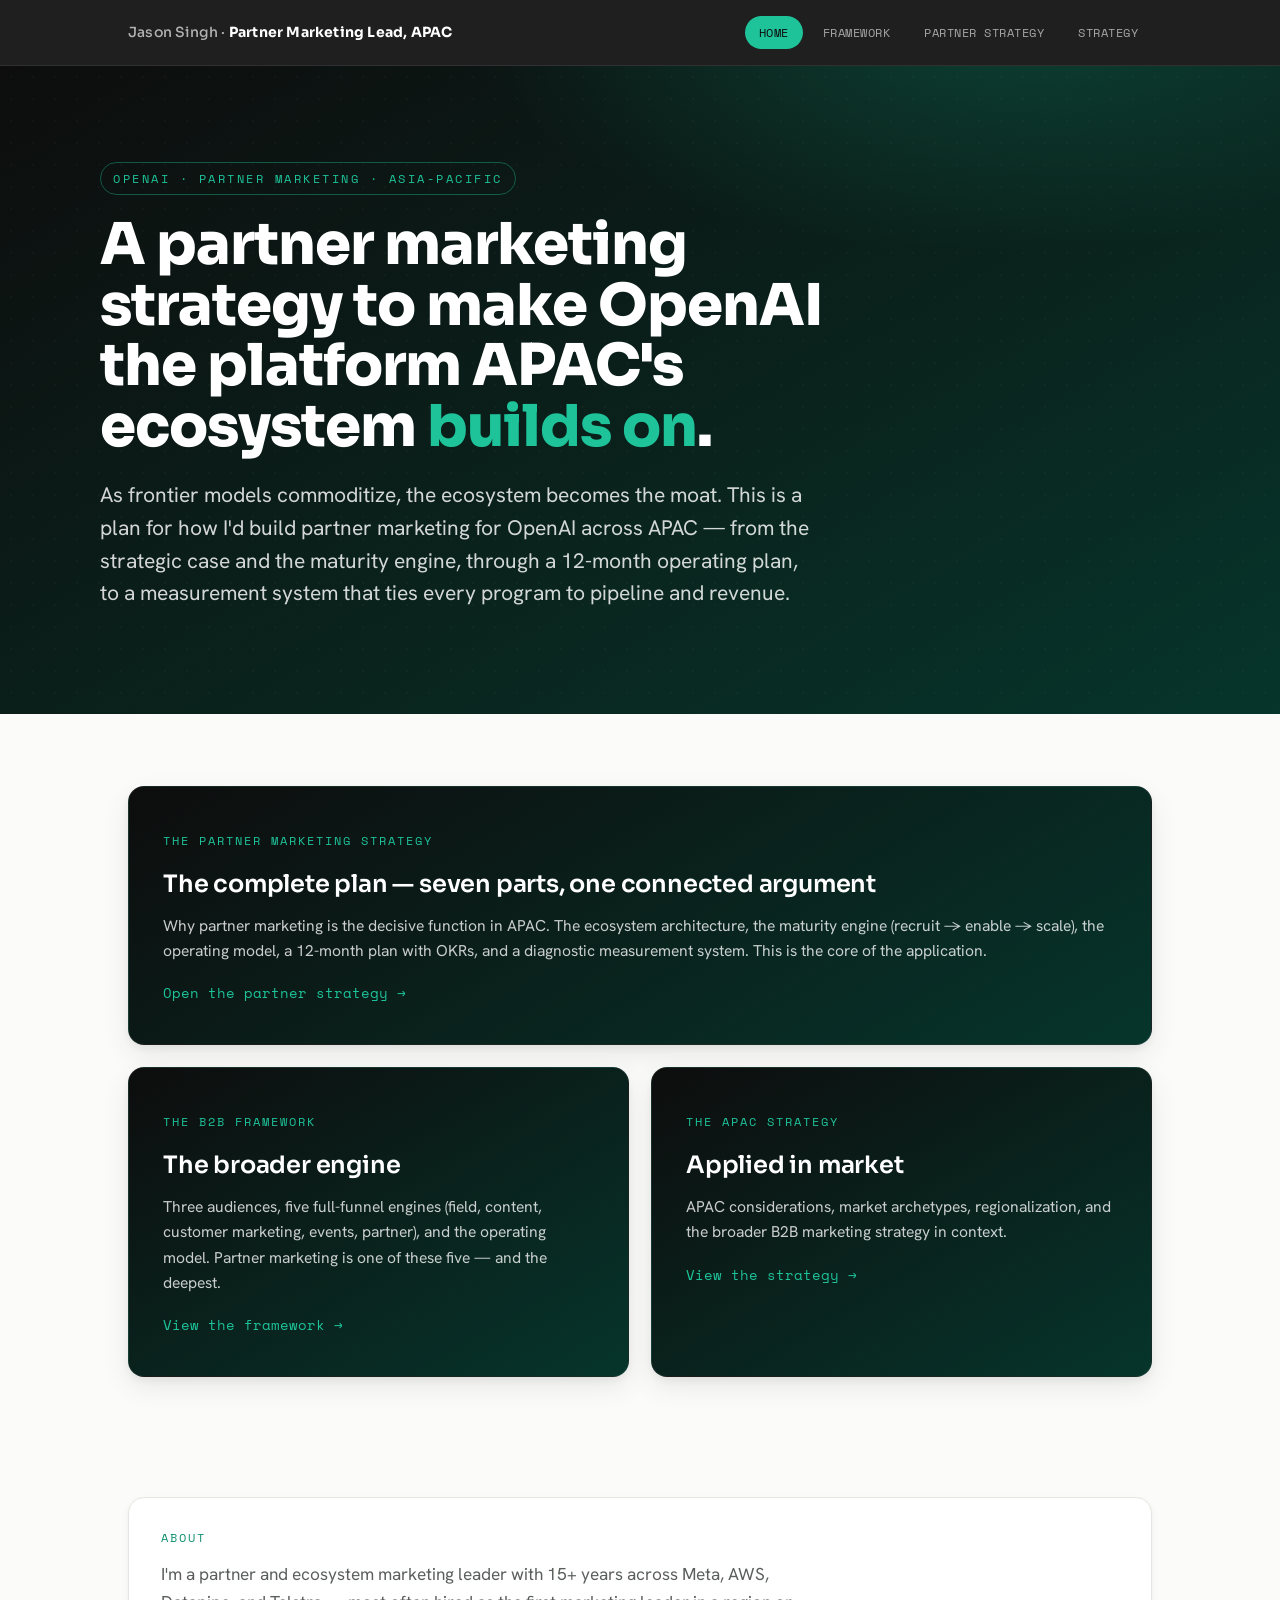
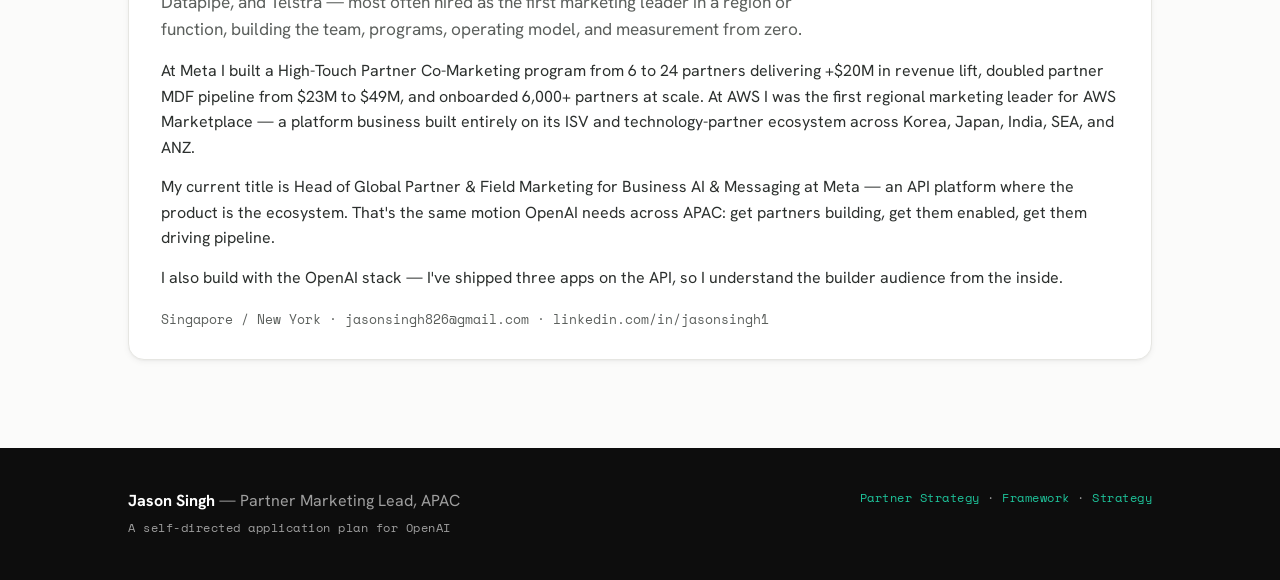
<file: index.html>
<!DOCTYPE html>
<html lang="en">
<head>
<meta charset="UTF-8">
<meta name="viewport" content="width=device-width, initial-scale=1">
<title>Jason Singh · Partner Marketing Lead, APAC — OpenAI</title>
<link rel="stylesheet" href="design-system.css">
</head>
<body>

<nav class="nav-wrap"><div class="nav-inner">
<div class="nav-name">Jason Singh · <b>Partner Marketing Lead, APAC</b></div>
<ul class="nav-links">
<li><a href="index.html" class="active">Home</a></li>
<li><a href="framework.html">Framework</a></li>
<li><a href="partner.html">Partner Strategy</a></li>
<li><a href="strategy.html">Strategy</a></li>
</ul>
</div></nav>

<header class="hero">
<div class="hero-inner">
<span class="eyebrow reveal">OpenAI · Partner Marketing · Asia-Pacific</span>
<h1 class="reveal" style="animation-delay:.06s">A partner marketing strategy to make OpenAI the platform APAC's ecosystem <span class="accent">builds on</span>.</h1>
<p class="lede reveal" style="animation-delay:.14s">As frontier models commoditize, the ecosystem becomes the moat. This is a plan for how I'd build partner marketing for OpenAI across APAC — from the strategic case and the maturity engine, through a 12-month operating plan, to a measurement system that ties every program to pipeline and revenue.</p>
</div>
</header>

<section class="section">
<a class="cta reveal" href="partner.html" style="margin-bottom:22px">
<span class="k">The Partner Marketing Strategy</span>
<h3>The complete plan — seven parts, one connected argument</h3>
<p>Why partner marketing is the decisive function in APAC. The ecosystem architecture, the maturity engine (recruit → enable → scale), the operating model, a 12-month plan with OKRs, and a diagnostic measurement system. This is the core of the application.</p>
<div class="arrow">Open the partner strategy →</div>
</a>

<div class="cta-grid">
<a class="cta reveal" href="framework.html" style="animation-delay:.06s">
<span class="k">The B2B Framework</span>
<h3>The broader engine</h3>
<p>Three audiences, five full-funnel engines (field, content, customer marketing, events, partner), and the operating model. Partner marketing is one of these five — and the deepest.</p>
<div class="arrow">View the framework →</div>
</a>
<a class="cta reveal" href="strategy.html" style="animation-delay:.12s">
<span class="k">The APAC Strategy</span>
<h3>Applied in market</h3>
<p>APAC considerations, market archetypes, regionalization, and the broader B2B marketing strategy in context.</p>
<div class="arrow">View the strategy →</div>
</a>
</div>
</section>

<section class="section tight">
<div class="box reveal">
<div class="section-label">About</div>
<p class="intro">I'm a partner and ecosystem marketing leader with 15+ years across Meta, AWS, Datapipe, and Telstra — most often hired as the first marketing leader in a region or function, building the team, programs, operating model, and measurement from zero.</p>
<p>At Meta I built a High-Touch Partner Co-Marketing program from 6 to 24 partners delivering +$20M in revenue lift, doubled partner MDF pipeline from $23M to $49M, and onboarded 6,000+ partners at scale. At AWS I was the first regional marketing leader for AWS Marketplace — a platform business built entirely on its ISV and technology-partner ecosystem across Korea, Japan, India, SEA, and ANZ.</p>
<p>My current title is Head of Global Partner &amp; Field Marketing for Business AI &amp; Messaging at Meta — an API platform where the product is the ecosystem. That's the same motion OpenAI needs across APAC: get partners building, get them enabled, get them driving pipeline.</p>
<p>I also build with the OpenAI stack — I've shipped three apps on the API, so I understand the builder audience from the inside.</p>
<p class="meta" style="margin-top:18px;font-family:var(--font-mono);font-size:13px;color:var(--slate)">Singapore / New York · jasonsingh826@gmail.com · linkedin.com/in/jasonsingh1</p>
</div>
</section>

<footer class="footer"><div class="footer-inner">
<div><b>Jason Singh</b> — Partner Marketing Lead, APAC<br><span class="mono">A self-directed application plan for OpenAI</span></div>
<div class="mono"><a href="partner.html">Partner Strategy</a> · <a href="framework.html">Framework</a> · <a href="strategy.html">Strategy</a></div>
</div></footer>

</body>
</html>
</file>
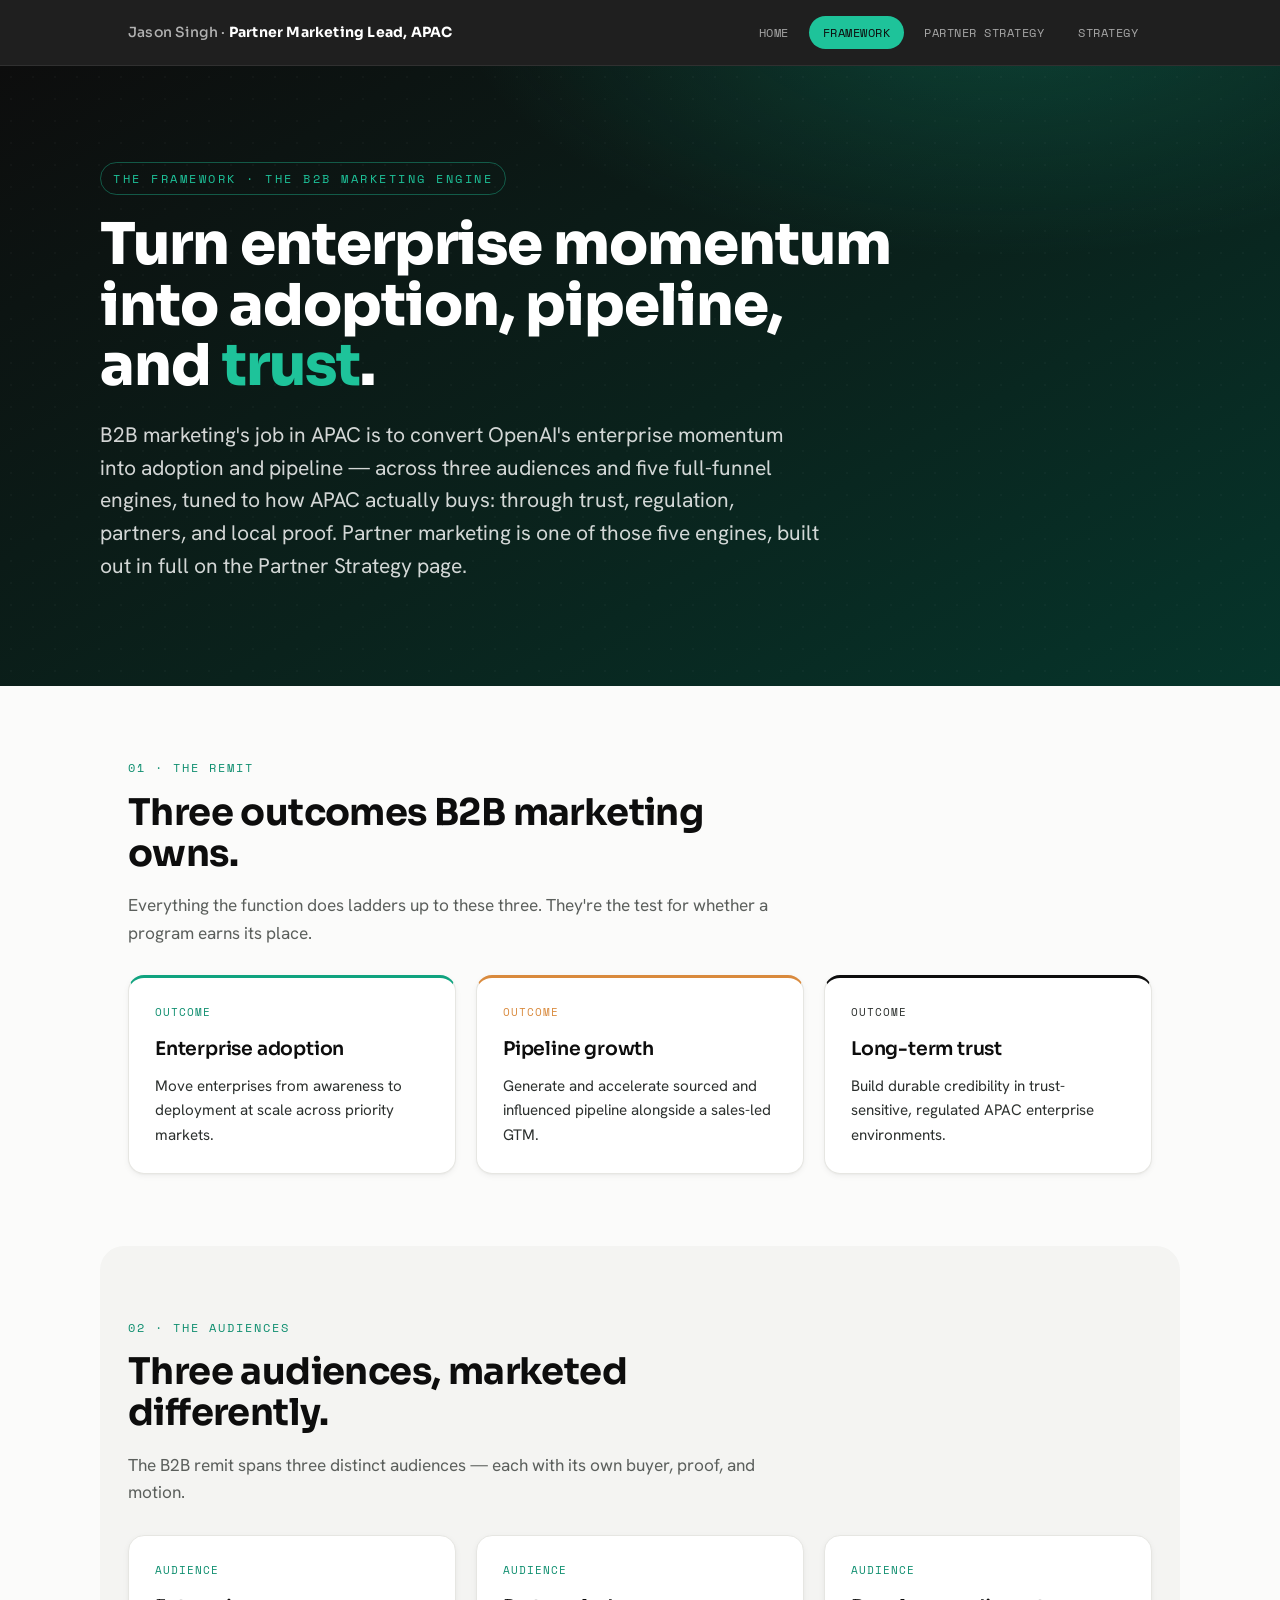
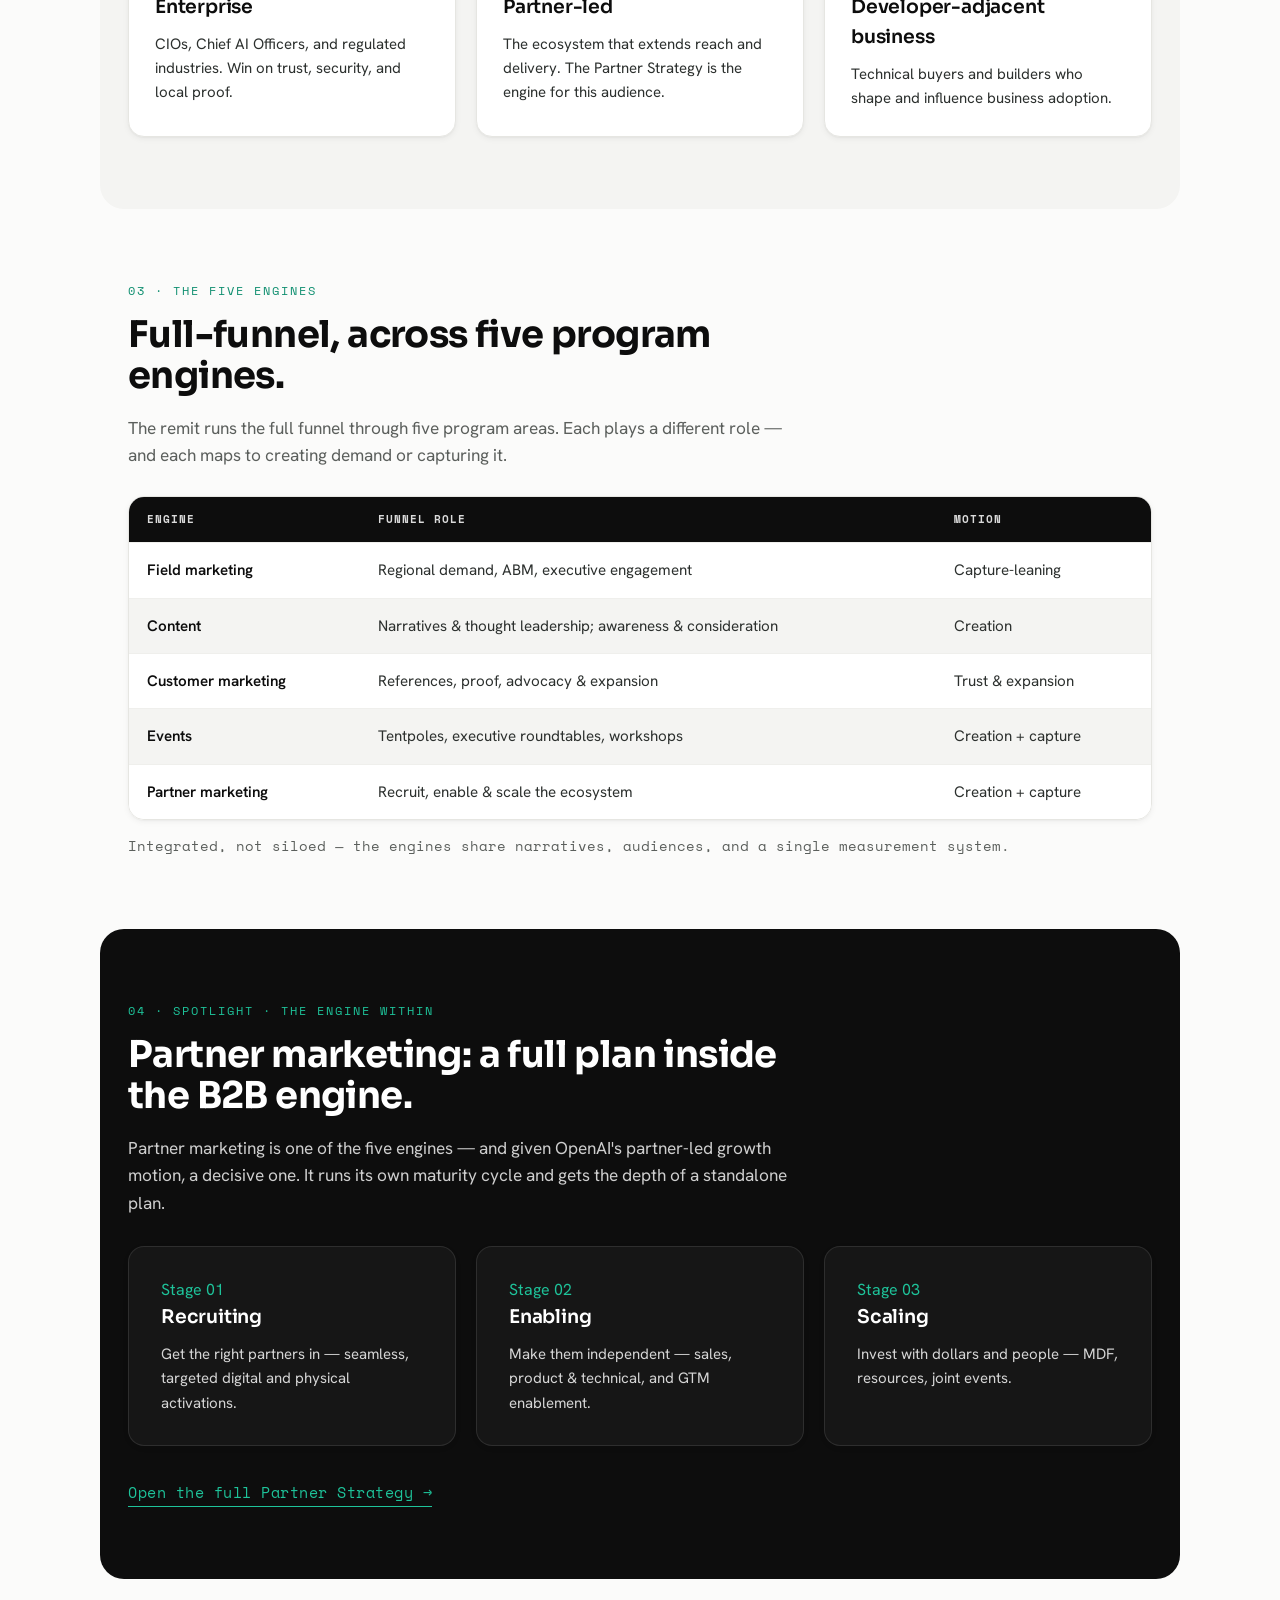
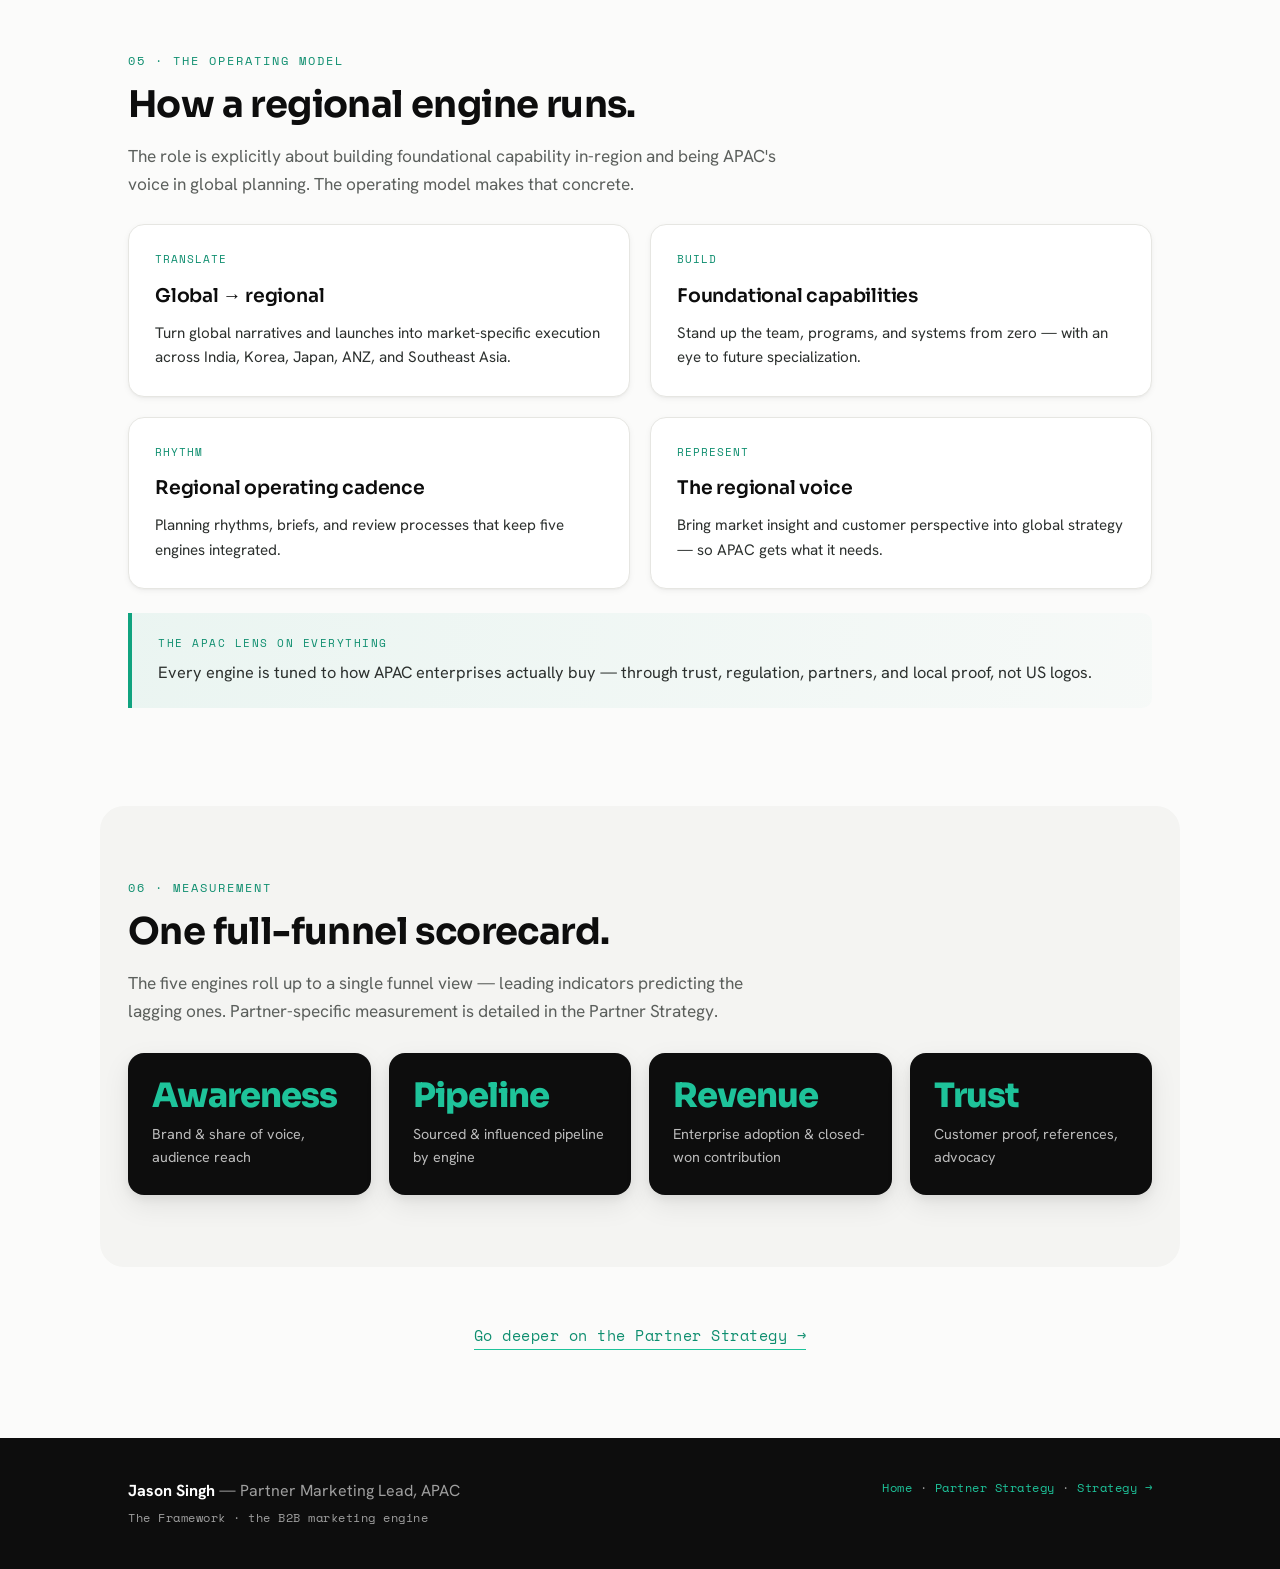
<file: framework.html>
<!DOCTYPE html>
<html lang="en">
<head>
<meta charset="UTF-8">
<meta name="viewport" content="width=device-width, initial-scale=1">
<title>The B2B Marketing Engine — Jason Singh</title>
<link rel="stylesheet" href="design-system.css">
</head>
<body>

<nav class="nav-wrap"><div class="nav-inner">
<div class="nav-name">Jason Singh · <b>Partner Marketing Lead, APAC</b></div>
<ul class="nav-links">
<li><a href="index.html">Home</a></li>
<li><a href="framework.html" class="active">Framework</a></li>
<li><a href="partner.html">Partner Strategy</a></li>
<li><a href="strategy.html">Strategy</a></li>
</ul>
</div></nav>

<header class="hero">
<div class="hero-inner">
<span class="eyebrow reveal">The Framework · The B2B Marketing Engine</span>
<h1 class="reveal" style="animation-delay:.06s">Turn enterprise momentum into adoption, pipeline, and <span class="accent">trust</span>.</h1>
<p class="lede reveal" style="animation-delay:.14s">B2B marketing's job in APAC is to convert OpenAI's enterprise momentum into adoption and pipeline — across three audiences and five full-funnel engines, tuned to how APAC actually buys: through trust, regulation, partners, and local proof. Partner marketing is one of those five engines, built out in full on the Partner Strategy page.</p>
</div>
</header>

<!-- ============ THE REMIT ============ -->
<section class="section">
<div class="section-label">01 · The remit</div>
<h2>Three outcomes B2B marketing owns.</h2>
<p class="intro">Everything the function does ladders up to these three. They're the test for whether a program earns its place.</p>
<div class="grid grid-3" style="margin-top:28px">
<div class="card pcard reveal"><span class="tag">Outcome</span><h3>Enterprise adoption</h3><p style="font-size:.95rem;color:var(--slate-dark)">Move enterprises from awareness to deployment at scale across priority markets.</p></div>
<div class="card pcard amber reveal" style="animation-delay:.08s"><span class="tag" style="color:var(--amber)">Outcome</span><h3>Pipeline growth</h3><p style="font-size:.95rem;color:var(--slate-dark)">Generate and accelerate sourced and influenced pipeline alongside a sales-led GTM.</p></div>
<div class="card pcard ink reveal" style="animation-delay:.16s"><span class="tag" style="color:var(--slate-dark)">Outcome</span><h3>Long-term trust</h3><p style="font-size:.95rem;color:var(--slate-dark)">Build durable credibility in trust-sensitive, regulated APAC enterprise environments.</p></div>
</div>
</section>

<!-- ============ THREE AUDIENCES ============ -->
<section class="section" style="background:var(--paper-2);border-radius:24px">
<div class="section-label">02 · The audiences</div>
<h2>Three audiences, marketed differently.</h2>
<p class="intro">The B2B remit spans three distinct audiences — each with its own buyer, proof, and motion.</p>
<div class="grid grid-3" style="margin-top:28px">
<div class="card reveal"><span class="tag">Audience</span><h3>Enterprise</h3><p style="font-size:.94rem;color:var(--slate-dark)">CIOs, Chief AI Officers, and regulated industries. Win on trust, security, and local proof.</p></div>
<div class="card reveal" style="animation-delay:.06s"><span class="tag">Audience</span><h3>Partner-led</h3><p style="font-size:.94rem;color:var(--slate-dark)">The ecosystem that extends reach and delivery. The Partner Strategy is the engine for this audience.</p></div>
<div class="card reveal" style="animation-delay:.12s"><span class="tag">Audience</span><h3>Developer-adjacent business</h3><p style="font-size:.94rem;color:var(--slate-dark)">Technical buyers and builders who shape and influence business adoption.</p></div>
</div>
</section>

<!-- ============ FIVE ENGINES ============ -->
<section class="section">
<div class="section-label">03 · The five engines</div>
<h2>Full-funnel, across five program engines.</h2>
<p class="intro">The remit runs the full funnel through five program areas. Each plays a different role — and each maps to creating demand or capturing it.</p>
<div class="tbl-wrap reveal" style="margin-top:26px">
<table>
<thead><tr><th>Engine</th><th>Funnel role</th><th>Motion</th></tr></thead>
<tbody>
<tr><td>Field marketing</td><td>Regional demand, ABM, executive engagement</td><td>Capture-leaning</td></tr>
<tr><td>Content</td><td>Narratives &amp; thought leadership; awareness &amp; consideration</td><td>Creation</td></tr>
<tr><td>Customer marketing</td><td>References, proof, advocacy &amp; expansion</td><td>Trust &amp; expansion</td></tr>
<tr><td>Events</td><td>Tentpoles, executive roundtables, workshops</td><td>Creation + capture</td></tr>
<tr><td>Partner marketing</td><td>Recruit, enable &amp; scale the ecosystem</td><td>Creation + capture</td></tr>
</tbody>
</table>
</div>
<p style="font-size:.9rem;color:var(--slate);margin-top:14px;font-family:var(--font-mono)">Integrated, not siloed — the engines share narratives, audiences, and a single measurement system.</p>
</section>

<!-- ============ PARTNER SPOTLIGHT ============ -->
<section class="section" style="background:var(--ink);border-radius:24px;color:#fff">
<div class="section-label" style="color:var(--teal-light)">04 · Spotlight · the engine within</div>
<h2 style="color:#fff">Partner marketing: a full plan inside the B2B engine.</h2>
<p class="intro" style="color:rgba(255,255,255,.8)">Partner marketing is one of the five engines — and given OpenAI's partner-led growth motion, a decisive one. It runs its own maturity cycle and gets the depth of a standalone plan.</p>
<div class="grid grid-3" style="margin-top:28px">
<div class="box reveal" style="background:var(--ink-2);border:1px solid rgba(255,255,255,.1)"><span class="tag" style="color:var(--teal-light)">Stage 01</span><h3 style="color:#fff">Recruiting</h3><p style="color:rgba(255,255,255,.82);font-size:.94rem">Get the right partners in — seamless, targeted digital and physical activations.</p></div>
<div class="box reveal" style="animation-delay:.08s;background:var(--ink-2);border:1px solid rgba(255,255,255,.1)"><span class="tag" style="color:var(--teal-light)">Stage 02</span><h3 style="color:#fff">Enabling</h3><p style="color:rgba(255,255,255,.82);font-size:.94rem">Make them independent — sales, product &amp; technical, and GTM enablement.</p></div>
<div class="box reveal" style="animation-delay:.16s;background:var(--ink-2);border:1px solid rgba(255,255,255,.1)"><span class="tag" style="color:var(--teal-light)">Stage 03</span><h3 style="color:#fff">Scaling</h3><p style="color:rgba(255,255,255,.82);font-size:.94rem">Invest with dollars and people — MDF, resources, joint events.</p></div>
</div>
<div style="margin-top:26px"><a class="pagelink" href="partner.html" style="color:var(--teal-light);border-color:var(--teal-light);font-size:15px">Open the full Partner Strategy  →</a></div>
</section>

<!-- ============ OPERATING MODEL ============ -->
<section class="section">
<div class="section-label">05 · The operating model</div>
<h2>How a regional engine runs.</h2>
<p class="intro">The role is explicitly about building foundational capability in-region and being APAC's voice in global planning. The operating model makes that concrete.</p>
<div class="grid grid-2" style="margin-top:26px">
<div class="card reveal"><span class="tag">Translate</span><h3>Global → regional</h3><p style="font-size:.95rem;color:var(--slate-dark)">Turn global narratives and launches into market-specific execution across India, Korea, Japan, ANZ, and Southeast Asia.</p></div>
<div class="card reveal" style="animation-delay:.06s"><span class="tag">Build</span><h3>Foundational capabilities</h3><p style="font-size:.95rem;color:var(--slate-dark)">Stand up the team, programs, and systems from zero — with an eye to future specialization.</p></div>
<div class="card reveal" style="animation-delay:.12s"><span class="tag">Rhythm</span><h3>Regional operating cadence</h3><p style="font-size:.95rem;color:var(--slate-dark)">Planning rhythms, briefs, and review processes that keep five engines integrated.</p></div>
<div class="card reveal" style="animation-delay:.18s"><span class="tag">Represent</span><h3>The regional voice</h3><p style="font-size:.95rem;color:var(--slate-dark)">Bring market insight and customer perspective into global strategy — so APAC gets what it needs.</p></div>
</div>
<div class="callout" style="margin-top:24px"><span class="k">The APAC lens on everything</span><p>Every engine is tuned to how APAC enterprises actually buy — through trust, regulation, partners, and local proof, not US logos.</p></div>
</section>

<!-- ============ MEASUREMENT ============ -->
<section class="section" style="background:var(--paper-2);border-radius:24px">
<div class="section-label">06 · Measurement</div>
<h2>One full-funnel scorecard.</h2>
<p class="intro">The five engines roll up to a single funnel view — leading indicators predicting the lagging ones. Partner-specific measurement is detailed in the Partner Strategy.</p>
<div class="kpi-grid" style="margin-top:28px">
<div class="kpi"><div class="num">Awareness</div><div class="lab">Brand &amp; share of voice, audience reach</div></div>
<div class="kpi"><div class="num">Pipeline</div><div class="lab">Sourced &amp; influenced pipeline by engine</div></div>
<div class="kpi"><div class="num">Revenue</div><div class="lab">Enterprise adoption &amp; closed-won contribution</div></div>
<div class="kpi"><div class="num">Trust</div><div class="lab">Customer proof, references, advocacy</div></div>
</div>
</section>

<section class="section tight" style="text-align:center">
<a class="pagelink" href="partner.html" style="font-size:15px">Go deeper on the Partner Strategy  →</a>
</section>

<footer class="footer"><div class="footer-inner">
<div><b>Jason Singh</b> — Partner Marketing Lead, APAC<br><span class="mono">The Framework · the B2B marketing engine</span></div>
<div class="mono"><a href="index.html">Home</a> · <a href="partner.html">Partner Strategy</a> · <a href="strategy.html">Strategy →</a></div>
</div></footer>

</body>
</html>
</file>
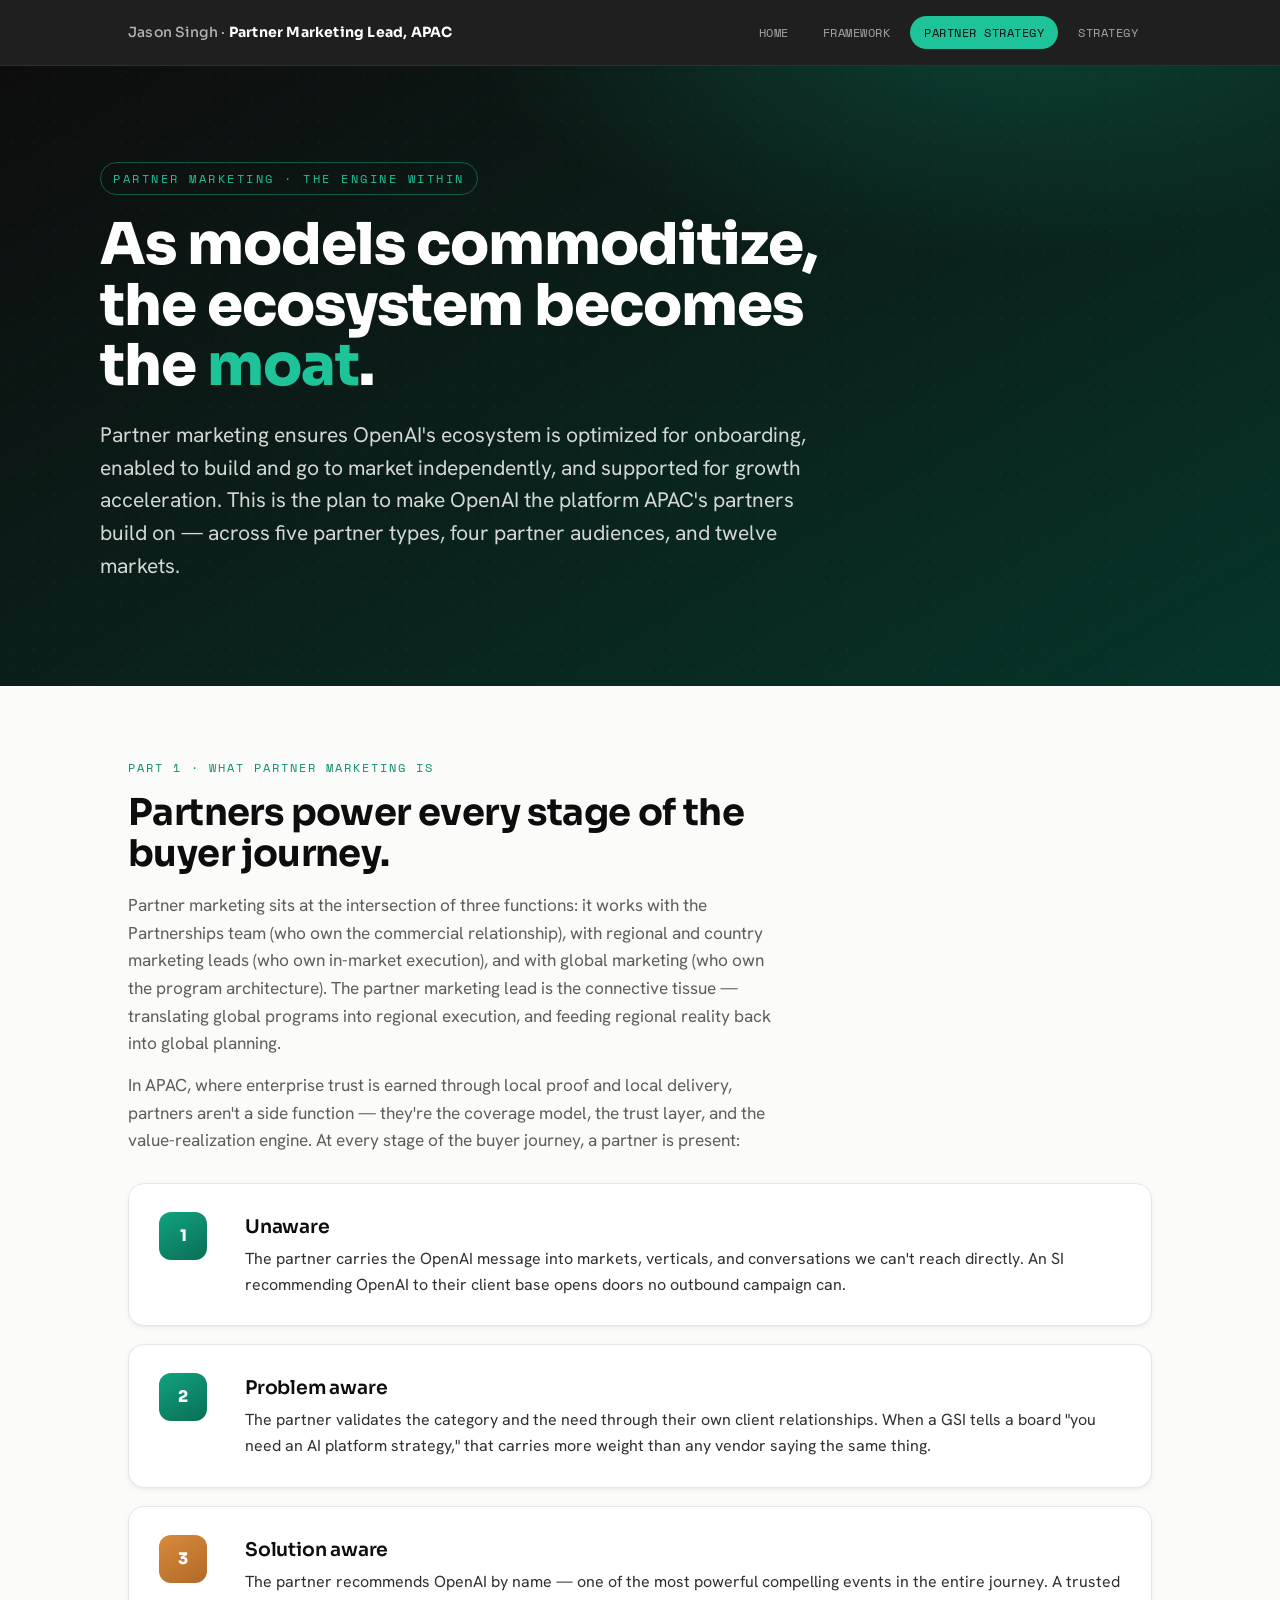
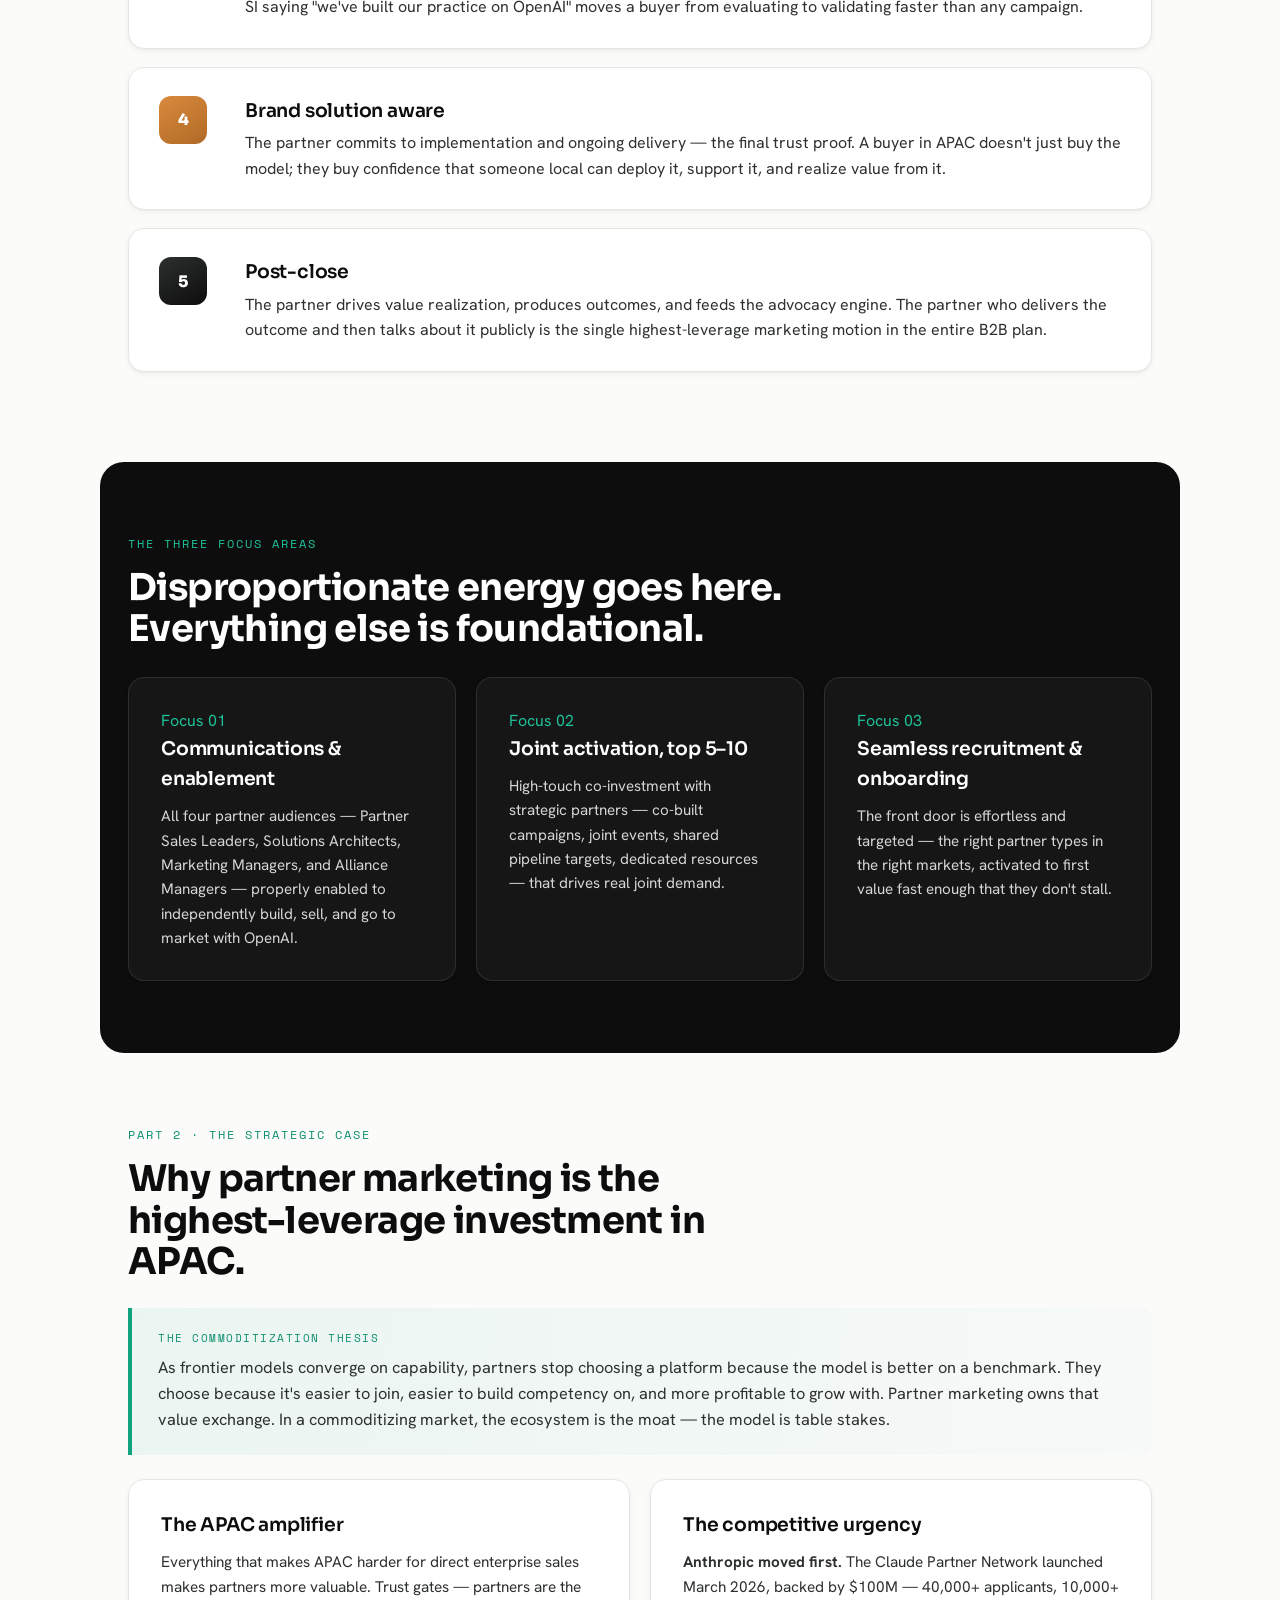
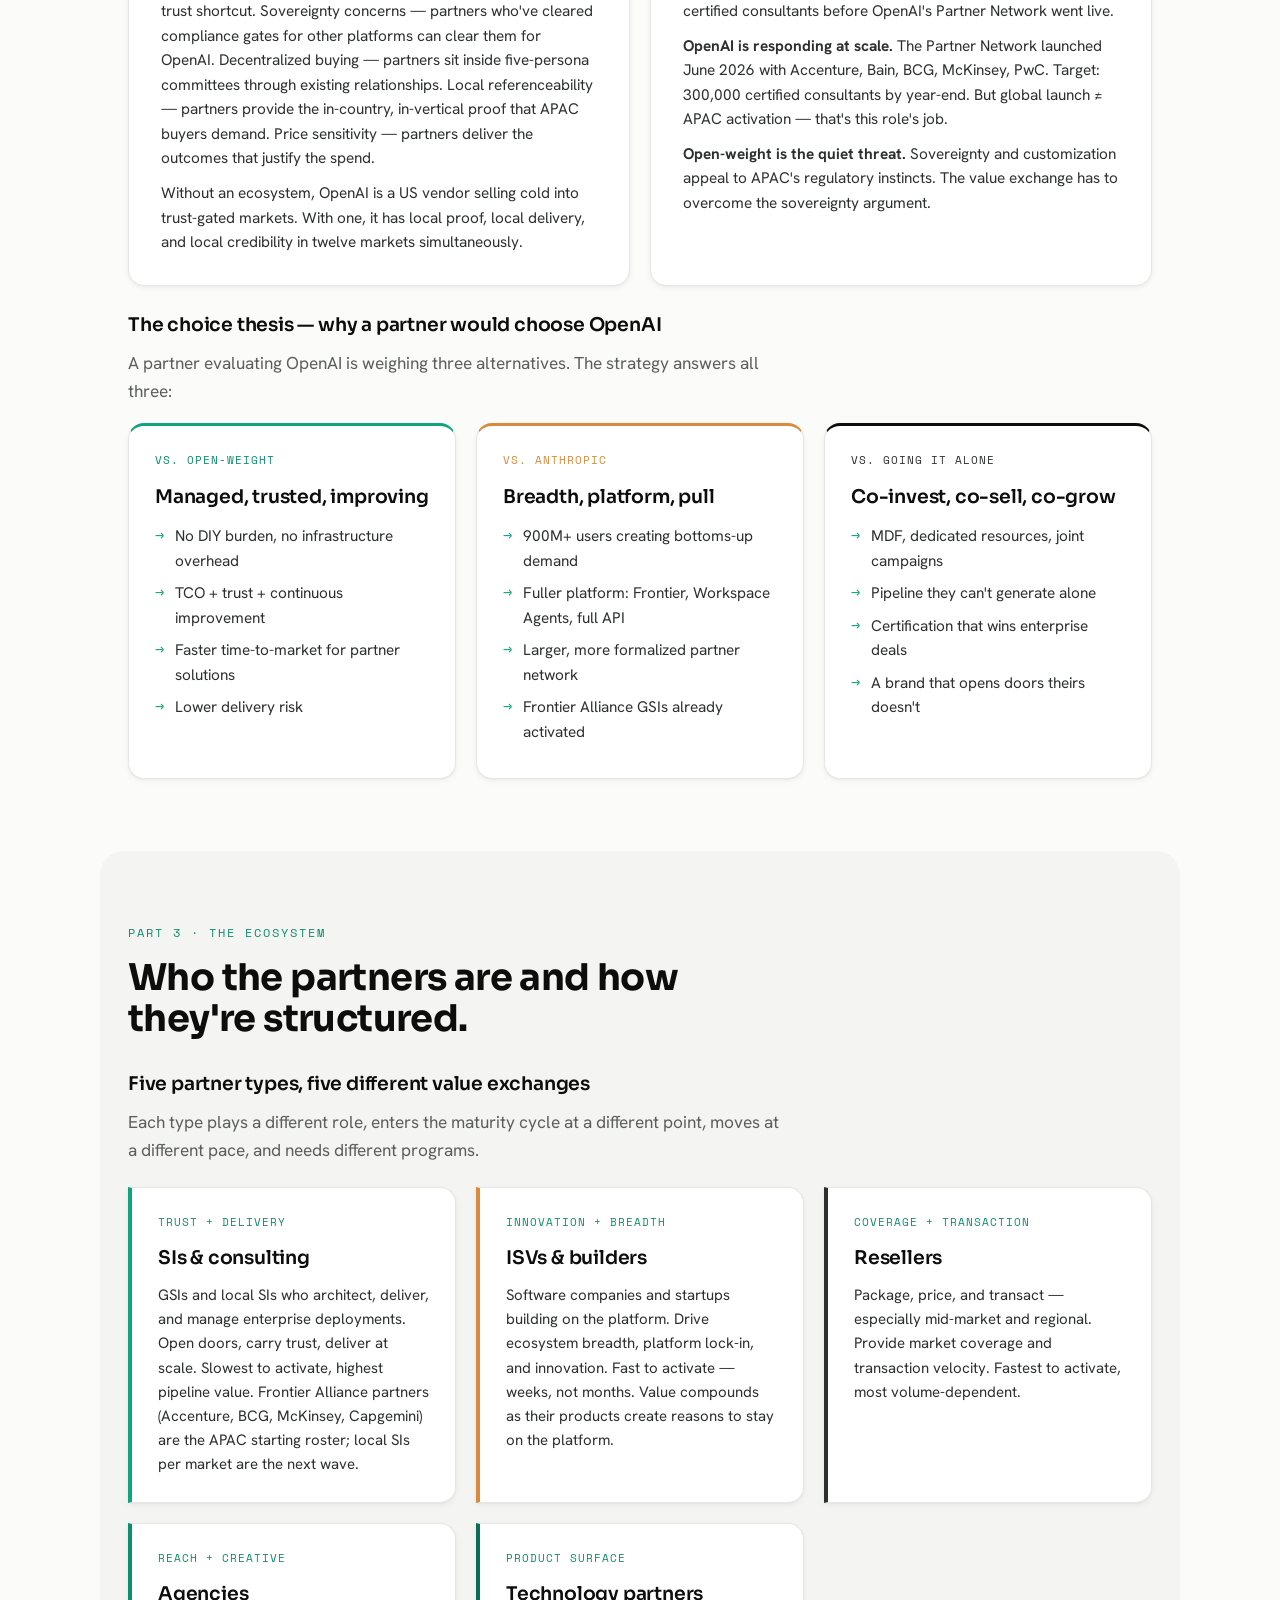
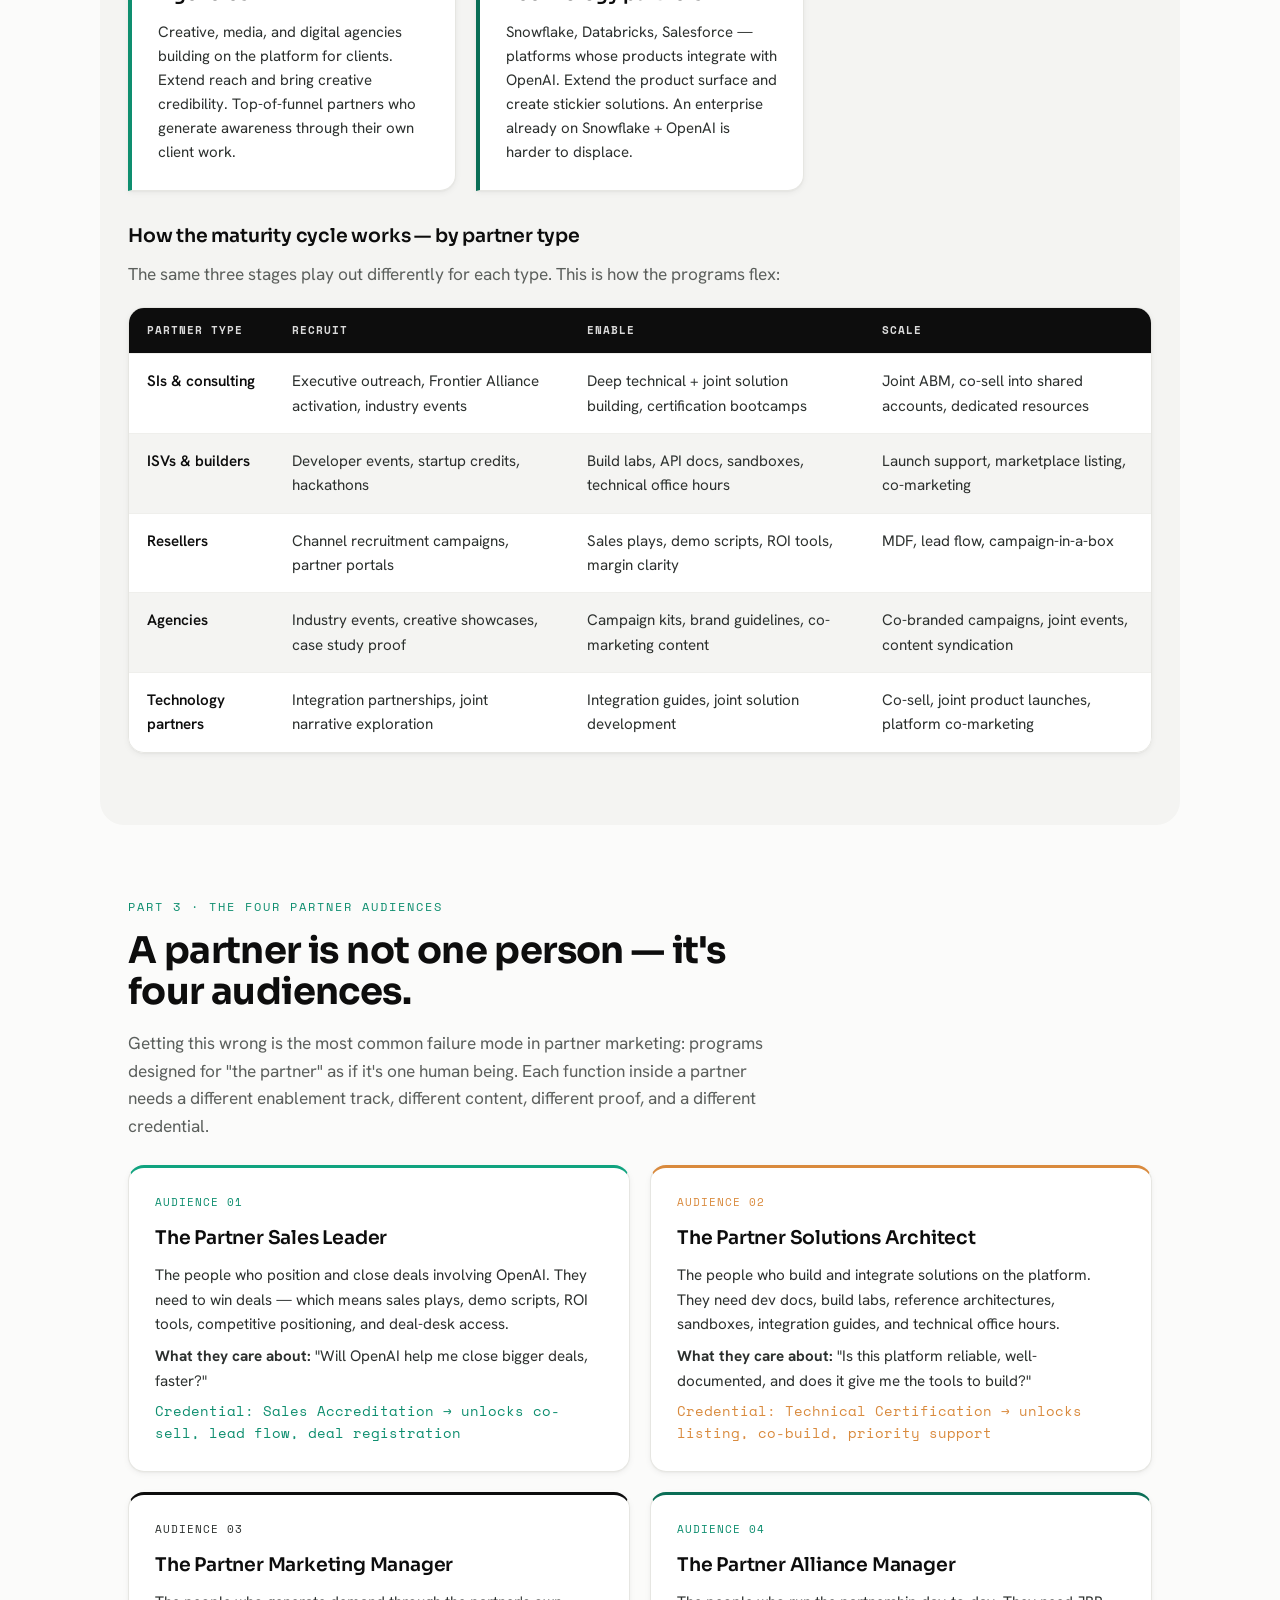
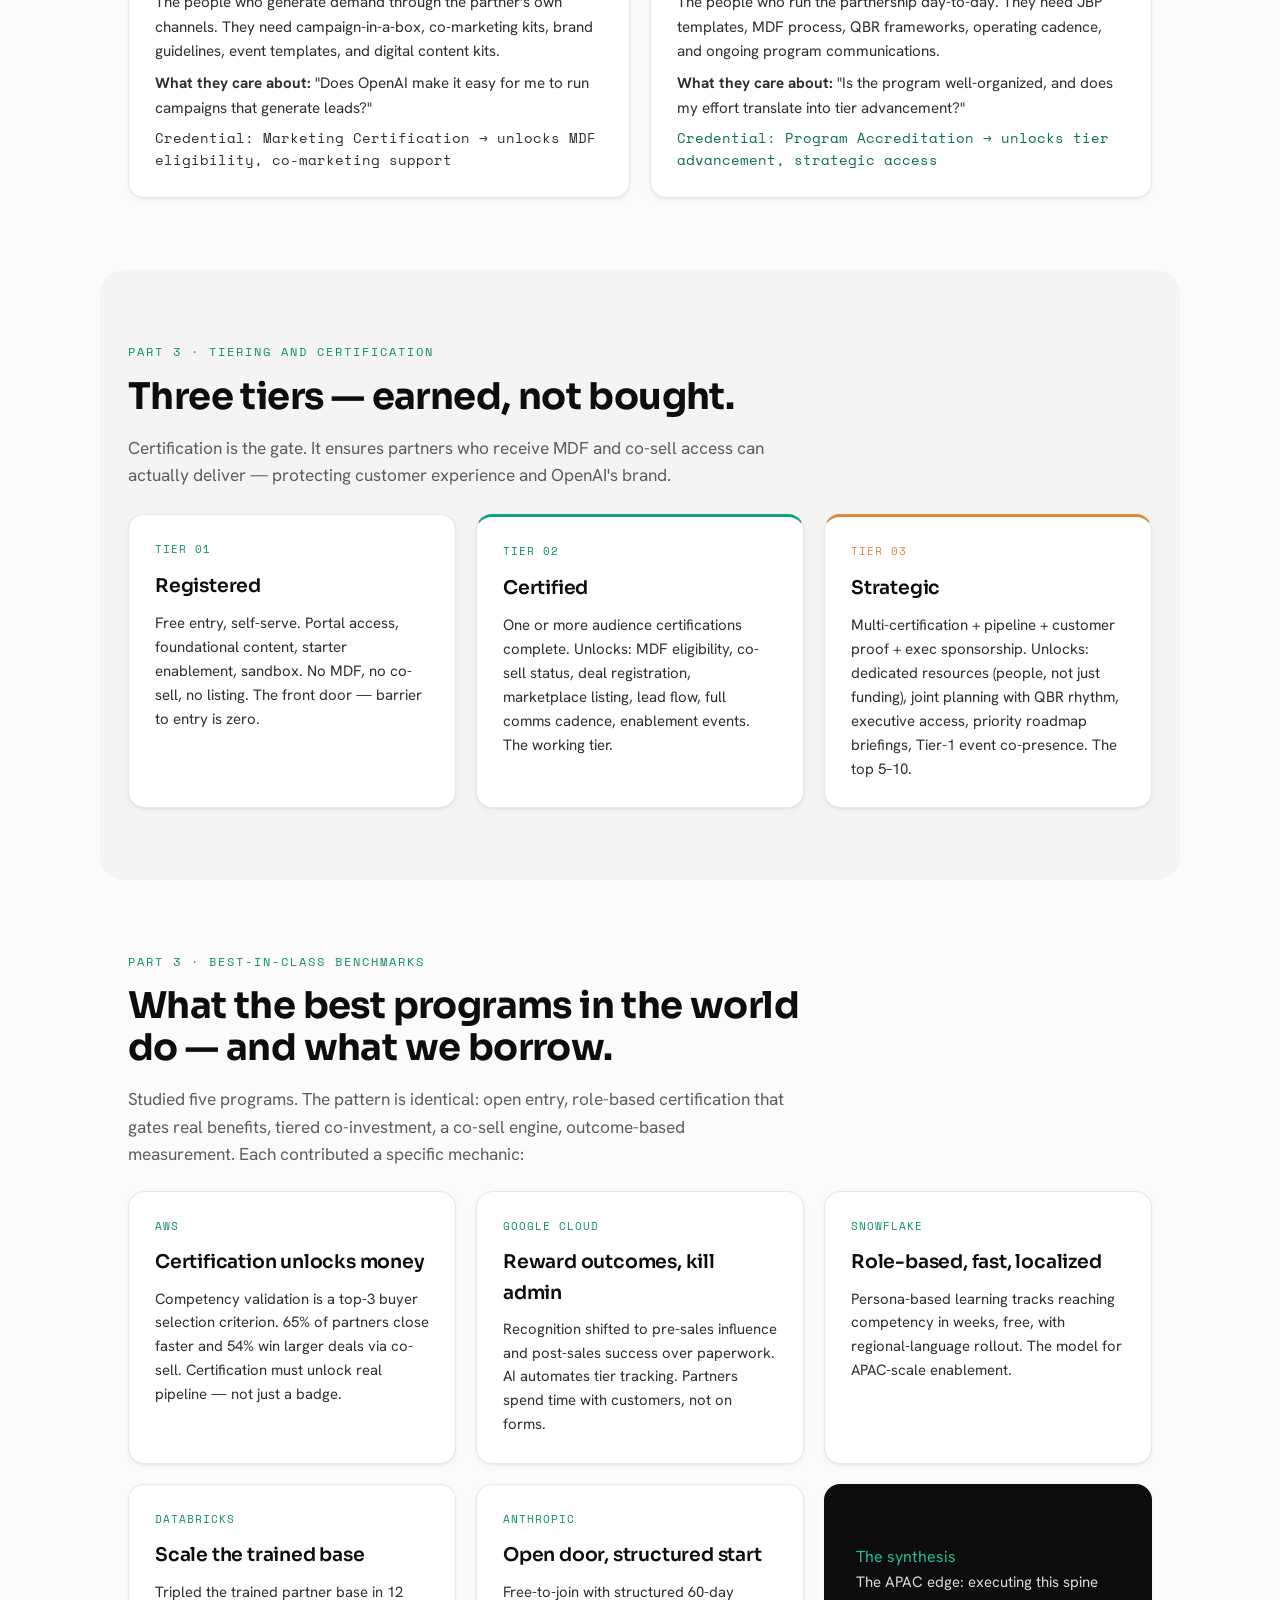
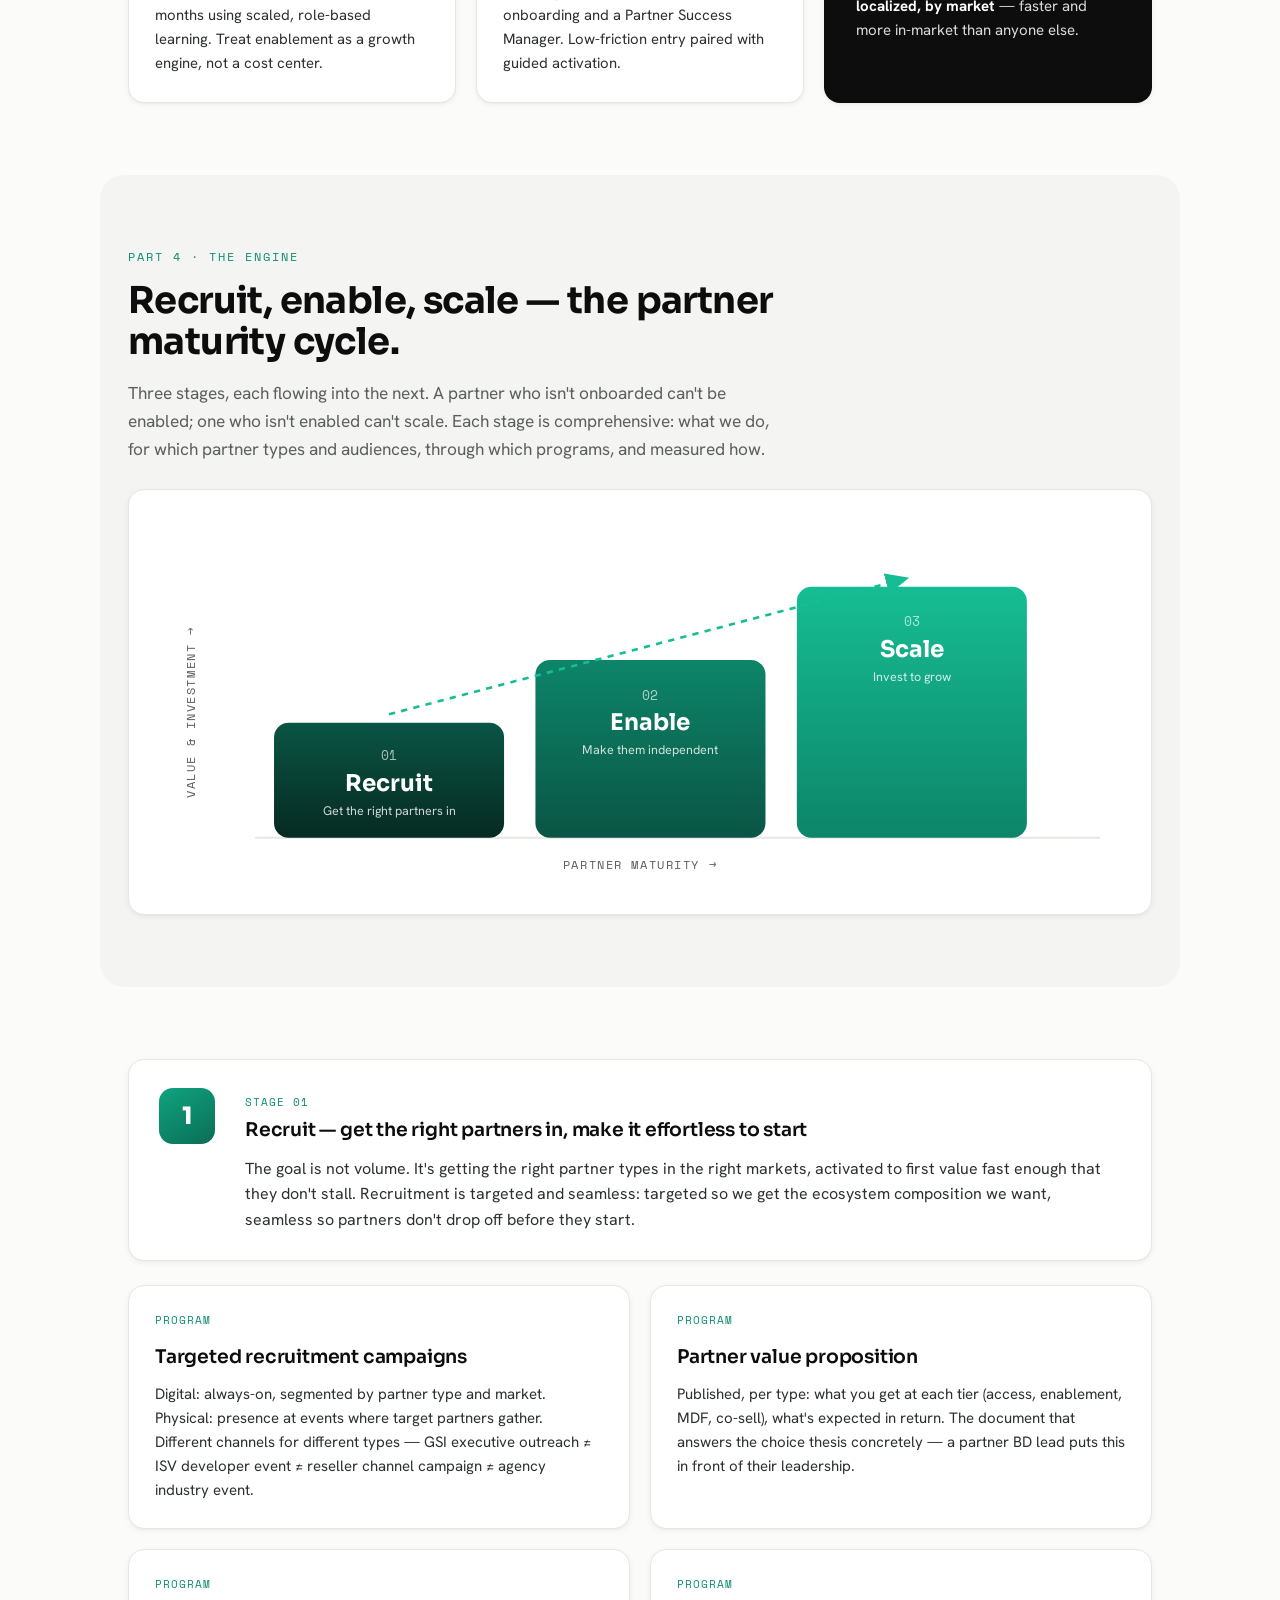
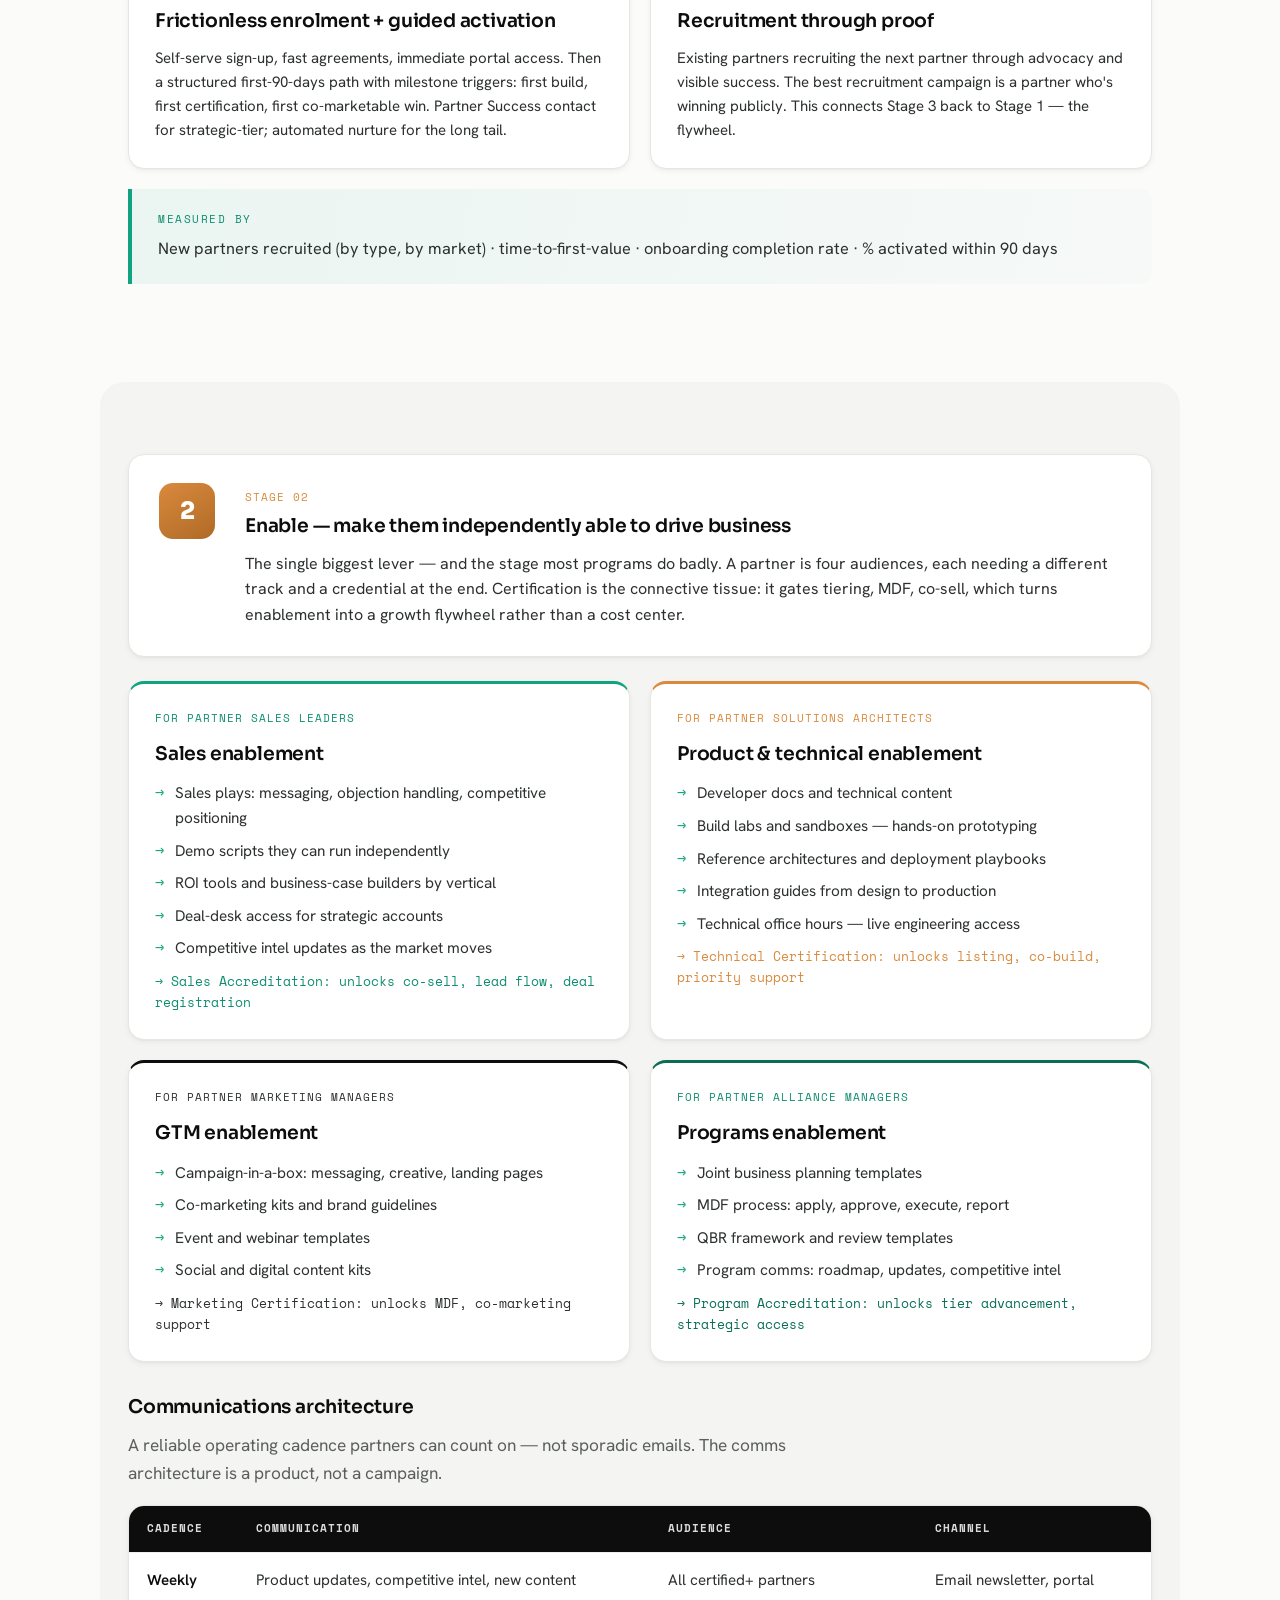
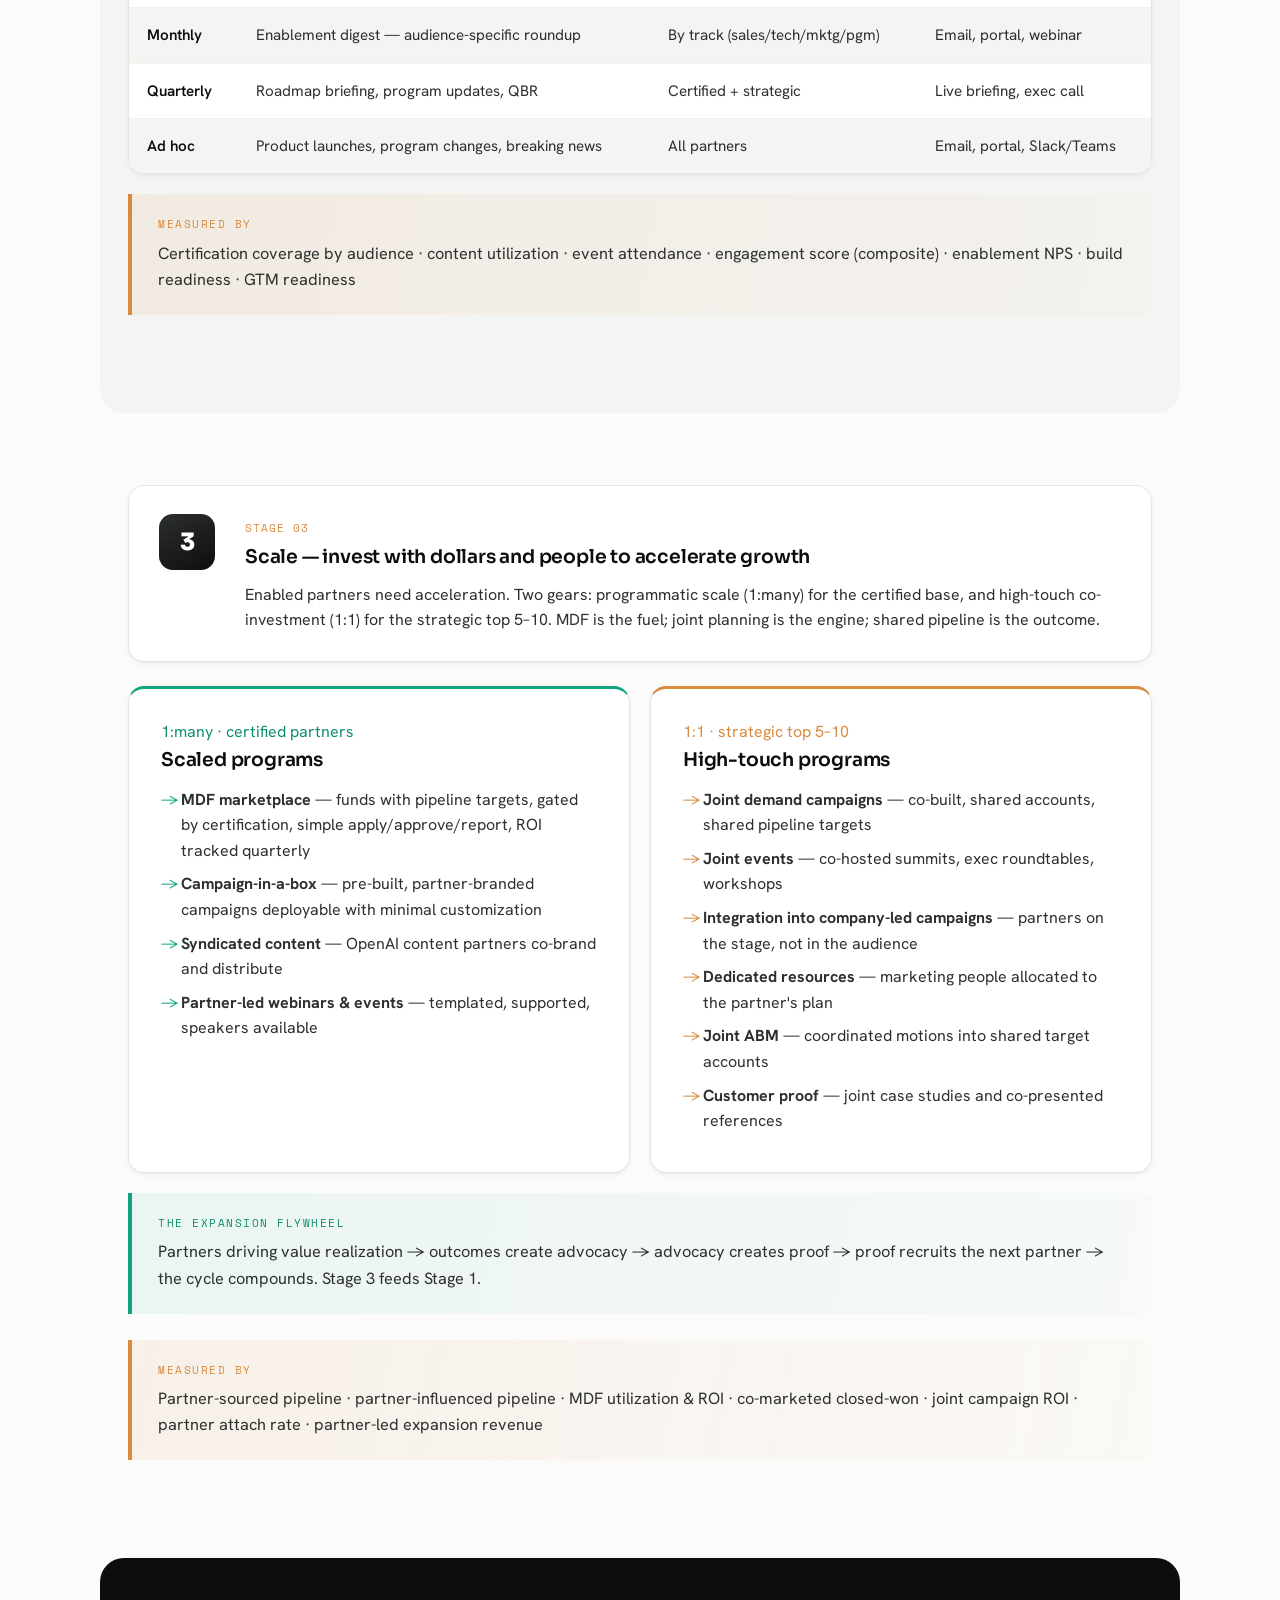
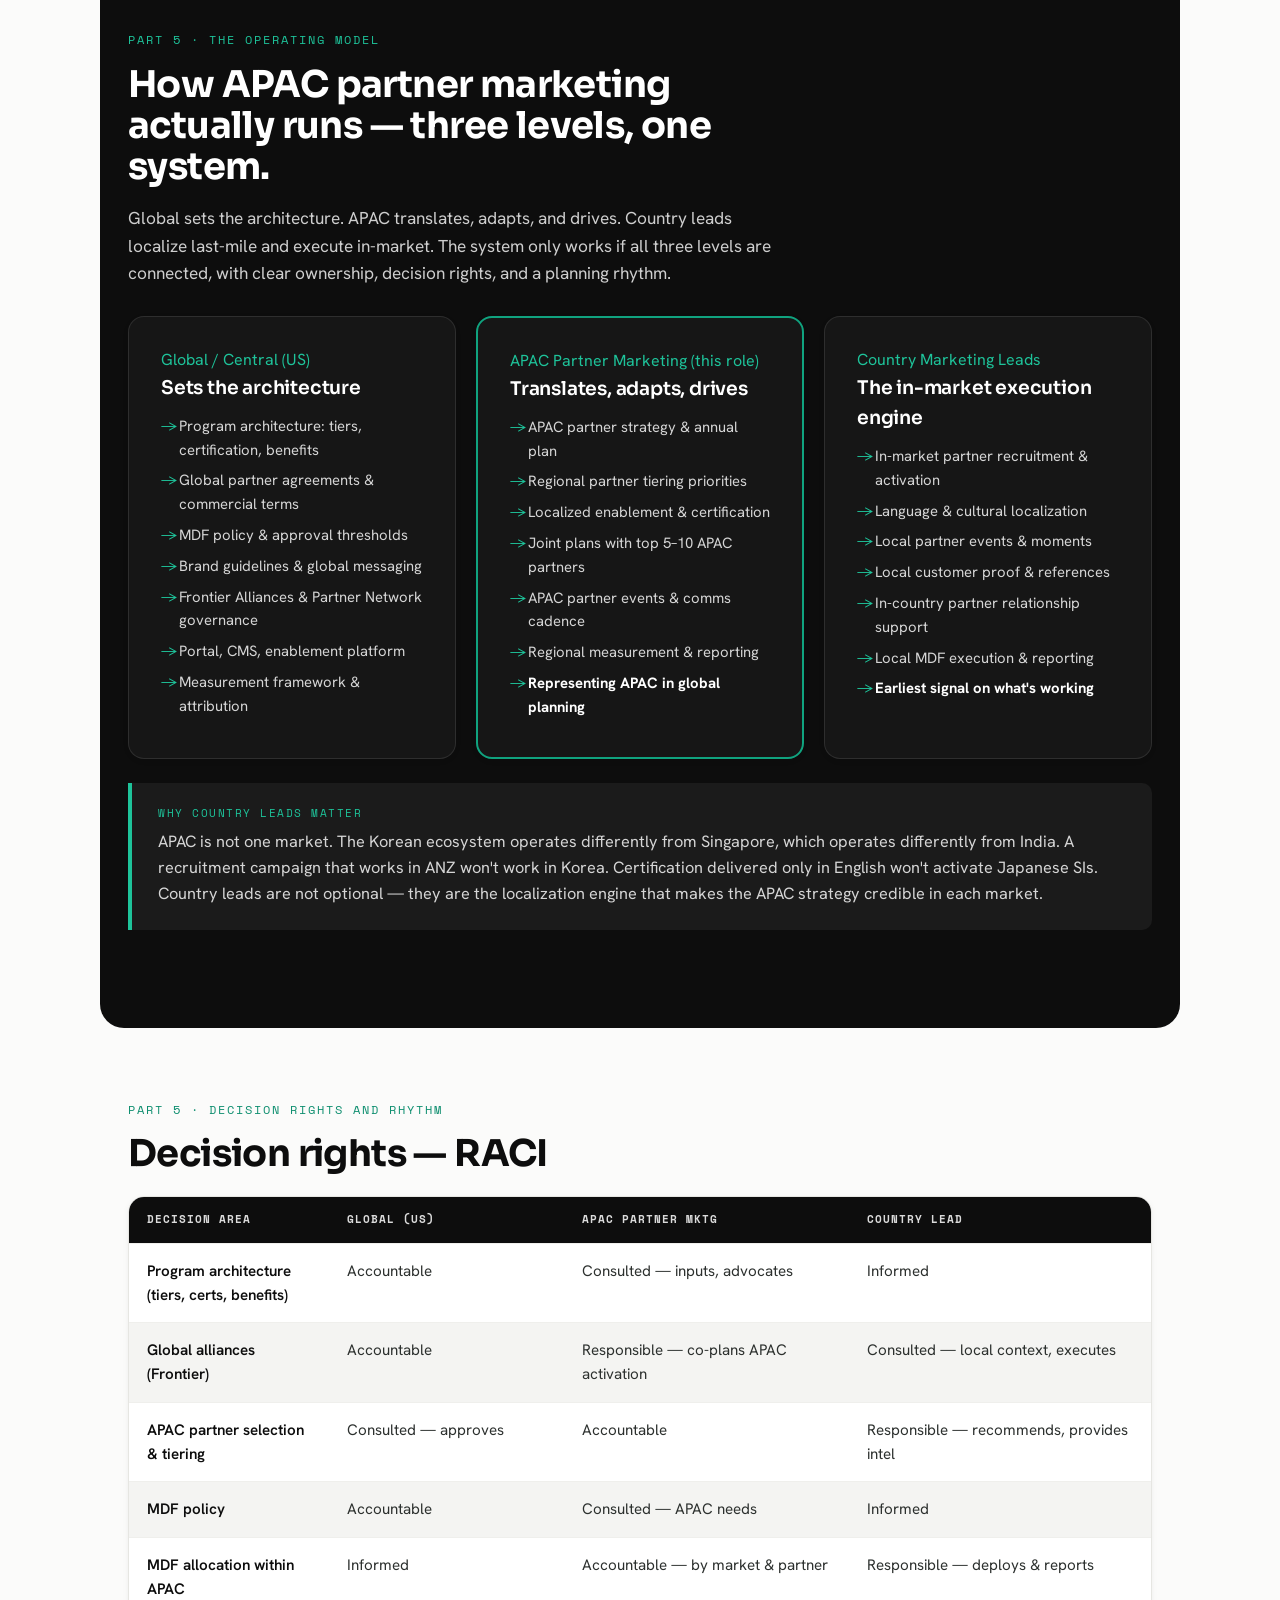
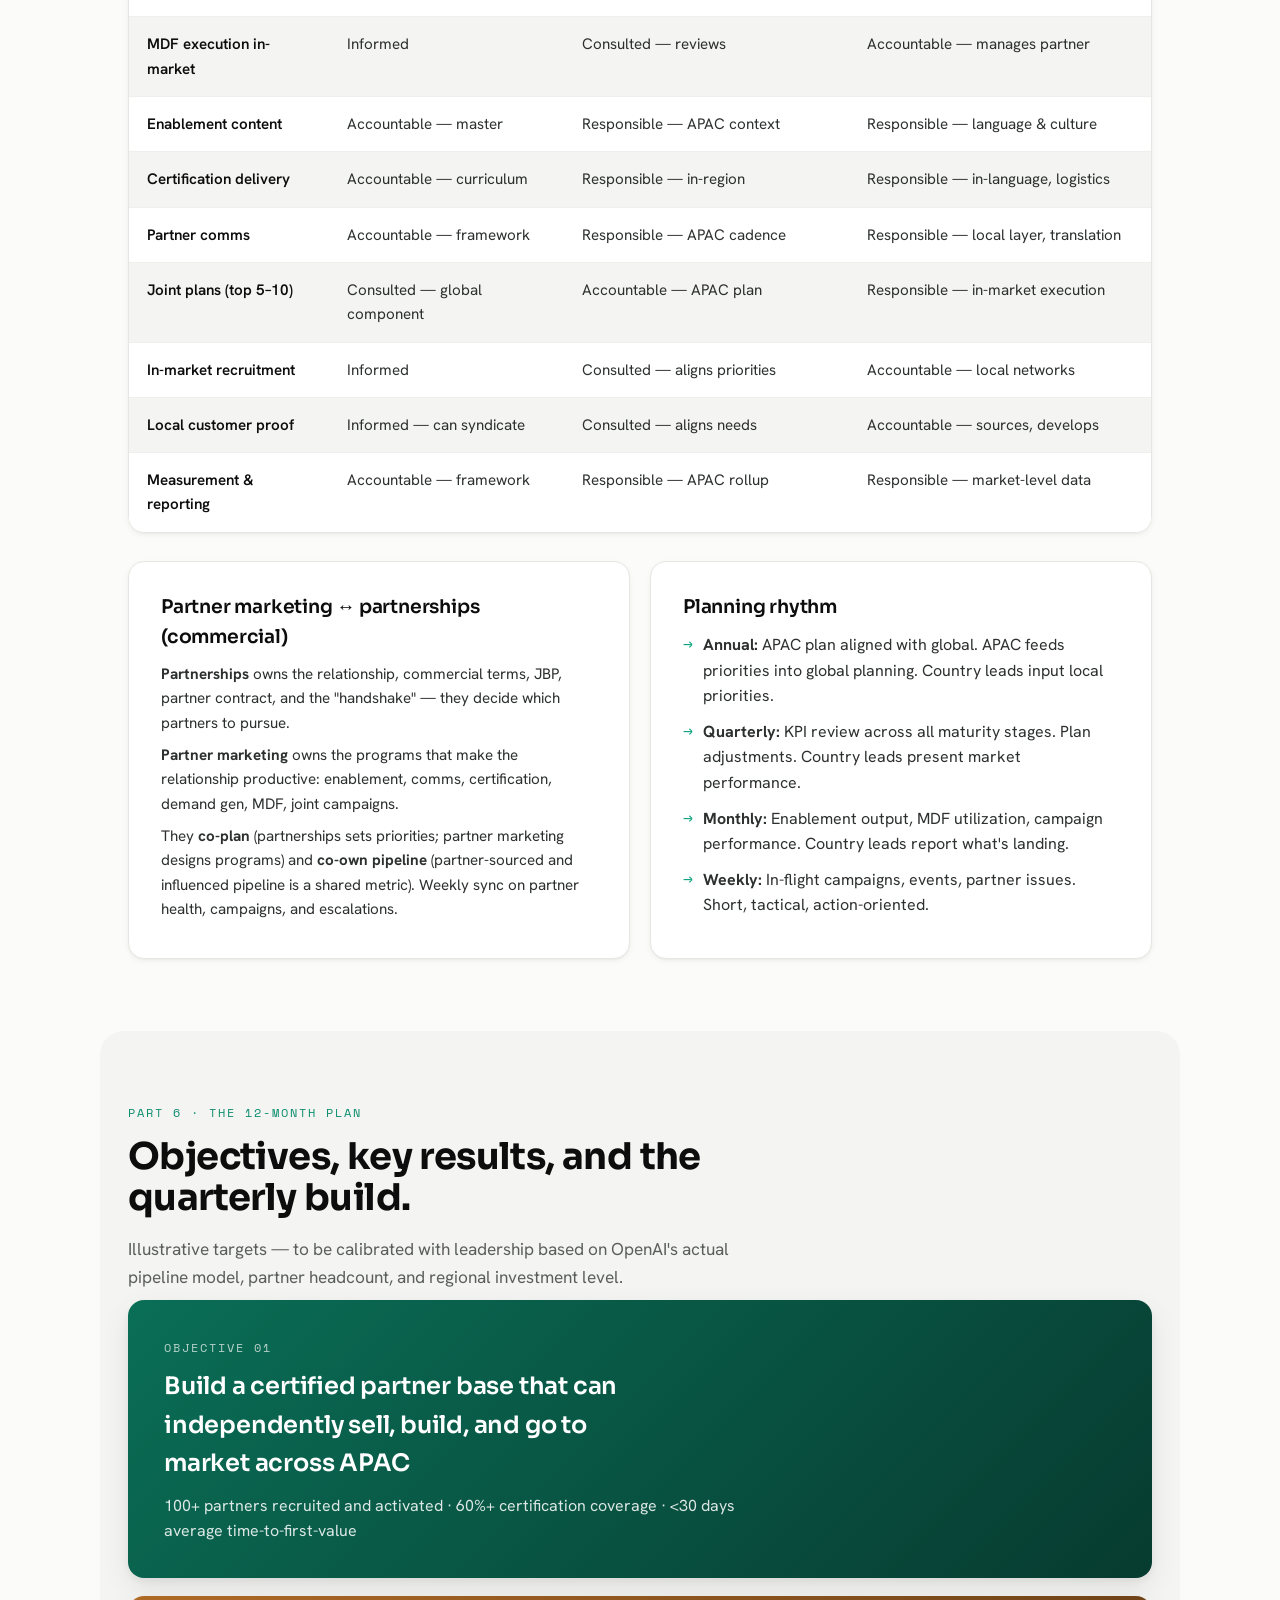
<file: partner.html>
<!DOCTYPE html>
<html lang="en">
<head>
<meta charset="UTF-8">
<meta name="viewport" content="width=device-width, initial-scale=1">
<title>Partner Marketing Strategy — Jason Singh · OpenAI</title>
<link rel="stylesheet" href="design-system.css">
</head>
<body>

<nav class="nav-wrap"><div class="nav-inner">
<div class="nav-name">Jason Singh · <b>Partner Marketing Lead, APAC</b></div>
<ul class="nav-links">
<li><a href="index.html">Home</a></li>
<li><a href="framework.html">Framework</a></li>
<li><a href="partner.html" class="active">Partner Strategy</a></li>
<li><a href="strategy.html">Strategy</a></li>
</ul>
</div></nav>

<header class="hero">
<div class="hero-inner">
<span class="eyebrow reveal">Partner Marketing · The Engine Within</span>
<h1 class="reveal" style="animation-delay:.06s">As models commoditize, the ecosystem becomes the <span class="accent">moat</span>.</h1>
<p class="lede reveal" style="animation-delay:.14s">Partner marketing ensures OpenAI's ecosystem is optimized for onboarding, enabled to build and go to market independently, and supported for growth acceleration. This is the plan to make OpenAI the platform APAC's partners build on — across five partner types, four partner audiences, and twelve markets.</p>
</div>
</header>

<!-- ============ PART 1 · WHAT & WHY IT MATTERS ============ -->
<section class="section">
<div class="section-label">Part 1 · What partner marketing is</div>
<h2>Partners power every stage of the buyer journey.</h2>
<p class="intro">Partner marketing sits at the intersection of three functions: it works with the Partnerships team (who own the commercial relationship), with regional and country marketing leads (who own in-market execution), and with global marketing (who own the program architecture). The partner marketing lead is the connective tissue — translating global programs into regional execution, and feeding regional reality back into global planning.</p>
<p class="intro">In APAC, where enterprise trust is earned through local proof and local delivery, partners aren't a side function — they're the coverage model, the trust layer, and the value-realization engine. At every stage of the buyer journey, a partner is present:</p>

<div style="margin-top:28px">
<div class="stage reveal">
<div class="no" style="font-size:1rem;width:48px;height:48px;border-radius:12px">1</div>
<div><h3 style="margin-bottom:4px">Unaware</h3><p style="color:var(--slate-dark)">The partner carries the OpenAI message into markets, verticals, and conversations we can't reach directly. An SI recommending OpenAI to their client base opens doors no outbound campaign can.</p></div>
</div>
<div class="stage reveal" style="animation-delay:.05s">
<div class="no" style="font-size:1rem;width:48px;height:48px;border-radius:12px">2</div>
<div><h3 style="margin-bottom:4px">Problem aware</h3><p style="color:var(--slate-dark)">The partner validates the category and the need through their own client relationships. When a GSI tells a board "you need an AI platform strategy," that carries more weight than any vendor saying the same thing.</p></div>
</div>
<div class="stage s2 reveal" style="animation-delay:.1s">
<div class="no" style="font-size:1rem;width:48px;height:48px;border-radius:12px">3</div>
<div><h3 style="margin-bottom:4px">Solution aware</h3><p style="color:var(--slate-dark)">The partner recommends OpenAI by name — one of the most powerful compelling events in the entire journey. A trusted SI saying "we've built our practice on OpenAI" moves a buyer from evaluating to validating faster than any campaign.</p></div>
</div>
<div class="stage s2 reveal" style="animation-delay:.15s">
<div class="no" style="font-size:1rem;width:48px;height:48px;border-radius:12px">4</div>
<div><h3 style="margin-bottom:4px">Brand solution aware</h3><p style="color:var(--slate-dark)">The partner commits to implementation and ongoing delivery — the final trust proof. A buyer in APAC doesn't just buy the model; they buy confidence that someone local can deploy it, support it, and realize value from it.</p></div>
</div>
<div class="stage s3 reveal" style="animation-delay:.2s">
<div class="no" style="font-size:1rem;width:48px;height:48px;border-radius:12px">5</div>
<div><h3 style="margin-bottom:4px">Post-close</h3><p style="color:var(--slate-dark)">The partner drives value realization, produces outcomes, and feeds the advocacy engine. The partner who delivers the outcome and then talks about it publicly is the single highest-leverage marketing motion in the entire B2B plan.</p></div>
</div>
</div>
</section>

<!-- THREE FOCUS AREAS -->
<section class="section" style="background:var(--ink);border-radius:24px;color:#fff">
<div class="section-label" style="color:var(--teal-light)">The three focus areas</div>
<h2 style="color:#fff">Disproportionate energy goes here. Everything else is foundational.</h2>
<div class="grid grid-3" style="margin-top:28px">
<div class="box reveal" style="background:var(--ink-2);border:1px solid rgba(255,255,255,.1)"><span class="tag" style="color:var(--teal-light)">Focus 01</span><h3 style="color:#fff">Communications &amp; enablement</h3><p style="color:rgba(255,255,255,.82);font-size:.95rem">All four partner audiences — Partner Sales Leaders, Solutions Architects, Marketing Managers, and Alliance Managers — properly enabled to independently build, sell, and go to market with OpenAI.</p></div>
<div class="box reveal" style="animation-delay:.08s;background:var(--ink-2);border:1px solid rgba(255,255,255,.1)"><span class="tag" style="color:var(--teal-light)">Focus 02</span><h3 style="color:#fff">Joint activation, top 5–10</h3><p style="color:rgba(255,255,255,.82);font-size:.95rem">High-touch co-investment with strategic partners — co-built campaigns, joint events, shared pipeline targets, dedicated resources — that drives real joint demand.</p></div>
<div class="box reveal" style="animation-delay:.16s;background:var(--ink-2);border:1px solid rgba(255,255,255,.1)"><span class="tag" style="color:var(--teal-light)">Focus 03</span><h3 style="color:#fff">Seamless recruitment &amp; onboarding</h3><p style="color:rgba(255,255,255,.82);font-size:.95rem">The front door is effortless and targeted — the right partner types in the right markets, activated to first value fast enough that they don't stall.</p></div>
</div>
</section>

<!-- ============ PART 2 · THE STRATEGIC CASE ============ -->
<section class="section">
<div class="section-label">Part 2 · The strategic case</div>
<h2>Why partner marketing is the highest-leverage investment in APAC.</h2>

<div class="callout" style="margin-bottom:24px"><span class="k">The commoditization thesis</span><p>As frontier models converge on capability, partners stop choosing a platform because the model is better on a benchmark. They choose because it's easier to join, easier to build competency on, and more profitable to grow with. Partner marketing owns that value exchange. In a commoditizing market, the ecosystem is the moat — the model is table stakes.</p></div>

<div class="grid grid-2" style="margin-bottom:24px">
<div class="box reveal">
<h3>The APAC amplifier</h3>
<p style="color:var(--slate-dark);font-size:.96rem">Everything that makes APAC harder for direct enterprise sales makes partners more valuable. Trust gates — partners are the trust shortcut. Sovereignty concerns — partners who've cleared compliance gates for other platforms can clear them for OpenAI. Decentralized buying — partners sit inside five-persona committees through existing relationships. Local referenceability — partners provide the in-country, in-vertical proof that APAC buyers demand. Price sensitivity — partners deliver the outcomes that justify the spend.</p>
<p style="color:var(--slate-dark);font-size:.96rem;margin-top:10px">Without an ecosystem, OpenAI is a US vendor selling cold into trust-gated markets. With one, it has local proof, local delivery, and local credibility in twelve markets simultaneously.</p>
</div>
<div class="box reveal" style="animation-delay:.08s">
<h3>The competitive urgency</h3>
<p style="color:var(--slate-dark);font-size:.96rem"><b>Anthropic moved first.</b> The Claude Partner Network launched March 2026, backed by $100M — 40,000+ applicants, 10,000+ certified consultants before OpenAI's Partner Network went live.</p>
<p style="color:var(--slate-dark);font-size:.96rem;margin-top:10px"><b>OpenAI is responding at scale.</b> The Partner Network launched June 2026 with Accenture, Bain, BCG, McKinsey, PwC. Target: 300,000 certified consultants by year-end. But global launch ≠ APAC activation — that's this role's job.</p>
<p style="color:var(--slate-dark);font-size:.96rem;margin-top:10px"><b>Open-weight is the quiet threat.</b> Sovereignty and customization appeal to APAC's regulatory instincts. The value exchange has to overcome the sovereignty argument.</p>
</div>
</div>

<h3>The choice thesis — why a partner would choose OpenAI</h3>
<p class="intro">A partner evaluating OpenAI is weighing three alternatives. The strategy answers all three:</p>
<div class="grid grid-3" style="margin-top:18px">
<div class="card pcard reveal"><span class="tag">vs. open-weight</span><h3>Managed, trusted, improving</h3><ul><li>No DIY burden, no infrastructure overhead</li><li>TCO + trust + continuous improvement</li><li>Faster time-to-market for partner solutions</li><li>Lower delivery risk</li></ul></div>
<div class="card pcard amber reveal" style="animation-delay:.06s"><span class="tag" style="color:var(--amber)">vs. Anthropic</span><h3>Breadth, platform, pull</h3><ul><li>900M+ users creating bottoms-up demand</li><li>Fuller platform: Frontier, Workspace Agents, full API</li><li>Larger, more formalized partner network</li><li>Frontier Alliance GSIs already activated</li></ul></div>
<div class="card pcard ink reveal" style="animation-delay:.12s"><span class="tag" style="color:var(--slate-dark)">vs. going it alone</span><h3>Co-invest, co-sell, co-grow</h3><ul><li>MDF, dedicated resources, joint campaigns</li><li>Pipeline they can't generate alone</li><li>Certification that wins enterprise deals</li><li>A brand that opens doors theirs doesn't</li></ul></div>
</div>
</section>

<!-- ============ PART 3 · THE ECOSYSTEM ============ -->
<section class="section" style="background:var(--paper-2);border-radius:24px">
<div class="section-label">Part 3 · The ecosystem</div>
<h2>Who the partners are and how they're structured.</h2>

<h3 style="margin-top:30px">Five partner types, five different value exchanges</h3>
<p class="intro">Each type plays a different role, enters the maturity cycle at a different point, moves at a different pace, and needs different programs.</p>

<div class="grid grid-3" style="margin-top:22px">
<div class="card reveal" style="border-left:4px solid var(--teal);border-radius:0 var(--radius) var(--radius) 0"><span class="tag">Trust + delivery</span><h3>SIs &amp; consulting</h3><p style="font-size:.94rem">GSIs and local SIs who architect, deliver, and manage enterprise deployments. Open doors, carry trust, deliver at scale. Slowest to activate, highest pipeline value. Frontier Alliance partners (Accenture, BCG, McKinsey, Capgemini) are the APAC starting roster; local SIs per market are the next wave.</p></div>
<div class="card reveal" style="animation-delay:.05s;border-left:4px solid var(--amber);border-radius:0 var(--radius) var(--radius) 0"><span class="tag">Innovation + breadth</span><h3>ISVs &amp; builders</h3><p style="font-size:.94rem">Software companies and startups building on the platform. Drive ecosystem breadth, platform lock-in, and innovation. Fast to activate — weeks, not months. Value compounds as their products create reasons to stay on the platform.</p></div>
<div class="card reveal" style="animation-delay:.1s;border-left:4px solid var(--slate-dark);border-radius:0 var(--radius) var(--radius) 0"><span class="tag">Coverage + transaction</span><h3>Resellers</h3><p style="font-size:.94rem">Package, price, and transact — especially mid-market and regional. Provide market coverage and transaction velocity. Fastest to activate, most volume-dependent.</p></div>
<div class="card reveal" style="animation-delay:.15s;border-left:4px solid var(--teal-mid);border-radius:0 var(--radius) var(--radius) 0"><span class="tag">Reach + creative</span><h3>Agencies</h3><p style="font-size:.94rem">Creative, media, and digital agencies building on the platform for clients. Extend reach and bring creative credibility. Top-of-funnel partners who generate awareness through their own client work.</p></div>
<div class="card reveal" style="animation-delay:.2s;border-left:4px solid var(--teal-dark);border-radius:0 var(--radius) var(--radius) 0"><span class="tag">Product surface</span><h3>Technology partners</h3><p style="font-size:.94rem">Snowflake, Databricks, Salesforce — platforms whose products integrate with OpenAI. Extend the product surface and create stickier solutions. An enterprise already on Snowflake + OpenAI is harder to displace.</p></div>
</div>

<h3 style="margin-top:30px">How the maturity cycle works — by partner type</h3>
<p class="intro">The same three stages play out differently for each type. This is how the programs flex:</p>
<div class="tbl-wrap reveal" style="margin-top:18px">
<table>
<thead><tr><th>Partner type</th><th>Recruit</th><th>Enable</th><th>Scale</th></tr></thead>
<tbody>
<tr><td>SIs &amp; consulting</td><td>Executive outreach, Frontier Alliance activation, industry events</td><td>Deep technical + joint solution building, certification bootcamps</td><td>Joint ABM, co-sell into shared accounts, dedicated resources</td></tr>
<tr><td>ISVs &amp; builders</td><td>Developer events, startup credits, hackathons</td><td>Build labs, API docs, sandboxes, technical office hours</td><td>Launch support, marketplace listing, co-marketing</td></tr>
<tr><td>Resellers</td><td>Channel recruitment campaigns, partner portals</td><td>Sales plays, demo scripts, ROI tools, margin clarity</td><td>MDF, lead flow, campaign-in-a-box</td></tr>
<tr><td>Agencies</td><td>Industry events, creative showcases, case study proof</td><td>Campaign kits, brand guidelines, co-marketing content</td><td>Co-branded campaigns, joint events, content syndication</td></tr>
<tr><td>Technology partners</td><td>Integration partnerships, joint narrative exploration</td><td>Integration guides, joint solution development</td><td>Co-sell, joint product launches, platform co-marketing</td></tr>
</tbody>
</table>
</div>
</section>

<!-- FOUR PARTNER AUDIENCES -->
<section class="section">
<div class="section-label">Part 3 · The four partner audiences</div>
<h2>A partner is not one person — it's four audiences.</h2>
<p class="intro">Getting this wrong is the most common failure mode in partner marketing: programs designed for "the partner" as if it's one human being. Each function inside a partner needs a different enablement track, different content, different proof, and a different credential.</p>

<div class="grid grid-2" style="margin-top:24px">
<div class="card pcard reveal">
<span class="tag">Audience 01</span>
<h3>The Partner Sales Leader</h3>
<p style="font-size:.95rem;color:var(--slate-dark)">The people who position and close deals involving OpenAI. They need to win deals — which means sales plays, demo scripts, ROI tools, competitive positioning, and deal-desk access.</p>
<p style="font-size:.95rem;color:var(--slate-dark);margin-top:8px"><b>What they care about:</b> "Will OpenAI help me close bigger deals, faster?"</p>
<p style="font-size:.95rem;margin-top:8px;font-family:var(--font-mono);font-size:.85rem;color:var(--teal-mid)">Credential: Sales Accreditation → unlocks co-sell, lead flow, deal registration</p>
</div>
<div class="card pcard amber reveal" style="animation-delay:.06s">
<span class="tag" style="color:var(--amber)">Audience 02</span>
<h3>The Partner Solutions Architect</h3>
<p style="font-size:.95rem;color:var(--slate-dark)">The people who build and integrate solutions on the platform. They need dev docs, build labs, reference architectures, sandboxes, integration guides, and technical office hours.</p>
<p style="font-size:.95rem;color:var(--slate-dark);margin-top:8px"><b>What they care about:</b> "Is this platform reliable, well-documented, and does it give me the tools to build?"</p>
<p style="font-size:.95rem;margin-top:8px;font-family:var(--font-mono);font-size:.85rem;color:var(--amber)">Credential: Technical Certification → unlocks listing, co-build, priority support</p>
</div>
<div class="card pcard ink reveal" style="animation-delay:.12s">
<span class="tag" style="color:var(--slate-dark)">Audience 03</span>
<h3>The Partner Marketing Manager</h3>
<p style="font-size:.95rem;color:var(--slate-dark)">The people who generate demand through the partner's own channels. They need campaign-in-a-box, co-marketing kits, brand guidelines, event templates, and digital content kits.</p>
<p style="font-size:.95rem;color:var(--slate-dark);margin-top:8px"><b>What they care about:</b> "Does OpenAI make it easy for me to run campaigns that generate leads?"</p>
<p style="font-size:.95rem;margin-top:8px;font-family:var(--font-mono);font-size:.85rem;color:var(--slate-dark)">Credential: Marketing Certification → unlocks MDF eligibility, co-marketing support</p>
</div>
<div class="card pcard reveal" style="animation-delay:.18s;border-top-color:var(--teal-dark)">
<span class="tag">Audience 04</span>
<h3>The Partner Alliance Manager</h3>
<p style="font-size:.95rem;color:var(--slate-dark)">The people who run the partnership day-to-day. They need JBP templates, MDF process, QBR frameworks, operating cadence, and ongoing program communications.</p>
<p style="font-size:.95rem;color:var(--slate-dark);margin-top:8px"><b>What they care about:</b> "Is the program well-organized, and does my effort translate into tier advancement?"</p>
<p style="font-size:.95rem;margin-top:8px;font-family:var(--font-mono);font-size:.85rem;color:var(--teal-dark)">Credential: Program Accreditation → unlocks tier advancement, strategic access</p>
</div>
</div>
</section>

<!-- TIERING -->
<section class="section" style="background:var(--paper-2);border-radius:24px">
<div class="section-label">Part 3 · Tiering and certification</div>
<h2>Three tiers — earned, not bought.</h2>
<p class="intro">Certification is the gate. It ensures partners who receive MDF and co-sell access can actually deliver — protecting customer experience and OpenAI's brand.</p>
<div class="grid grid-3" style="margin-top:24px">
<div class="card reveal"><span class="tag">Tier 01</span><h3>Registered</h3><p style="font-size:.94rem">Free entry, self-serve. Portal access, foundational content, starter enablement, sandbox. No MDF, no co-sell, no listing. The front door — barrier to entry is zero.</p></div>
<div class="card pcard reveal" style="animation-delay:.08s"><span class="tag">Tier 02</span><h3>Certified</h3><p style="font-size:.94rem">One or more audience certifications complete. Unlocks: MDF eligibility, co-sell status, deal registration, marketplace listing, lead flow, full comms cadence, enablement events. The working tier.</p></div>
<div class="card pcard amber reveal" style="animation-delay:.16s"><span class="tag" style="color:var(--amber)">Tier 03</span><h3>Strategic</h3><p style="font-size:.94rem">Multi-certification + pipeline + customer proof + exec sponsorship. Unlocks: dedicated resources (people, not just funding), joint planning with QBR rhythm, executive access, priority roadmap briefings, Tier-1 event co-presence. The top 5–10.</p></div>
</div>
</section>

<!-- BEST IN CLASS -->
<section class="section">
<div class="section-label">Part 3 · Best-in-class benchmarks</div>
<h2>What the best programs in the world do — and what we borrow.</h2>
<p class="intro">Studied five programs. The pattern is identical: open entry, role-based certification that gates real benefits, tiered co-investment, a co-sell engine, outcome-based measurement. Each contributed a specific mechanic:</p>
<div class="grid grid-3" style="margin-top:22px">
<div class="card reveal"><span class="tag">AWS</span><h3>Certification unlocks money</h3><p style="font-size:.93rem">Competency validation is a top-3 buyer selection criterion. 65% of partners close faster and 54% win larger deals via co-sell. Certification must unlock real pipeline — not just a badge.</p></div>
<div class="card reveal" style="animation-delay:.05s"><span class="tag">Google Cloud</span><h3>Reward outcomes, kill admin</h3><p style="font-size:.93rem">Recognition shifted to pre-sales influence and post-sales success over paperwork. AI automates tier tracking. Partners spend time with customers, not on forms.</p></div>
<div class="card reveal" style="animation-delay:.1s"><span class="tag">Snowflake</span><h3>Role-based, fast, localized</h3><p style="font-size:.93rem">Persona-based learning tracks reaching competency in weeks, free, with regional-language rollout. The model for APAC-scale enablement.</p></div>
<div class="card reveal" style="animation-delay:.15s"><span class="tag">Databricks</span><h3>Scale the trained base</h3><p style="font-size:.93rem">Tripled the trained partner base in 12 months using scaled, role-based learning. Treat enablement as a growth engine, not a cost center.</p></div>
<div class="card reveal" style="animation-delay:.2s"><span class="tag">Anthropic</span><h3>Open door, structured start</h3><p style="font-size:.93rem">Free-to-join with structured 60-day onboarding and a Partner Success Manager. Low-friction entry paired with guided activation.</p></div>
<div class="box reveal" style="animation-delay:.25s;background:var(--ink);color:#fff;border:none;display:flex;flex-direction:column;justify-content:center"><span class="tag" style="color:var(--teal-light)">The synthesis</span><p style="color:rgba(255,255,255,.85);font-size:.94rem">The APAC edge: executing this spine <b style="color:#fff">localized, by market</b> — faster and more in-market than anyone else.</p></div>
</div>
</section>

<!-- ============ PART 4 · THE ENGINE ============ -->
<section class="section" style="background:var(--paper-2);border-radius:24px">
<div class="section-label">Part 4 · The engine</div>
<h2>Recruit, enable, scale — the partner maturity cycle.</h2>
<p class="intro">Three stages, each flowing into the next. A partner who isn't onboarded can't be enabled; one who isn't enabled can't scale. Each stage is comprehensive: what we do, for which partner types and audiences, through which programs, and measured how.</p>

<!-- SVG maturity chart -->
<div class="box reveal" style="margin-top:26px;padding:34px 30px">
<svg viewBox="0 0 920 340" xmlns="http://www.w3.org/2000/svg" style="width:100%;height:auto;display:block" role="img" aria-label="Partner maturity cycle: recruit, enable, scale">
<defs>
<linearGradient id="g1" x1="0" y1="1" x2="0" y2="0"><stop offset="0" stop-color="#062a22"/><stop offset="1" stop-color="#0a5544"/></linearGradient>
<linearGradient id="g2" x1="0" y1="1" x2="0" y2="0"><stop offset="0" stop-color="#0a5544"/><stop offset="1" stop-color="#0d8569"/></linearGradient>
<linearGradient id="g3" x1="0" y1="1" x2="0" y2="0"><stop offset="0" stop-color="#0d8569"/><stop offset="1" stop-color="#16bd93"/></linearGradient>
<marker id="ah" markerWidth="12" markerHeight="12" refX="8" refY="4" orient="auto"><path d="M0,0 L9,4 L0,8 Z" fill="#16bd93"/></marker>
</defs>
<text x="34" y="180" transform="rotate(-90 34 180)" font-family="Space Mono, monospace" font-size="11" letter-spacing="1.5" fill="#5b5f5c" text-anchor="middle">VALUE &amp; INVESTMENT →</text>
<line x1="92" y1="300" x2="900" y2="300" stroke="#e6e6e2" stroke-width="2"/>
<rect x="110" y="190" width="220" height="110" rx="14" fill="url(#g1)"/>
<rect x="360" y="130" width="220" height="170" rx="14" fill="url(#g2)"/>
<rect x="610" y="60" width="220" height="240" rx="14" fill="url(#g3)"/>
<line x1="220" y1="182" x2="715" y2="52" stroke="#16bd93" stroke-width="2.5" stroke-dasharray="6 6" marker-end="url(#ah)"/>
<text x="220" y="226" font-family="Space Mono, monospace" font-size="12" fill="rgba(255,255,255,.65)" text-anchor="middle">01</text>
<text x="220" y="255" font-family="Sora, sans-serif" font-weight="700" font-size="22" fill="#fff" text-anchor="middle">Recruit</text>
<text x="220" y="278" font-family="Hanken Grotesk, sans-serif" font-size="12" fill="rgba(255,255,255,.8)" text-anchor="middle">Get the right partners in</text>
<text x="470" y="168" font-family="Space Mono, monospace" font-size="12" fill="rgba(255,255,255,.65)" text-anchor="middle">02</text>
<text x="470" y="197" font-family="Sora, sans-serif" font-weight="700" font-size="22" fill="#fff" text-anchor="middle">Enable</text>
<text x="470" y="220" font-family="Hanken Grotesk, sans-serif" font-size="12" fill="rgba(255,255,255,.8)" text-anchor="middle">Make them independent</text>
<text x="720" y="98" font-family="Space Mono, monospace" font-size="12" fill="rgba(255,255,255,.65)" text-anchor="middle">03</text>
<text x="720" y="127" font-family="Sora, sans-serif" font-weight="700" font-size="22" fill="#fff" text-anchor="middle">Scale</text>
<text x="720" y="150" font-family="Hanken Grotesk, sans-serif" font-size="12" fill="rgba(255,255,255,.8)" text-anchor="middle">Invest to grow</text>
<text x="460" y="330" font-family="Space Mono, monospace" font-size="11" letter-spacing="1.5" fill="#5b5f5c" text-anchor="middle">PARTNER MATURITY →</text>
</svg>
</div>
</section>

<!-- STAGE 1: RECRUIT -->
<section class="section">
<div class="stage reveal" style="margin-bottom:0">
<div class="no">1</div>
<div><span class="motion">Stage 01</span><h3>Recruit — get the right partners in, make it effortless to start</h3><p style="color:var(--slate-dark)">The goal is not volume. It's getting the right partner types in the right markets, activated to first value fast enough that they don't stall. Recruitment is targeted and seamless: targeted so we get the ecosystem composition we want, seamless so partners don't drop off before they start.</p></div>
</div>

<div class="grid grid-2" style="margin-top:24px">
<div class="card reveal"><span class="tag">Program</span><h3>Targeted recruitment campaigns</h3><p style="font-size:.94rem">Digital: always-on, segmented by partner type and market. Physical: presence at events where target partners gather. Different channels for different types — GSI executive outreach ≠ ISV developer event ≠ reseller channel campaign ≠ agency industry event.</p></div>
<div class="card reveal" style="animation-delay:.05s"><span class="tag">Program</span><h3>Partner value proposition</h3><p style="font-size:.94rem">Published, per type: what you get at each tier (access, enablement, MDF, co-sell), what's expected in return. The document that answers the choice thesis concretely — a partner BD lead puts this in front of their leadership.</p></div>
<div class="card reveal" style="animation-delay:.1s"><span class="tag">Program</span><h3>Frictionless enrolment + guided activation</h3><p style="font-size:.94rem">Self-serve sign-up, fast agreements, immediate portal access. Then a structured first-90-days path with milestone triggers: first build, first certification, first co-marketable win. Partner Success contact for strategic-tier; automated nurture for the long tail.</p></div>
<div class="card reveal" style="animation-delay:.15s"><span class="tag">Program</span><h3>Recruitment through proof</h3><p style="font-size:.94rem">Existing partners recruiting the next partner through advocacy and visible success. The best recruitment campaign is a partner who's winning publicly. This connects Stage 3 back to Stage 1 — the flywheel.</p></div>
</div>

<div class="callout" style="margin-top:20px"><span class="k">Measured by</span><p>New partners recruited (by type, by market) · time-to-first-value · onboarding completion rate · % activated within 90 days</p></div>
</section>

<!-- STAGE 2: ENABLE -->
<section class="section" style="background:var(--paper-2);border-radius:24px">
<div class="stage s2 reveal" style="margin-bottom:0">
<div class="no">2</div>
<div><span class="motion" style="color:var(--amber)">Stage 02</span><h3>Enable — make them independently able to drive business</h3><p style="color:var(--slate-dark)">The single biggest lever — and the stage most programs do badly. A partner is four audiences, each needing a different track and a credential at the end. Certification is the connective tissue: it gates tiering, MDF, co-sell, which turns enablement into a growth flywheel rather than a cost center.</p></div>
</div>

<div class="grid grid-2" style="margin-top:24px">
<div class="card pcard reveal"><span class="tag">For Partner Sales Leaders</span><h3>Sales enablement</h3><ul><li>Sales plays: messaging, objection handling, competitive positioning</li><li>Demo scripts they can run independently</li><li>ROI tools and business-case builders by vertical</li><li>Deal-desk access for strategic accounts</li><li>Competitive intel updates as the market moves</li></ul><p style="font-family:var(--font-mono);font-size:.82rem;color:var(--teal-mid);margin-top:10px">→ Sales Accreditation: unlocks co-sell, lead flow, deal registration</p></div>
<div class="card pcard amber reveal" style="animation-delay:.06s"><span class="tag" style="color:var(--amber)">For Partner Solutions Architects</span><h3>Product &amp; technical enablement</h3><ul><li>Developer docs and technical content</li><li>Build labs and sandboxes — hands-on prototyping</li><li>Reference architectures and deployment playbooks</li><li>Integration guides from design to production</li><li>Technical office hours — live engineering access</li></ul><p style="font-family:var(--font-mono);font-size:.82rem;color:var(--amber);margin-top:10px">→ Technical Certification: unlocks listing, co-build, priority support</p></div>
<div class="card pcard ink reveal" style="animation-delay:.12s"><span class="tag" style="color:var(--slate-dark)">For Partner Marketing Managers</span><h3>GTM enablement</h3><ul><li>Campaign-in-a-box: messaging, creative, landing pages</li><li>Co-marketing kits and brand guidelines</li><li>Event and webinar templates</li><li>Social and digital content kits</li></ul><p style="font-family:var(--font-mono);font-size:.82rem;color:var(--slate-dark);margin-top:10px">→ Marketing Certification: unlocks MDF, co-marketing support</p></div>
<div class="card pcard reveal" style="animation-delay:.18s;border-top-color:var(--teal-dark)"><span class="tag">For Partner Alliance Managers</span><h3>Programs enablement</h3><ul><li>Joint business planning templates</li><li>MDF process: apply, approve, execute, report</li><li>QBR framework and review templates</li><li>Program comms: roadmap, updates, competitive intel</li></ul><p style="font-family:var(--font-mono);font-size:.82rem;color:var(--teal-dark);margin-top:10px">→ Program Accreditation: unlocks tier advancement, strategic access</p></div>
</div>

<!-- COMMS ARCHITECTURE -->
<h3 style="margin-top:30px">Communications architecture</h3>
<p class="intro">A reliable operating cadence partners can count on — not sporadic emails. The comms architecture is a product, not a campaign.</p>
<div class="tbl-wrap reveal" style="margin-top:18px">
<table>
<thead><tr><th>Cadence</th><th>Communication</th><th>Audience</th><th>Channel</th></tr></thead>
<tbody>
<tr><td>Weekly</td><td>Product updates, competitive intel, new content</td><td>All certified+ partners</td><td>Email newsletter, portal</td></tr>
<tr><td>Monthly</td><td>Enablement digest — audience-specific roundup</td><td>By track (sales/tech/mktg/pgm)</td><td>Email, portal, webinar</td></tr>
<tr><td>Quarterly</td><td>Roadmap briefing, program updates, QBR</td><td>Certified + strategic</td><td>Live briefing, exec call</td></tr>
<tr><td>Ad hoc</td><td>Product launches, program changes, breaking news</td><td>All partners</td><td>Email, portal, Slack/Teams</td></tr>
</tbody>
</table>
</div>

<div class="callout amber" style="margin-top:20px"><span class="k">Measured by</span><p>Certification coverage by audience · content utilization · event attendance · engagement score (composite) · enablement NPS · build readiness · GTM readiness</p></div>
</section>

<!-- STAGE 3: SCALE -->
<section class="section">
<div class="stage s3 reveal" style="margin-bottom:0">
<div class="no">3</div>
<div><span class="motion" style="color:var(--amber)">Stage 03</span><h3>Scale — invest with dollars and people to accelerate growth</h3><p style="color:var(--slate-dark)">Enabled partners need acceleration. Two gears: programmatic scale (1:many) for the certified base, and high-touch co-investment (1:1) for the strategic top 5–10. MDF is the fuel; joint planning is the engine; shared pipeline is the outcome.</p></div>
</div>

<div class="grid grid-2" style="margin-top:24px">
<div class="box reveal" style="border-top:3px solid var(--teal)">
<span class="tag" style="color:var(--teal-mid)">1:many · certified partners</span>
<h3>Scaled programs</h3>
<ul style="list-style:none;margin-top:12px">
<li style="padding-left:20px;position:relative;margin-bottom:8px"><span style="position:absolute;left:0;color:var(--teal)">→</span> <b>MDF marketplace</b> — funds with pipeline targets, gated by certification, simple apply/approve/report, ROI tracked quarterly</li>
<li style="padding-left:20px;position:relative;margin-bottom:8px"><span style="position:absolute;left:0;color:var(--teal)">→</span> <b>Campaign-in-a-box</b> — pre-built, partner-branded campaigns deployable with minimal customization</li>
<li style="padding-left:20px;position:relative;margin-bottom:8px"><span style="position:absolute;left:0;color:var(--teal)">→</span> <b>Syndicated content</b> — OpenAI content partners co-brand and distribute</li>
<li style="padding-left:20px;position:relative;margin-bottom:8px"><span style="position:absolute;left:0;color:var(--teal)">→</span> <b>Partner-led webinars &amp; events</b> — templated, supported, speakers available</li>
</ul>
</div>
<div class="box reveal" style="animation-delay:.08s;border-top:3px solid var(--amber)">
<span class="tag" style="color:var(--amber)">1:1 · strategic top 5–10</span>
<h3>High-touch programs</h3>
<ul style="list-style:none;margin-top:12px">
<li style="padding-left:20px;position:relative;margin-bottom:8px"><span style="position:absolute;left:0;color:var(--amber)">→</span> <b>Joint demand campaigns</b> — co-built, shared accounts, shared pipeline targets</li>
<li style="padding-left:20px;position:relative;margin-bottom:8px"><span style="position:absolute;left:0;color:var(--amber)">→</span> <b>Joint events</b> — co-hosted summits, exec roundtables, workshops</li>
<li style="padding-left:20px;position:relative;margin-bottom:8px"><span style="position:absolute;left:0;color:var(--amber)">→</span> <b>Integration into company-led campaigns</b> — partners on the stage, not in the audience</li>
<li style="padding-left:20px;position:relative;margin-bottom:8px"><span style="position:absolute;left:0;color:var(--amber)">→</span> <b>Dedicated resources</b> — marketing people allocated to the partner's plan</li>
<li style="padding-left:20px;position:relative;margin-bottom:8px"><span style="position:absolute;left:0;color:var(--amber)">→</span> <b>Joint ABM</b> — coordinated motions into shared target accounts</li>
<li style="padding-left:20px;position:relative;margin-bottom:8px"><span style="position:absolute;left:0;color:var(--amber)">→</span> <b>Customer proof</b> — joint case studies and co-presented references</li>
</ul>
</div>
</div>

<div class="callout" style="margin-top:20px"><span class="k">The expansion flywheel</span><p>Partners driving value realization → outcomes create advocacy → advocacy creates proof → proof recruits the next partner → the cycle compounds. Stage 3 feeds Stage 1.</p></div>
<div class="callout amber" style="margin-top:12px"><span class="k">Measured by</span><p>Partner-sourced pipeline · partner-influenced pipeline · MDF utilization &amp; ROI · co-marketed closed-won · joint campaign ROI · partner attach rate · partner-led expansion revenue</p></div>
</section>

<!-- ============ PART 5 · OPERATING MODEL ============ -->
<section class="section" style="background:var(--ink);border-radius:24px;color:#fff">
<div class="section-label" style="color:var(--teal-light)">Part 5 · The operating model</div>
<h2 style="color:#fff">How APAC partner marketing actually runs — three levels, one system.</h2>
<p class="intro" style="color:rgba(255,255,255,.8)">Global sets the architecture. APAC translates, adapts, and drives. Country leads localize last-mile and execute in-market. The system only works if all three levels are connected, with clear ownership, decision rights, and a planning rhythm.</p>

<div class="grid grid-3" style="margin-top:28px">
<div class="box reveal" style="background:var(--ink-2);border:1px solid rgba(255,255,255,.1)">
<span class="tag" style="color:var(--teal-light)">Global / Central (US)</span>
<h3 style="color:#fff">Sets the architecture</h3>
<ul style="list-style:none;margin-top:12px">
<li style="color:rgba(255,255,255,.82);padding-left:18px;position:relative;margin-bottom:7px;font-size:.93rem"><span style="position:absolute;left:0;color:var(--teal-light)">→</span> Program architecture: tiers, certification, benefits</li>
<li style="color:rgba(255,255,255,.82);padding-left:18px;position:relative;margin-bottom:7px;font-size:.93rem"><span style="position:absolute;left:0;color:var(--teal-light)">→</span> Global partner agreements &amp; commercial terms</li>
<li style="color:rgba(255,255,255,.82);padding-left:18px;position:relative;margin-bottom:7px;font-size:.93rem"><span style="position:absolute;left:0;color:var(--teal-light)">→</span> MDF policy &amp; approval thresholds</li>
<li style="color:rgba(255,255,255,.82);padding-left:18px;position:relative;margin-bottom:7px;font-size:.93rem"><span style="position:absolute;left:0;color:var(--teal-light)">→</span> Brand guidelines &amp; global messaging</li>
<li style="color:rgba(255,255,255,.82);padding-left:18px;position:relative;margin-bottom:7px;font-size:.93rem"><span style="position:absolute;left:0;color:var(--teal-light)">→</span> Frontier Alliances &amp; Partner Network governance</li>
<li style="color:rgba(255,255,255,.82);padding-left:18px;position:relative;margin-bottom:7px;font-size:.93rem"><span style="position:absolute;left:0;color:var(--teal-light)">→</span> Portal, CMS, enablement platform</li>
<li style="color:rgba(255,255,255,.82);padding-left:18px;position:relative;margin-bottom:7px;font-size:.93rem"><span style="position:absolute;left:0;color:var(--teal-light)">→</span> Measurement framework &amp; attribution</li>
</ul>
</div>
<div class="box reveal" style="animation-delay:.08s;background:var(--ink-2);border:2px solid var(--teal)">
<span class="tag" style="color:var(--teal-light)">APAC Partner Marketing (this role)</span>
<h3 style="color:#fff">Translates, adapts, drives</h3>
<ul style="list-style:none;margin-top:12px">
<li style="color:rgba(255,255,255,.82);padding-left:18px;position:relative;margin-bottom:7px;font-size:.93rem"><span style="position:absolute;left:0;color:var(--teal-light)">→</span> APAC partner strategy &amp; annual plan</li>
<li style="color:rgba(255,255,255,.82);padding-left:18px;position:relative;margin-bottom:7px;font-size:.93rem"><span style="position:absolute;left:0;color:var(--teal-light)">→</span> Regional partner tiering priorities</li>
<li style="color:rgba(255,255,255,.82);padding-left:18px;position:relative;margin-bottom:7px;font-size:.93rem"><span style="position:absolute;left:0;color:var(--teal-light)">→</span> Localized enablement &amp; certification</li>
<li style="color:rgba(255,255,255,.82);padding-left:18px;position:relative;margin-bottom:7px;font-size:.93rem"><span style="position:absolute;left:0;color:var(--teal-light)">→</span> Joint plans with top 5–10 APAC partners</li>
<li style="color:rgba(255,255,255,.82);padding-left:18px;position:relative;margin-bottom:7px;font-size:.93rem"><span style="position:absolute;left:0;color:var(--teal-light)">→</span> APAC partner events &amp; comms cadence</li>
<li style="color:rgba(255,255,255,.82);padding-left:18px;position:relative;margin-bottom:7px;font-size:.93rem"><span style="position:absolute;left:0;color:var(--teal-light)">→</span> Regional measurement &amp; reporting</li>
<li style="color:rgba(255,255,255,.82);padding-left:18px;position:relative;margin-bottom:7px;font-size:.93rem"><span style="position:absolute;left:0;color:var(--teal-light)">→</span> <b style="color:#fff">Representing APAC in global planning</b></li>
</ul>
</div>
<div class="box reveal" style="animation-delay:.16s;background:var(--ink-2);border:1px solid rgba(255,255,255,.1)">
<span class="tag" style="color:var(--teal-light)">Country Marketing Leads</span>
<h3 style="color:#fff">The in-market execution engine</h3>
<ul style="list-style:none;margin-top:12px">
<li style="color:rgba(255,255,255,.82);padding-left:18px;position:relative;margin-bottom:7px;font-size:.93rem"><span style="position:absolute;left:0;color:var(--teal-light)">→</span> In-market partner recruitment &amp; activation</li>
<li style="color:rgba(255,255,255,.82);padding-left:18px;position:relative;margin-bottom:7px;font-size:.93rem"><span style="position:absolute;left:0;color:var(--teal-light)">→</span> Language &amp; cultural localization</li>
<li style="color:rgba(255,255,255,.82);padding-left:18px;position:relative;margin-bottom:7px;font-size:.93rem"><span style="position:absolute;left:0;color:var(--teal-light)">→</span> Local partner events &amp; moments</li>
<li style="color:rgba(255,255,255,.82);padding-left:18px;position:relative;margin-bottom:7px;font-size:.93rem"><span style="position:absolute;left:0;color:var(--teal-light)">→</span> Local customer proof &amp; references</li>
<li style="color:rgba(255,255,255,.82);padding-left:18px;position:relative;margin-bottom:7px;font-size:.93rem"><span style="position:absolute;left:0;color:var(--teal-light)">→</span> In-country partner relationship support</li>
<li style="color:rgba(255,255,255,.82);padding-left:18px;position:relative;margin-bottom:7px;font-size:.93rem"><span style="position:absolute;left:0;color:var(--teal-light)">→</span> Local MDF execution &amp; reporting</li>
<li style="color:rgba(255,255,255,.82);padding-left:18px;position:relative;margin-bottom:7px;font-size:.93rem"><span style="position:absolute;left:0;color:var(--teal-light)">→</span> <b style="color:#fff">Earliest signal on what's working</b></li>
</ul>
</div>
</div>

<div class="callout" style="margin-top:24px;background:rgba(255,255,255,.06);border-left-color:var(--teal-light)"><span class="k" style="color:var(--teal-light)">Why country leads matter</span><p style="color:rgba(255,255,255,.82)">APAC is not one market. The Korean ecosystem operates differently from Singapore, which operates differently from India. A recruitment campaign that works in ANZ won't work in Korea. Certification delivered only in English won't activate Japanese SIs. Country leads are not optional — they are the localization engine that makes the APAC strategy credible in each market.</p></div>
</section>

<!-- RACI TABLE -->
<section class="section">
<div class="section-label">Part 5 · Decision rights and rhythm</div>
<h2>Decision rights — RACI</h2>
<div class="tbl-wrap reveal" style="margin-top:22px">
<table>
<thead><tr><th style="width:200px">Decision area</th><th>Global (US)</th><th>APAC partner mktg</th><th>Country lead</th></tr></thead>
<tbody>
<tr><td>Program architecture (tiers, certs, benefits)</td><td>Accountable</td><td>Consulted — inputs, advocates</td><td>Informed</td></tr>
<tr><td>Global alliances (Frontier)</td><td>Accountable</td><td>Responsible — co-plans APAC activation</td><td>Consulted — local context, executes</td></tr>
<tr><td>APAC partner selection &amp; tiering</td><td>Consulted — approves</td><td>Accountable</td><td>Responsible — recommends, provides intel</td></tr>
<tr><td>MDF policy</td><td>Accountable</td><td>Consulted — APAC needs</td><td>Informed</td></tr>
<tr><td>MDF allocation within APAC</td><td>Informed</td><td>Accountable — by market &amp; partner</td><td>Responsible — deploys &amp; reports</td></tr>
<tr><td>MDF execution in-market</td><td>Informed</td><td>Consulted — reviews</td><td>Accountable — manages partner</td></tr>
<tr><td>Enablement content</td><td>Accountable — master</td><td>Responsible — APAC context</td><td>Responsible — language &amp; culture</td></tr>
<tr><td>Certification delivery</td><td>Accountable — curriculum</td><td>Responsible — in-region</td><td>Responsible — in-language, logistics</td></tr>
<tr><td>Partner comms</td><td>Accountable — framework</td><td>Responsible — APAC cadence</td><td>Responsible — local layer, translation</td></tr>
<tr><td>Joint plans (top 5–10)</td><td>Consulted — global component</td><td>Accountable — APAC plan</td><td>Responsible — in-market execution</td></tr>
<tr><td>In-market recruitment</td><td>Informed</td><td>Consulted — aligns priorities</td><td>Accountable — local networks</td></tr>
<tr><td>Local customer proof</td><td>Informed — can syndicate</td><td>Consulted — aligns needs</td><td>Accountable — sources, develops</td></tr>
<tr><td>Measurement &amp; reporting</td><td>Accountable — framework</td><td>Responsible — APAC rollup</td><td>Responsible — market-level data</td></tr>
</tbody>
</table>
</div>

<div class="grid grid-2" style="margin-top:28px">
<div class="box reveal">
<h3>Partner marketing ↔ partnerships (commercial)</h3>
<p style="font-size:.95rem;color:var(--slate-dark)"><b>Partnerships</b> owns the relationship, commercial terms, JBP, partner contract, and the "handshake" — they decide which partners to pursue.</p>
<p style="font-size:.95rem;color:var(--slate-dark);margin-top:8px"><b>Partner marketing</b> owns the programs that make the relationship productive: enablement, comms, certification, demand gen, MDF, joint campaigns.</p>
<p style="font-size:.95rem;color:var(--slate-dark);margin-top:8px">They <b>co-plan</b> (partnerships sets priorities; partner marketing designs programs) and <b>co-own pipeline</b> (partner-sourced and influenced pipeline is a shared metric). Weekly sync on partner health, campaigns, and escalations.</p>
</div>
<div class="box reveal" style="animation-delay:.08s">
<h3>Planning rhythm</h3>
<ul style="list-style:none;margin-top:8px">
<li style="padding-left:20px;position:relative;margin-bottom:10px"><span style="position:absolute;left:0;color:var(--teal);font-family:var(--font-mono)">→</span> <b>Annual:</b> APAC plan aligned with global. APAC feeds priorities into global planning. Country leads input local priorities.</li>
<li style="padding-left:20px;position:relative;margin-bottom:10px"><span style="position:absolute;left:0;color:var(--teal);font-family:var(--font-mono)">→</span> <b>Quarterly:</b> KPI review across all maturity stages. Plan adjustments. Country leads present market performance.</li>
<li style="padding-left:20px;position:relative;margin-bottom:10px"><span style="position:absolute;left:0;color:var(--teal);font-family:var(--font-mono)">→</span> <b>Monthly:</b> Enablement output, MDF utilization, campaign performance. Country leads report what's landing.</li>
<li style="padding-left:20px;position:relative;margin-bottom:10px"><span style="position:absolute;left:0;color:var(--teal);font-family:var(--font-mono)">→</span> <b>Weekly:</b> In-flight campaigns, events, partner issues. Short, tactical, action-oriented.</li>
</ul>
</div>
</div>
</section>

<!-- ============ PART 6 · THE 12-MONTH PLAN ============ -->
<section class="section" style="background:var(--paper-2);border-radius:24px">
<div class="section-label">Part 6 · The 12-month plan</div>
<h2>Objectives, key results, and the quarterly build.</h2>
<p class="intro">Illustrative targets — to be calibrated with leadership based on OpenAI's actual pipeline model, partner headcount, and regional investment level.</p>

<div class="goal reveal"><span class="gno">Objective 01</span><h3>Build a certified partner base that can independently sell, build, and go to market across APAC</h3><p>100+ partners recruited and activated · 60%+ certification coverage · &lt;30 days average time-to-first-value</p></div>
<div class="goal g2 reveal" style="animation-delay:.08s"><span class="gno">Objective 02</span><h3>Drive measurable pipeline through partner-sourced and partner-influenced motions</h3><p>$25M+ partner-sourced pipeline · $40M+ partner-influenced pipeline · 30%+ partner attach rate · 80%+ MDF utilization</p></div>
<div class="goal g3 reveal" style="animation-delay:.16s"><span class="gno">Objective 03</span><h3>Establish OpenAI as the partner ecosystem of choice in APAC's top markets</h3><p>8–10 strategic-tier partners with active joint plans · 12+ joint case studies across markets and verticals · +50 partner NPS</p></div>

<h3 style="margin-top:36px">Sequenced to compound</h3>
<p class="intro">Build brand and infrastructure in the first half so scale motions convert in the second half.</p>

<div class="grid grid-2" style="margin-top:22px">
<div class="card pcard reveal"><span class="tag">Q3 2026 · Months 1–3</span><h3>Foundation &amp; launch</h3><ul><li>Define APAC partner tiering priorities</li><li>Localize enablement for Japan &amp; Korea</li><li>Launch recruitment campaigns (digital + 2–3 events)</li><li>Activate Frontier Alliance GSIs in APAC</li><li>Onboard Thinking Machines (first APAC partner)</li><li>Stand up portal, comms cadence, MDF process</li><li>Build measurement dashboard</li><li>Host first APAC Partner Day</li></ul></div>
<div class="card pcard amber reveal" style="animation-delay:.06s"><span class="tag" style="color:var(--amber)">Q4 2026 · Months 4–6</span><h3>Enable at scale</h3><ul><li>Launch all four certification tracks</li><li>Certification bootcamps: SG, Tokyo, Seoul, Sydney, Mumbai</li><li>First localized certifications in JP &amp; KR</li><li>Activate MDF for certified partners</li><li>Launch campaign-in-a-box library (5 verticals)</li><li>First joint demand campaigns with 2–3 strategic partners</li><li>APAC Partner Summit (co-located with tier-1 event)</li><li>First 3–4 joint case studies</li></ul></div>
<div class="card pcard ink reveal" style="animation-delay:.12s"><span class="tag" style="color:var(--slate-dark)">Q1 2027 · Months 7–9</span><h3>Scale &amp; capture</h3><ul><li>Full MDF marketplace active</li><li>Joint ABM with strategic partners into shared accounts</li><li>Vertical partner summits — FSI and public sector first</li><li>Partner-led webinar series (monthly, across markets)</li><li>Partners integrated into OpenAI tentpole moments</li><li>Second APAC Partner Day</li><li>Expand recruitment: SEA resellers, India SIs, ANZ agencies</li><li>4–6 additional joint case studies</li></ul></div>
<div class="card pcard reveal" style="animation-delay:.18s;border-top-color:var(--teal-dark)"><span class="tag">Q2 2027 · Months 10–12</span><h3>Optimize &amp; expand</h3><ul><li>Full strategy review: what generated pipeline, what didn't</li><li>Partner NPS survey and feedback loop</li><li>Phase-2 expansion: partner-led value realization</li><li>Expansion flywheel: measure partner-recruits-partner loop</li><li>Annual planning with global: feed APAC learnings</li><li>Co-plan Year 2 joint plans with strategic partners</li><li>APAC Partner Awards</li></ul></div>
</div>
</section>

<!-- ============ PART 7 · MEASUREMENT ============ -->
<section class="section" style="background:var(--ink);border-radius:24px;color:#fff">
<div class="section-label" style="color:var(--teal-light)">Part 7 · Measurement</div>
<h2 style="color:#fff">A diagnostic system, not a dashboard.</h2>
<p class="intro" style="color:rgba(255,255,255,.8)">Three levels. Every lagging metric traces backwards through the maturity cycle to a leading one you can act on. The measurement model mirrors the engine.</p>

<div class="kpi-grid" style="margin-top:28px">
<div class="kpi"><div class="num" style="font-size:1.4rem">Level 1</div><div class="lab">Business outcomes — quarterly to leadership</div><div style="margin-top:10px;font-size:.88rem;color:rgba(255,255,255,.7)">Partner revenue · partner net-new accounts · partner attach rate</div></div>
</div>

<div class="kpi-grid" style="margin-top:18px">
<div class="kpi"><div class="num" style="font-size:1.2rem">Recruit</div><div class="lab">Partners recruited · time-to-first-value · activation rate</div></div>
<div class="kpi"><div class="num" style="font-size:1.2rem">Enable</div><div class="lab">Certification coverage · engagement score · content utilization · NPS</div></div>
<div class="kpi"><div class="num" style="font-size:1.2rem">Scale</div><div class="lab">Partner pipeline · MDF utilization · co-marketed closed-won · attach rate</div></div>
</div>

<div class="kpi-grid" style="margin-top:18px">
<div class="kpi" style="background:var(--ink-3)"><div class="num" style="font-size:1rem;color:rgba(255,255,255,.6)">Level 3</div><div class="lab">Campaign diagnostics — per-program, reviewed weekly, not reported to leadership</div></div>
</div>

<div class="callout" style="margin-top:24px;background:rgba(255,255,255,.06);border-left-color:var(--teal-light)"><span class="k" style="color:var(--teal-light)">The diagnostic logic</span><p style="color:rgba(255,255,255,.82)">If partner revenue is flat → check partner-sourced pipeline (scale) → if low, check MDF utilization → if unused, check certification coverage (enable) → if low, check activation rate (recruit) → if low, check onboarding friction. Every problem traces back through the cycle to an actionable root cause.</p></div>

<div class="grid grid-4" style="margin-top:22px">
<div style="text-align:center"><p style="font-family:var(--font-mono);font-size:.85rem;color:var(--teal-light)">Weekly</p><p style="font-size:.85rem;color:rgba(255,255,255,.65)">Campaign diagnostics by program owners</p></div>
<div style="text-align:center"><p style="font-family:var(--font-mono);font-size:.85rem;color:var(--teal-light)">Monthly</p><p style="font-size:.85rem;color:rgba(255,255,255,.65)">KPIs with marketing leadership + country leads</p></div>
<div style="text-align:center"><p style="font-family:var(--font-mono);font-size:.85rem;color:var(--teal-light)">Quarterly</p><p style="font-size:.85rem;color:rgba(255,255,255,.65)">Business outcomes to GM and leadership</p></div>
<div style="text-align:center"><p style="font-family:var(--font-mono);font-size:.85rem;color:var(--teal-light)">Annually</p><p style="font-size:.85rem;color:rgba(255,255,255,.65)">Full partner strategy review</p></div>
</div>
</section>

<section class="section tight" style="text-align:center">
<a class="pagelink" href="strategy.html" style="font-size:15px">See how this fits the broader B2B strategy  →</a>
</section>

<footer class="footer"><div class="footer-inner">
<div><b>Jason Singh</b> — Partner Marketing Lead, APAC<br><span class="mono">Partner Marketing Strategy · OpenAI APAC</span></div>
<div class="mono"><a href="index.html">Home</a> · <a href="framework.html">Framework</a> · <a href="partner.html">Partner Strategy</a> · <a href="strategy.html">Strategy</a></div>
</div></footer>

</body>
</html>
</file>
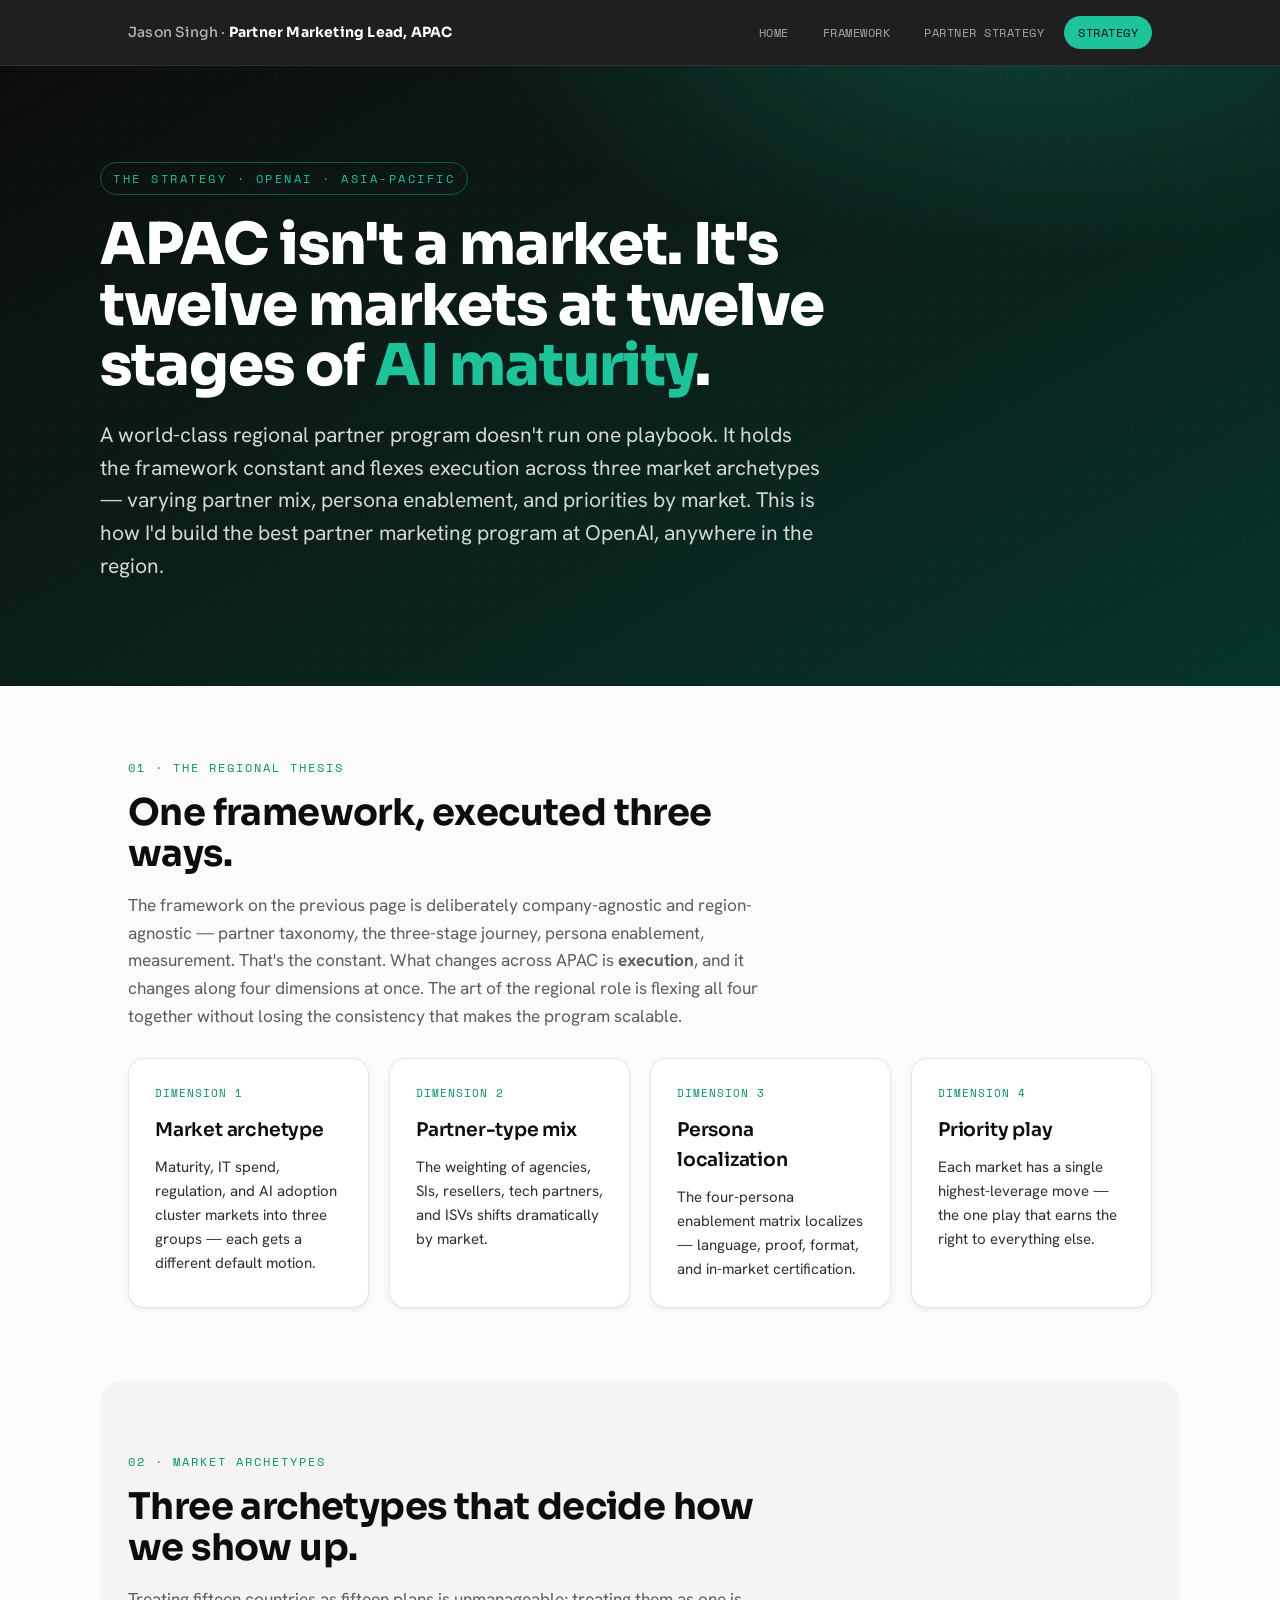
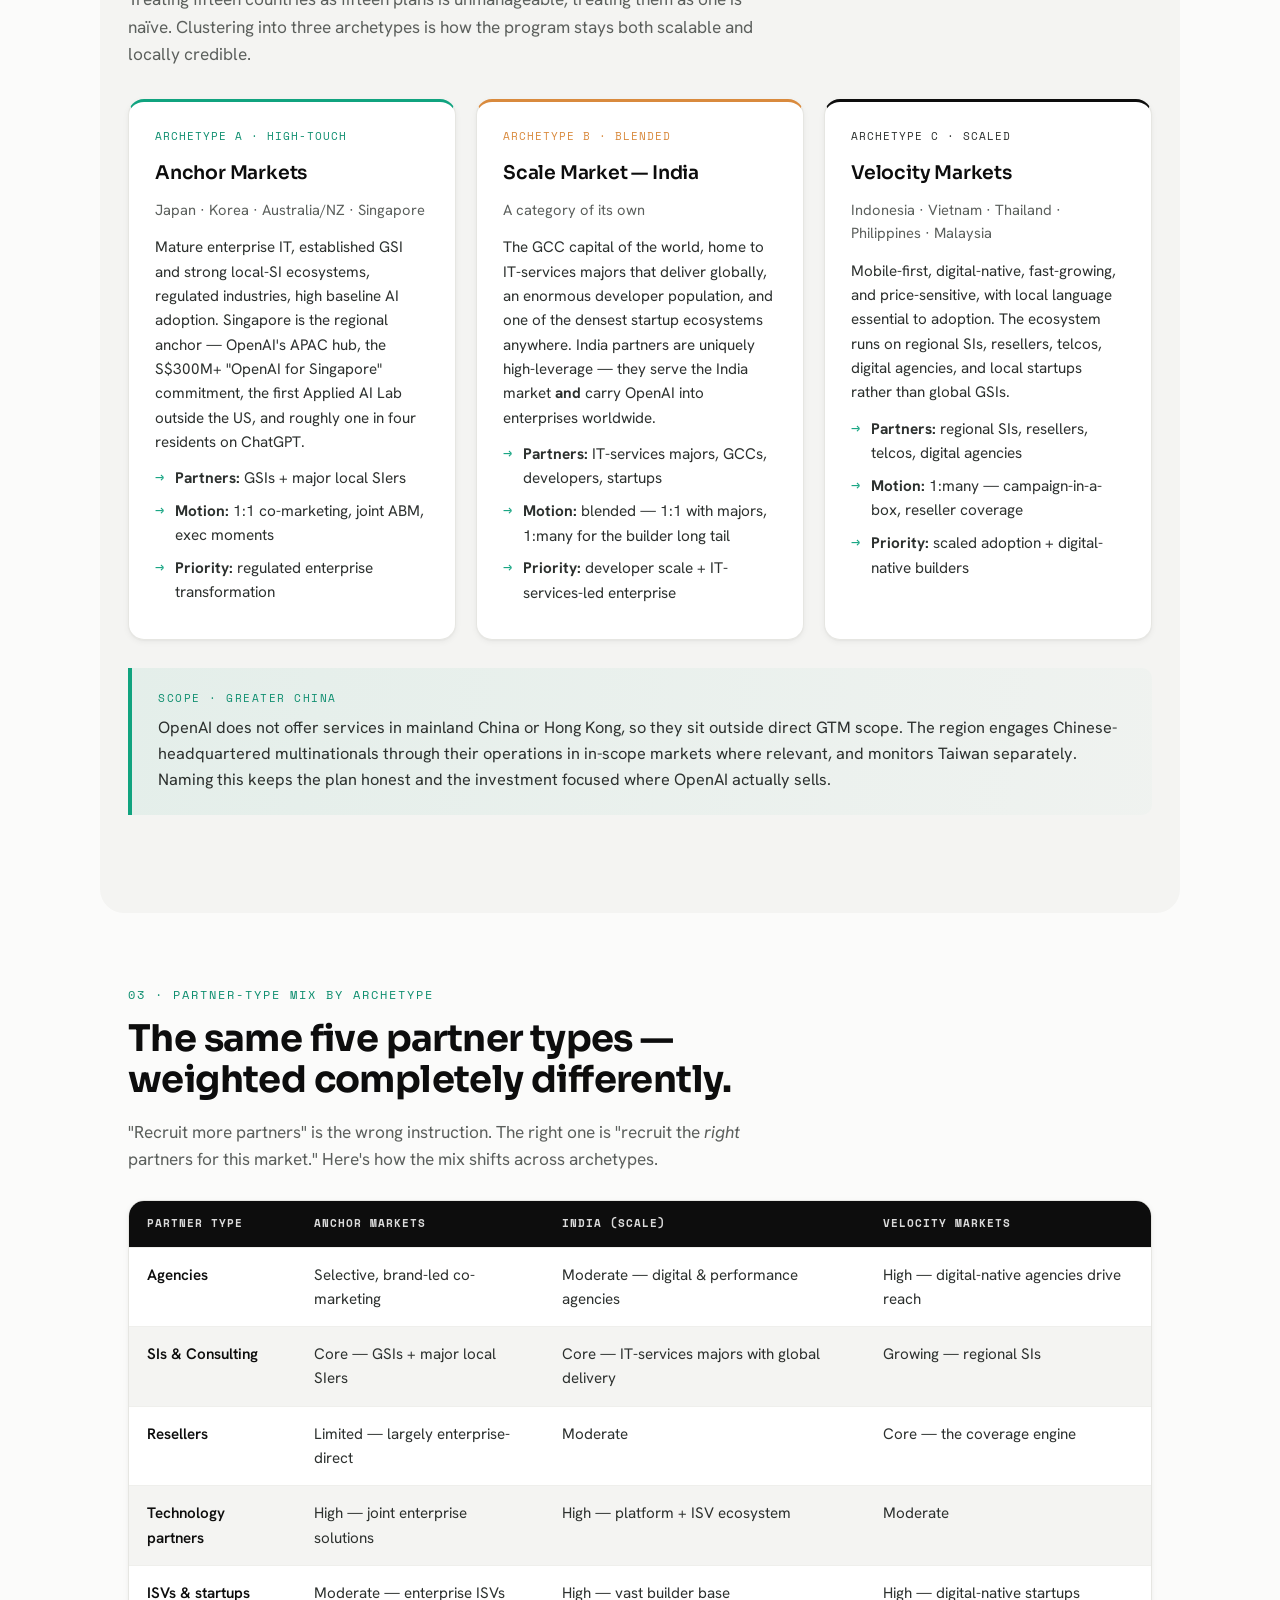
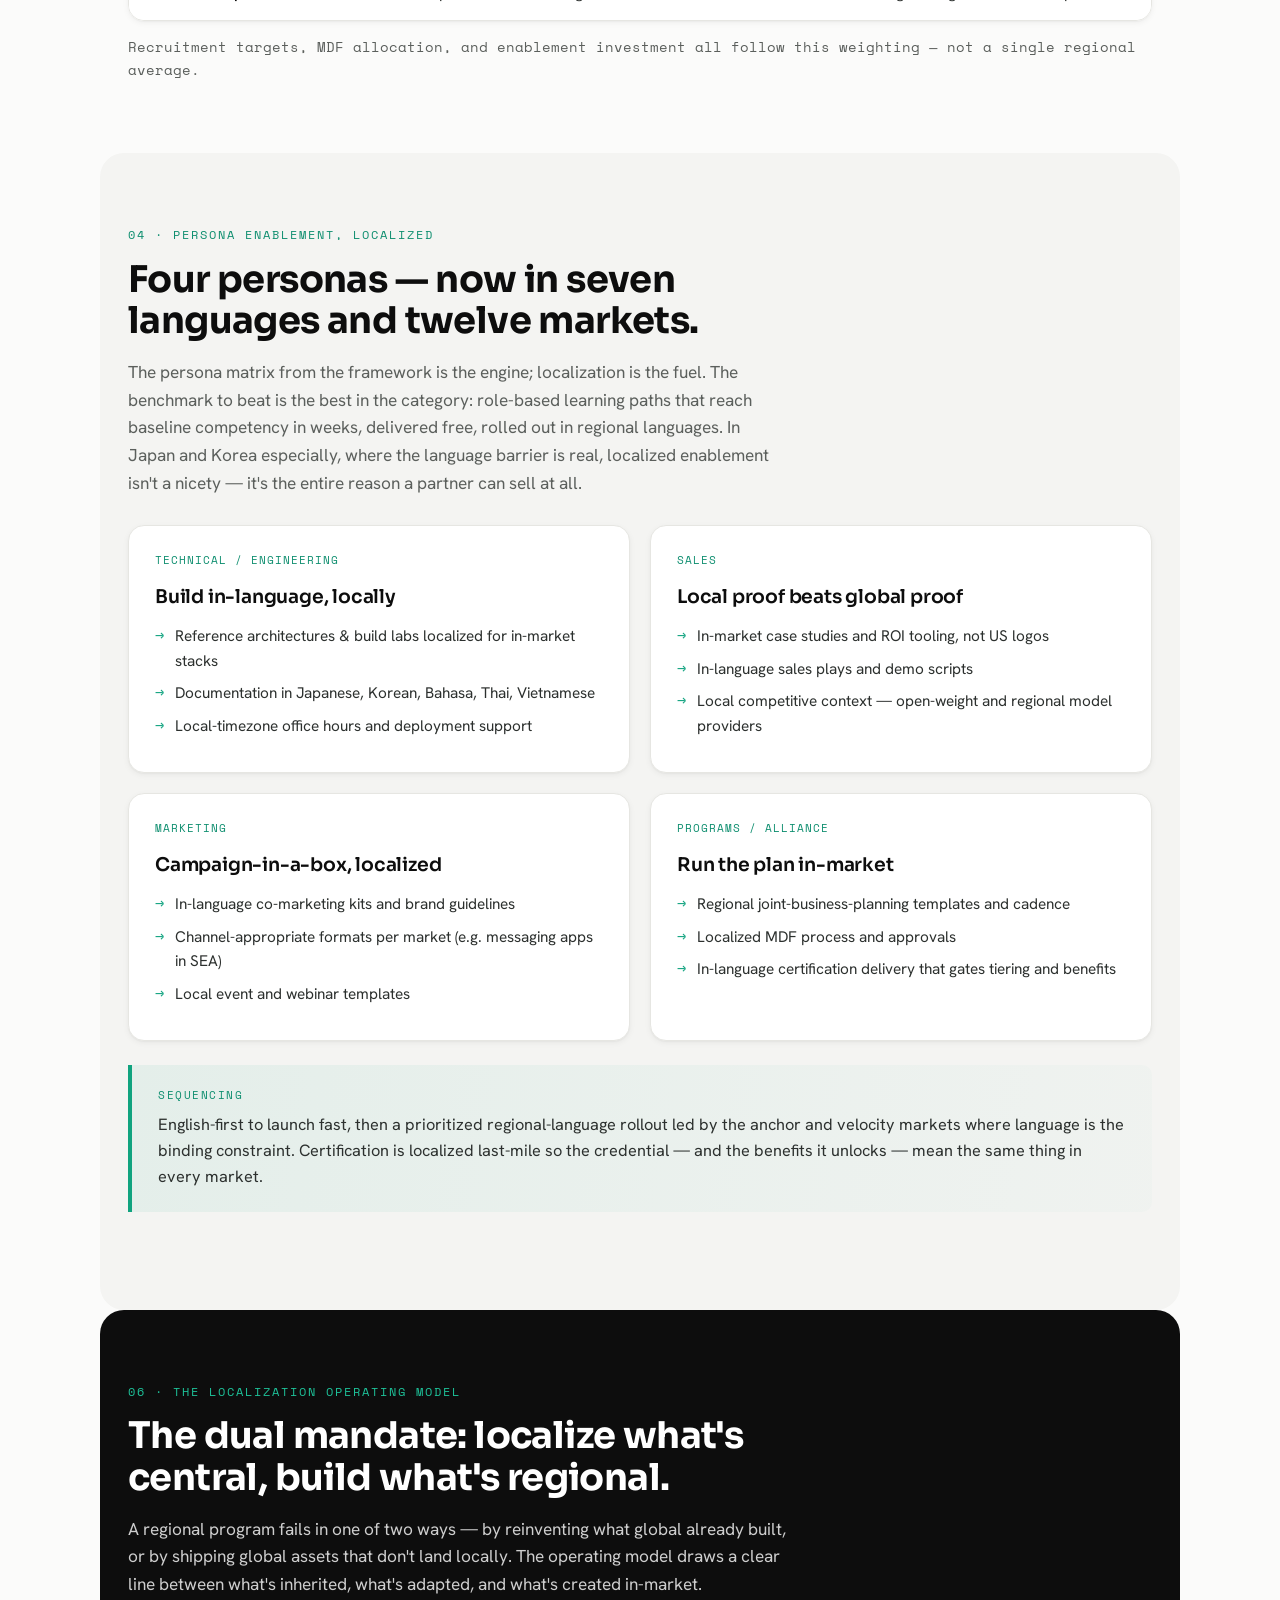
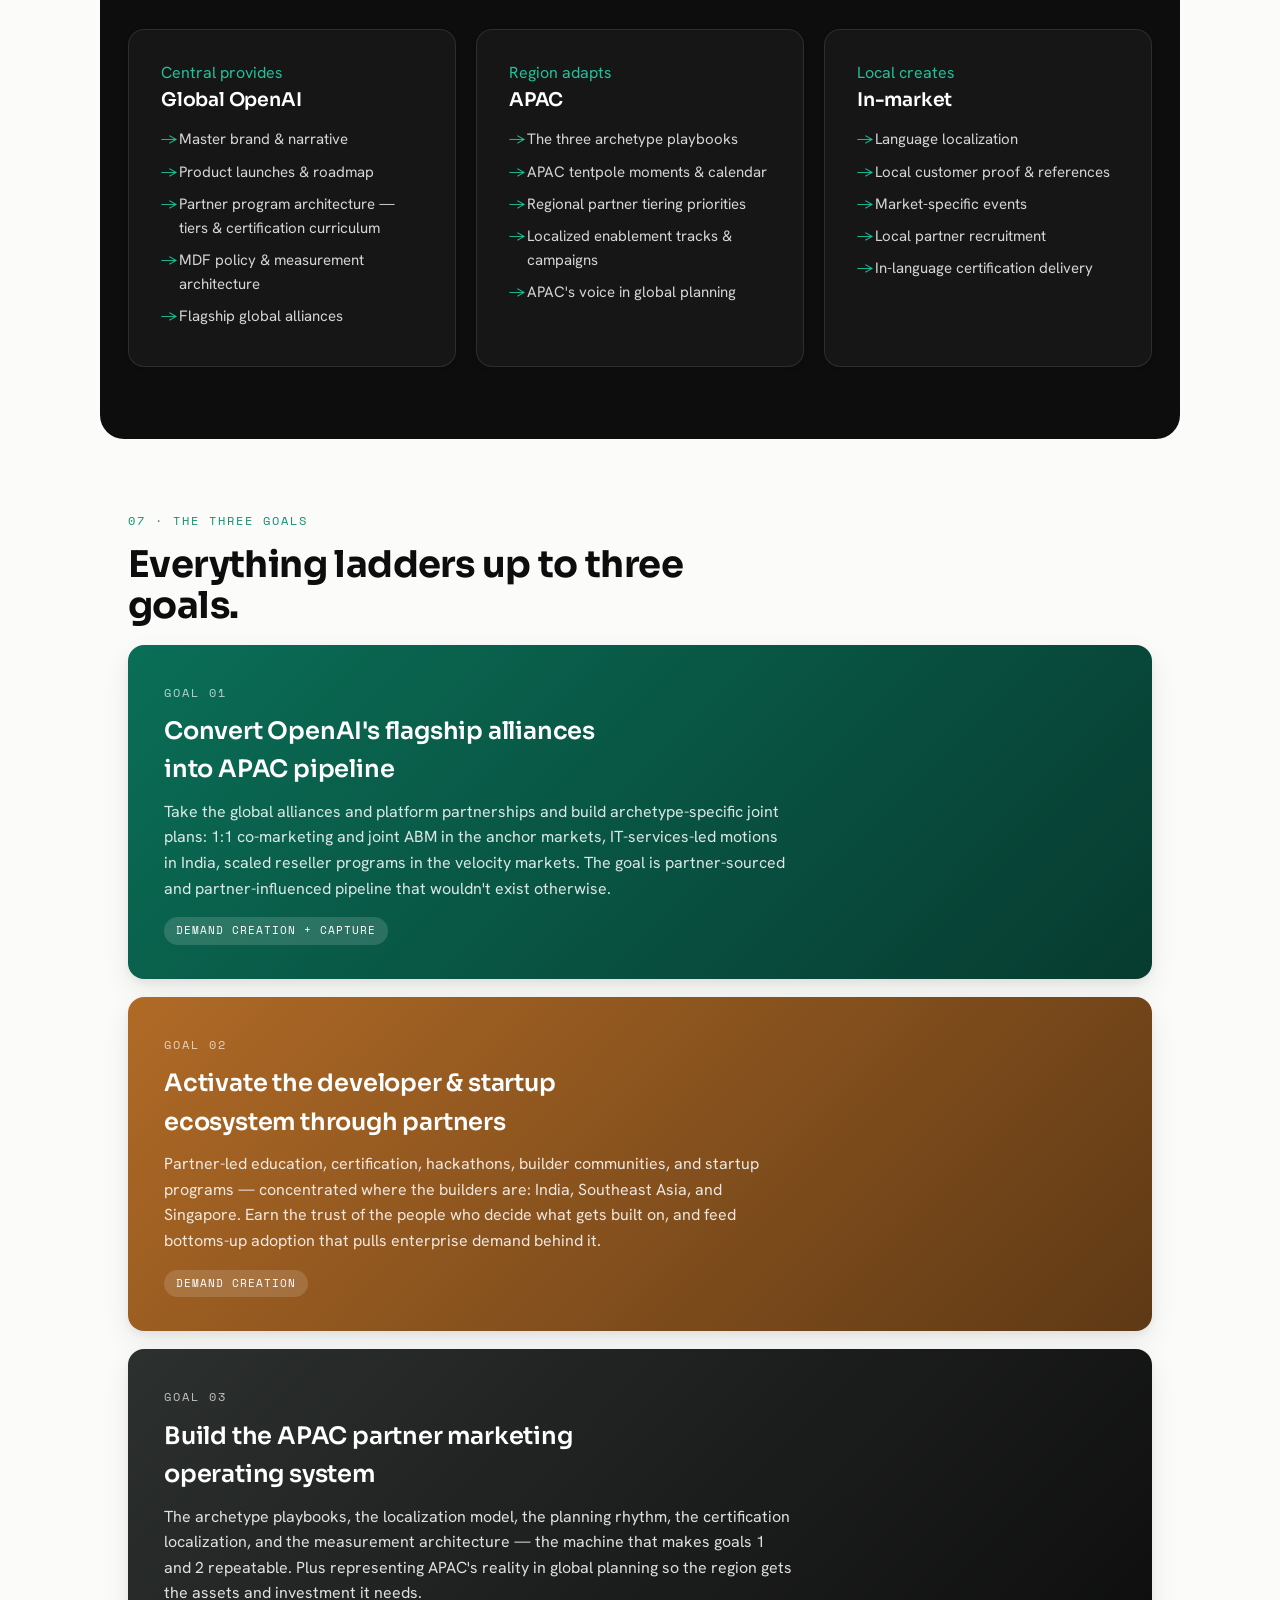
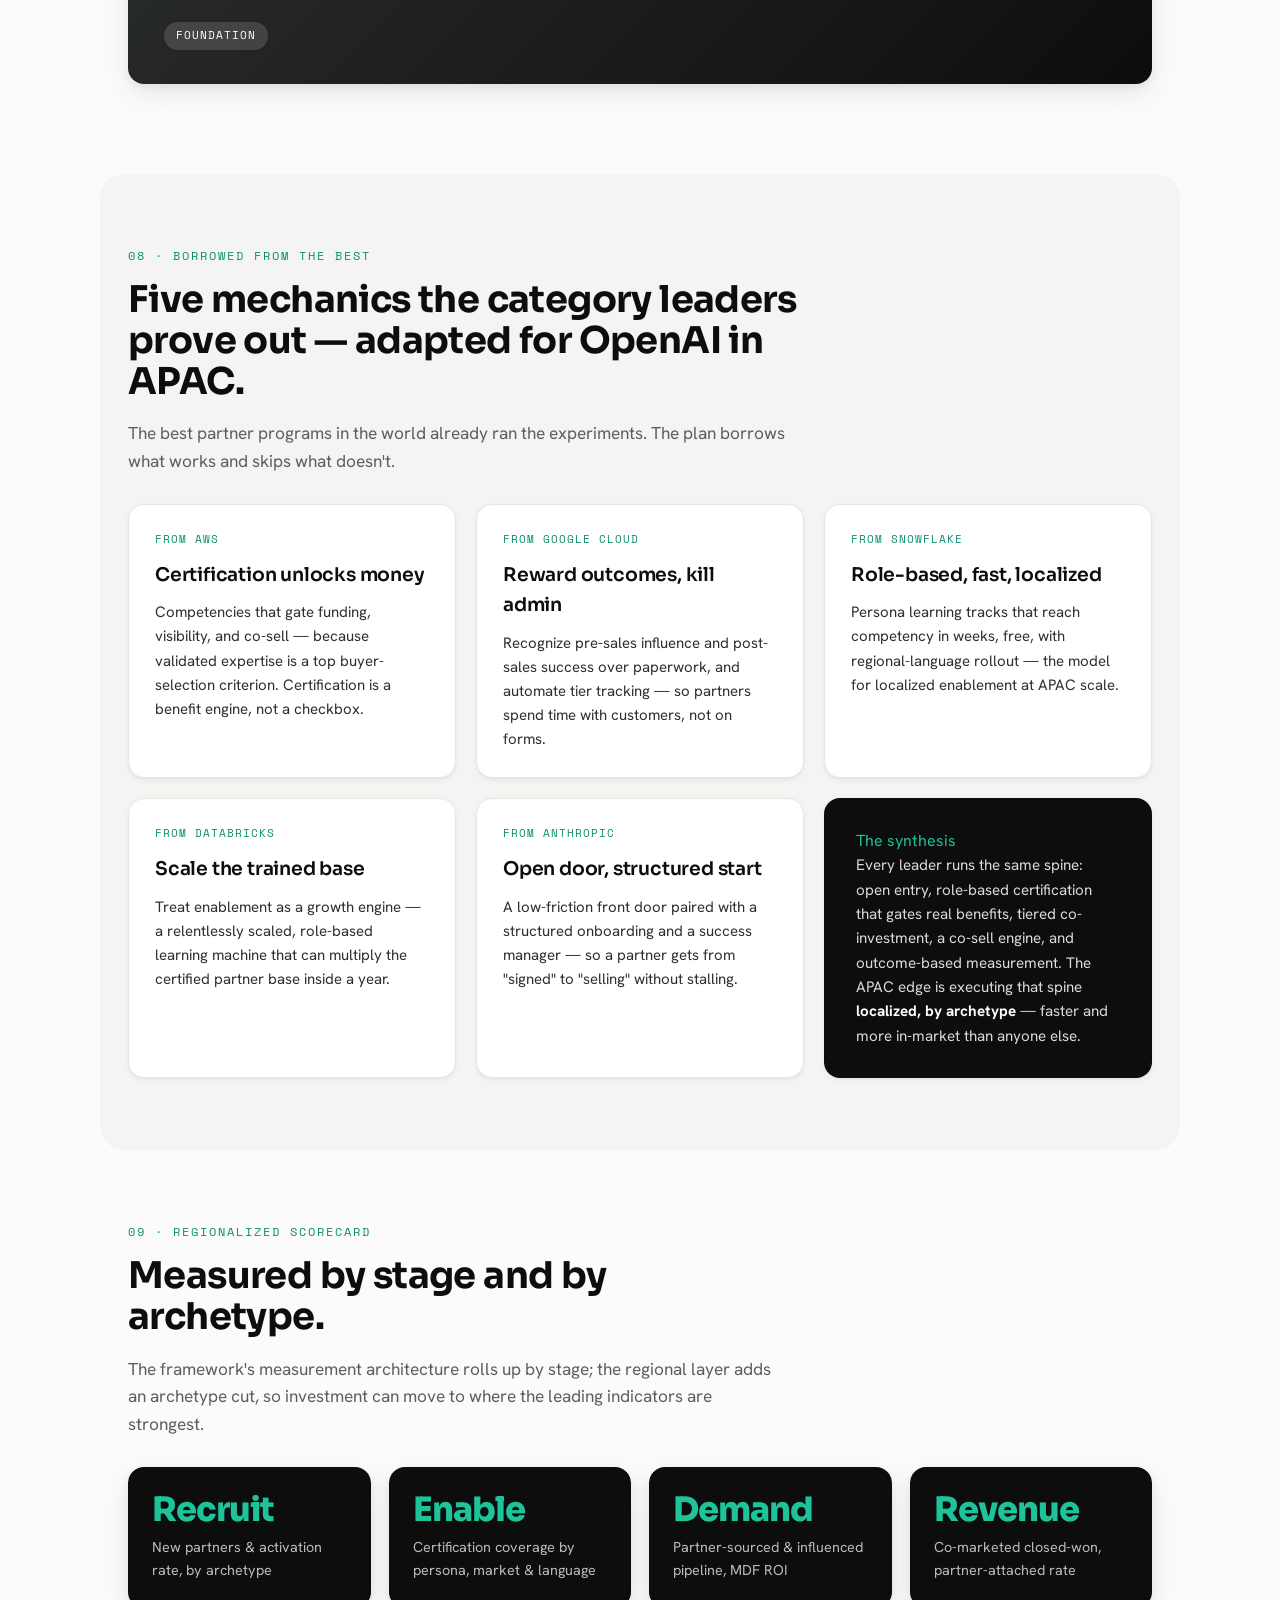
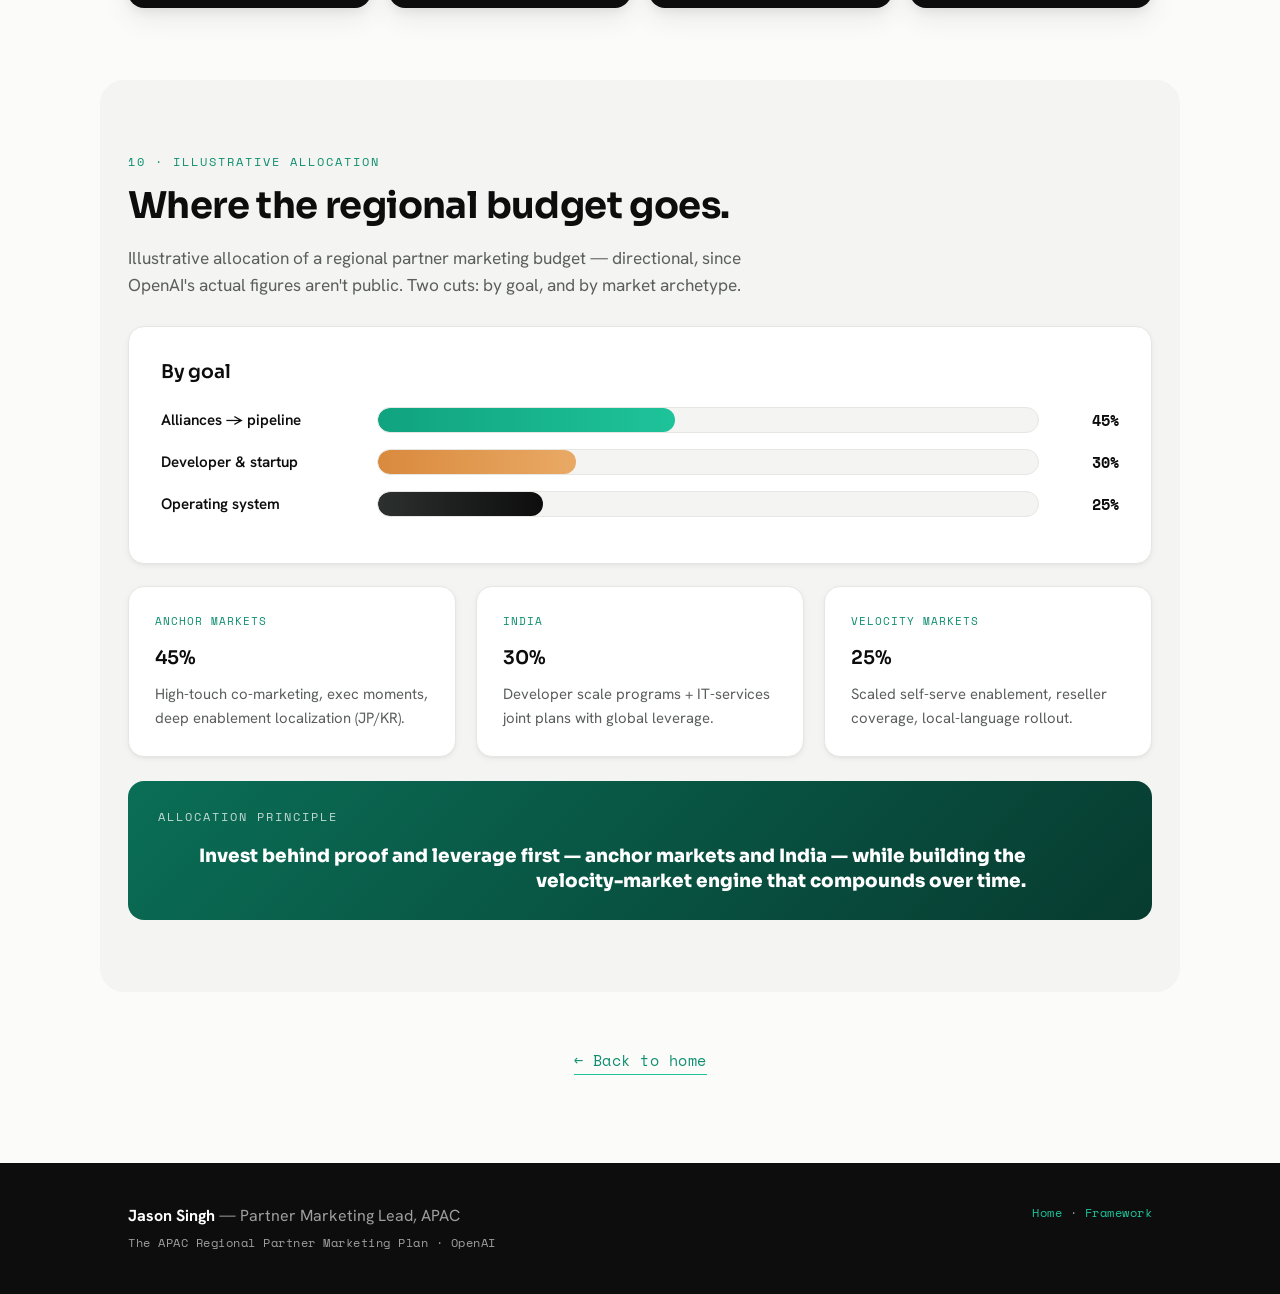
<file: strategy.html>
<!DOCTYPE html>
<html lang="en">
<head>
<meta charset="UTF-8">
<meta name="viewport" content="width=device-width, initial-scale=1">
<title>The APAC Regional Partner Marketing Plan — Jason Singh</title>
<link rel="stylesheet" href="design-system.css">
</head>
<body>

<nav class="nav-wrap"><div class="nav-inner">
<div class="nav-name">Jason Singh · <b>Partner Marketing Lead, APAC</b></div>
<ul class="nav-links">
<li><a href="index.html">Home</a></li>
<li><a href="framework.html">Framework</a></li>
<li><a href="partner.html">Partner Strategy</a></li>
<li><a href="strategy.html" class="active">Strategy</a></li>
</ul>
</div></nav>

<header class="hero">
<div class="hero-inner">
<span class="eyebrow reveal">The Strategy · OpenAI · Asia-Pacific</span>
<h1 class="reveal" style="animation-delay:.06s">APAC isn't a market. It's twelve markets at twelve stages of <span class="accent">AI maturity</span>.</h1>
<p class="lede reveal" style="animation-delay:.14s">A world-class regional partner program doesn't run one playbook. It holds the framework constant and flexes execution across three market archetypes — varying partner mix, persona enablement, and priorities by market. This is how I'd build the best partner marketing program at OpenAI, anywhere in the region.</p>
</div>
</header>

<!-- ============ THE REGIONAL THESIS ============ -->
<section class="section">
<div class="section-label">01 · The regional thesis</div>
<h2>One framework, executed three ways.</h2>
<p class="intro">The framework on the previous page is deliberately company-agnostic and region-agnostic — partner taxonomy, the three-stage journey, persona enablement, measurement. That's the constant. What changes across APAC is <b>execution</b>, and it changes along four dimensions at once. The art of the regional role is flexing all four together without losing the consistency that makes the program scalable.</p>
<div class="grid grid-4" style="margin-top:28px">
<div class="card reveal"><span class="tag">Dimension 1</span><h3>Market archetype</h3><p style="font-size:.94rem;color:var(--slate-dark)">Maturity, IT spend, regulation, and AI adoption cluster markets into three groups — each gets a different default motion.</p></div>
<div class="card reveal" style="animation-delay:.06s"><span class="tag">Dimension 2</span><h3>Partner-type mix</h3><p style="font-size:.94rem;color:var(--slate-dark)">The weighting of agencies, SIs, resellers, tech partners, and ISVs shifts dramatically by market.</p></div>
<div class="card reveal" style="animation-delay:.12s"><span class="tag">Dimension 3</span><h3>Persona localization</h3><p style="font-size:.94rem;color:var(--slate-dark)">The four-persona enablement matrix localizes — language, proof, format, and in-market certification.</p></div>
<div class="card reveal" style="animation-delay:.18s"><span class="tag">Dimension 4</span><h3>Priority play</h3><p style="font-size:.94rem;color:var(--slate-dark)">Each market has a single highest-leverage move — the one play that earns the right to everything else.</p></div>
</div>
</section>

<!-- ============ MARKET ARCHETYPES ============ -->
<section class="section" style="background:var(--paper-2);border-radius:24px">
<div class="section-label">02 · Market archetypes</div>
<h2>Three archetypes that decide how we show up.</h2>
<p class="intro">Treating fifteen countries as fifteen plans is unmanageable; treating them as one is naïve. Clustering into three archetypes is how the program stays both scalable and locally credible.</p>

<div class="grid grid-3" style="margin-top:30px">
<div class="card pcard reveal">
<span class="tag">Archetype A · high-touch</span>
<h3>Anchor Markets</h3>
<p style="font-size:.92rem;color:var(--slate);margin-bottom:6px">Japan · Korea · Australia/NZ · Singapore</p>
<p style="font-size:.95rem">Mature enterprise IT, established GSI and strong local-SI ecosystems, regulated industries, high baseline AI adoption. Singapore is the regional anchor — OpenAI's APAC hub, the S$300M+ "OpenAI for Singapore" commitment, the first Applied AI Lab outside the US, and roughly one in four residents on ChatGPT.</p>
<ul>
<li><b>Partners:</b> GSIs + major local SIers</li>
<li><b>Motion:</b> 1:1 co-marketing, joint ABM, exec moments</li>
<li><b>Priority:</b> regulated enterprise transformation</li>
</ul>
</div>
<div class="card pcard amber reveal" style="animation-delay:.08s">
<span class="tag" style="color:var(--amber)">Archetype B · blended</span>
<h3>Scale Market — India</h3>
<p style="font-size:.92rem;color:var(--slate);margin-bottom:6px">A category of its own</p>
<p style="font-size:.95rem">The GCC capital of the world, home to IT-services majors that deliver globally, an enormous developer population, and one of the densest startup ecosystems anywhere. India partners are uniquely high-leverage — they serve the India market <b>and</b> carry OpenAI into enterprises worldwide.</p>
<ul>
<li><b>Partners:</b> IT-services majors, GCCs, developers, startups</li>
<li><b>Motion:</b> blended — 1:1 with majors, 1:many for the builder long tail</li>
<li><b>Priority:</b> developer scale + IT-services-led enterprise</li>
</ul>
</div>
<div class="card pcard ink reveal" style="animation-delay:.16s">
<span class="tag" style="color:var(--slate-dark)">Archetype C · scaled</span>
<h3>Velocity Markets</h3>
<p style="font-size:.92rem;color:var(--slate);margin-bottom:6px">Indonesia · Vietnam · Thailand · Philippines · Malaysia</p>
<p style="font-size:.95rem">Mobile-first, digital-native, fast-growing, and price-sensitive, with local language essential to adoption. The ecosystem runs on regional SIs, resellers, telcos, digital agencies, and local startups rather than global GSIs.</p>
<ul>
<li><b>Partners:</b> regional SIs, resellers, telcos, digital agencies</li>
<li><b>Motion:</b> 1:many — campaign-in-a-box, reseller coverage</li>
<li><b>Priority:</b> scaled adoption + digital-native builders</li>
</ul>
</div>
</div>

<div class="callout" style="margin-top:28px"><span class="k">Scope · Greater China</span><p>OpenAI does not offer services in mainland China or Hong Kong, so they sit outside direct GTM scope. The region engages Chinese-headquartered multinationals through their operations in in-scope markets where relevant, and monitors Taiwan separately. Naming this keeps the plan honest and the investment focused where OpenAI actually sells.</p></div>
</section>

<!-- ============ PARTNER-TYPE MIX ============ -->
<section class="section">
<div class="section-label">03 · Partner-type mix by archetype</div>
<h2>The same five partner types — weighted completely differently.</h2>
<p class="intro">"Recruit more partners" is the wrong instruction. The right one is "recruit the <i>right</i> partners for this market." Here's how the mix shifts across archetypes.</p>

<div class="tbl-wrap reveal" style="margin-top:26px">
<table>
<thead><tr><th>Partner type</th><th>Anchor markets</th><th>India (scale)</th><th>Velocity markets</th></tr></thead>
<tbody>
<tr><td>Agencies</td><td>Selective, brand-led co-marketing</td><td>Moderate — digital &amp; performance agencies</td><td>High — digital-native agencies drive reach</td></tr>
<tr><td>SIs &amp; Consulting</td><td>Core — GSIs + major local SIers</td><td>Core — IT-services majors with global delivery</td><td>Growing — regional SIs</td></tr>
<tr><td>Resellers</td><td>Limited — largely enterprise-direct</td><td>Moderate</td><td>Core — the coverage engine</td></tr>
<tr><td>Technology partners</td><td>High — joint enterprise solutions</td><td>High — platform + ISV ecosystem</td><td>Moderate</td></tr>
<tr><td>ISVs &amp; startups</td><td>Moderate — enterprise ISVs</td><td>High — vast builder base</td><td>High — digital-native startups</td></tr>
</tbody>
</table>
</div>
<p style="font-size:.9rem;color:var(--slate);margin-top:14px;font-family:var(--font-mono)">Recruitment targets, MDF allocation, and enablement investment all follow this weighting — not a single regional average.</p>
</section>

<!-- ============ PERSONA LOCALIZATION ============ -->
<section class="section" style="background:var(--paper-2);border-radius:24px">
<div class="section-label">04 · Persona enablement, localized</div>
<h2>Four personas — now in seven languages and twelve markets.</h2>
<p class="intro">The persona matrix from the framework is the engine; localization is the fuel. The benchmark to beat is the best in the category: role-based learning paths that reach baseline competency in weeks, delivered free, rolled out in regional languages. In Japan and Korea especially, where the language barrier is real, localized enablement isn't a nicety — it's the entire reason a partner can sell at all.</p>

<div class="grid grid-2" style="margin-top:28px">
<div class="card reveal"><span class="tag">Technical / Engineering</span><h3>Build in-language, locally</h3><ul><li>Reference architectures &amp; build labs localized for in-market stacks</li><li>Documentation in Japanese, Korean, Bahasa, Thai, Vietnamese</li><li>Local-timezone office hours and deployment support</li></ul></div>
<div class="card reveal" style="animation-delay:.06s"><span class="tag">Sales</span><h3>Local proof beats global proof</h3><ul><li>In-market case studies and ROI tooling, not US logos</li><li>In-language sales plays and demo scripts</li><li>Local competitive context — open-weight and regional model providers</li></ul></div>
<div class="card reveal" style="animation-delay:.12s"><span class="tag">Marketing</span><h3>Campaign-in-a-box, localized</h3><ul><li>In-language co-marketing kits and brand guidelines</li><li>Channel-appropriate formats per market (e.g. messaging apps in SEA)</li><li>Local event and webinar templates</li></ul></div>
<div class="card reveal" style="animation-delay:.18s"><span class="tag">Programs / Alliance</span><h3>Run the plan in-market</h3><ul><li>Regional joint-business-planning templates and cadence</li><li>Localized MDF process and approvals</li><li>In-language certification delivery that gates tiering and benefits</li></ul></div>
</div>
<div class="callout" style="margin-top:24px"><span class="k">Sequencing</span><p>English-first to launch fast, then a prioritized regional-language rollout led by the anchor and velocity markets where language is the binding constraint. Certification is localized last-mile so the credential — and the benefits it unlocks — mean the same thing in every market.</p></div>
</section>

<!-- ============ LOCALIZATION OPERATING MODEL ============ -->
<section class="section" style="background:var(--ink);border-radius:24px;color:#fff">
<div class="section-label" style="color:var(--teal-light)">06 · The localization operating model</div>
<h2 style="color:#fff">The dual mandate: localize what's central, build what's regional.</h2>
<p class="intro" style="color:rgba(255,255,255,.8)">A regional program fails in one of two ways — by reinventing what global already built, or by shipping global assets that don't land locally. The operating model draws a clear line between what's inherited, what's adapted, and what's created in-market.</p>

<div class="grid grid-3" style="margin-top:30px">
<div class="box reveal" style="background:var(--ink-2);border:1px solid rgba(255,255,255,.1)">
<span class="tag" style="color:var(--teal-light)">Central provides</span>
<h3 style="color:#fff">Global OpenAI</h3>
<ul style="list-style:none;margin-top:12px">
<li style="color:rgba(255,255,255,.82);padding-left:18px;position:relative;margin-bottom:8px;font-size:.94rem"><span style="position:absolute;left:0;color:var(--teal-light)">→</span> Master brand &amp; narrative</li>
<li style="color:rgba(255,255,255,.82);padding-left:18px;position:relative;margin-bottom:8px;font-size:.94rem"><span style="position:absolute;left:0;color:var(--teal-light)">→</span> Product launches &amp; roadmap</li>
<li style="color:rgba(255,255,255,.82);padding-left:18px;position:relative;margin-bottom:8px;font-size:.94rem"><span style="position:absolute;left:0;color:var(--teal-light)">→</span> Partner program architecture — tiers &amp; certification curriculum</li>
<li style="color:rgba(255,255,255,.82);padding-left:18px;position:relative;margin-bottom:8px;font-size:.94rem"><span style="position:absolute;left:0;color:var(--teal-light)">→</span> MDF policy &amp; measurement architecture</li>
<li style="color:rgba(255,255,255,.82);padding-left:18px;position:relative;margin-bottom:8px;font-size:.94rem"><span style="position:absolute;left:0;color:var(--teal-light)">→</span> Flagship global alliances</li>
</ul>
</div>
<div class="box reveal" style="animation-delay:.08s;background:var(--ink-2);border:1px solid rgba(255,255,255,.1)">
<span class="tag" style="color:var(--teal-light)">Region adapts</span>
<h3 style="color:#fff">APAC</h3>
<ul style="list-style:none;margin-top:12px">
<li style="color:rgba(255,255,255,.82);padding-left:18px;position:relative;margin-bottom:8px;font-size:.94rem"><span style="position:absolute;left:0;color:var(--teal-light)">→</span> The three archetype playbooks</li>
<li style="color:rgba(255,255,255,.82);padding-left:18px;position:relative;margin-bottom:8px;font-size:.94rem"><span style="position:absolute;left:0;color:var(--teal-light)">→</span> APAC tentpole moments &amp; calendar</li>
<li style="color:rgba(255,255,255,.82);padding-left:18px;position:relative;margin-bottom:8px;font-size:.94rem"><span style="position:absolute;left:0;color:var(--teal-light)">→</span> Regional partner tiering priorities</li>
<li style="color:rgba(255,255,255,.82);padding-left:18px;position:relative;margin-bottom:8px;font-size:.94rem"><span style="position:absolute;left:0;color:var(--teal-light)">→</span> Localized enablement tracks &amp; campaigns</li>
<li style="color:rgba(255,255,255,.82);padding-left:18px;position:relative;margin-bottom:8px;font-size:.94rem"><span style="position:absolute;left:0;color:var(--teal-light)">→</span> APAC's voice in global planning</li>
</ul>
</div>
<div class="box reveal" style="animation-delay:.16s;background:var(--ink-2);border:1px solid rgba(255,255,255,.1)">
<span class="tag" style="color:var(--teal-light)">Local creates</span>
<h3 style="color:#fff">In-market</h3>
<ul style="list-style:none;margin-top:12px">
<li style="color:rgba(255,255,255,.82);padding-left:18px;position:relative;margin-bottom:8px;font-size:.94rem"><span style="position:absolute;left:0;color:var(--teal-light)">→</span> Language localization</li>
<li style="color:rgba(255,255,255,.82);padding-left:18px;position:relative;margin-bottom:8px;font-size:.94rem"><span style="position:absolute;left:0;color:var(--teal-light)">→</span> Local customer proof &amp; references</li>
<li style="color:rgba(255,255,255,.82);padding-left:18px;position:relative;margin-bottom:8px;font-size:.94rem"><span style="position:absolute;left:0;color:var(--teal-light)">→</span> Market-specific events</li>
<li style="color:rgba(255,255,255,.82);padding-left:18px;position:relative;margin-bottom:8px;font-size:.94rem"><span style="position:absolute;left:0;color:var(--teal-light)">→</span> Local partner recruitment</li>
<li style="color:rgba(255,255,255,.82);padding-left:18px;position:relative;margin-bottom:8px;font-size:.94rem"><span style="position:absolute;left:0;color:var(--teal-light)">→</span> In-language certification delivery</li>
</ul>
</div>
</div>
</section>

<!-- ============ GOALS ============ -->
<section class="section">
<div class="section-label">07 · The three goals</div>
<h2>Everything ladders up to three goals.</h2>

<div class="goal reveal">
<span class="gno">Goal 01</span>
<h3>Convert OpenAI's flagship alliances into APAC pipeline</h3>
<p>Take the global alliances and platform partnerships and build archetype-specific joint plans: 1:1 co-marketing and joint ABM in the anchor markets, IT-services-led motions in India, scaled reseller programs in the velocity markets. The goal is partner-sourced and partner-influenced pipeline that wouldn't exist otherwise.</p>
<span class="motion-tag">Demand creation + capture</span>
</div>

<div class="goal g2 reveal" style="animation-delay:.08s">
<span class="gno">Goal 02</span>
<h3>Activate the developer &amp; startup ecosystem through partners</h3>
<p>Partner-led education, certification, hackathons, builder communities, and startup programs — concentrated where the builders are: India, Southeast Asia, and Singapore. Earn the trust of the people who decide what gets built on, and feed bottoms-up adoption that pulls enterprise demand behind it.</p>
<span class="motion-tag">Demand creation</span>
</div>

<div class="goal g3 reveal" style="animation-delay:.16s">
<span class="gno">Goal 03</span>
<h3>Build the APAC partner marketing operating system</h3>
<p>The archetype playbooks, the localization model, the planning rhythm, the certification localization, and the measurement architecture — the machine that makes goals 1 and 2 repeatable. Plus representing APAC's reality in global planning so the region gets the assets and investment it needs.</p>
<span class="motion-tag">Foundation</span>
</div>
</section>

<!-- ============ BORROWED PLAYBOOK ============ -->
<section class="section" style="background:var(--paper-2);border-radius:24px">
<div class="section-label">08 · Borrowed from the best</div>
<h2>Five mechanics the category leaders prove out — adapted for OpenAI in APAC.</h2>
<p class="intro">The best partner programs in the world already ran the experiments. The plan borrows what works and skips what doesn't.</p>

<div class="grid grid-3" style="margin-top:28px">
<div class="card reveal"><span class="tag">From AWS</span><h3>Certification unlocks money</h3><p style="font-size:.94rem">Competencies that gate funding, visibility, and co-sell — because validated expertise is a top buyer-selection criterion. Certification is a benefit engine, not a checkbox.</p></div>
<div class="card reveal" style="animation-delay:.05s"><span class="tag">From Google Cloud</span><h3>Reward outcomes, kill admin</h3><p style="font-size:.94rem">Recognize pre-sales influence and post-sales success over paperwork, and automate tier tracking — so partners spend time with customers, not on forms.</p></div>
<div class="card reveal" style="animation-delay:.1s"><span class="tag">From Snowflake</span><h3>Role-based, fast, localized</h3><p style="font-size:.94rem">Persona learning tracks that reach competency in weeks, free, with regional-language rollout — the model for localized enablement at APAC scale.</p></div>
<div class="card reveal" style="animation-delay:.15s"><span class="tag">From Databricks</span><h3>Scale the trained base</h3><p style="font-size:.94rem">Treat enablement as a growth engine — a relentlessly scaled, role-based learning machine that can multiply the certified partner base inside a year.</p></div>
<div class="card reveal" style="animation-delay:.2s"><span class="tag">From Anthropic</span><h3>Open door, structured start</h3><p style="font-size:.94rem">A low-friction front door paired with a structured onboarding and a success manager — so a partner gets from "signed" to "selling" without stalling.</p></div>
<div class="box reveal" style="animation-delay:.25s;background:var(--ink);color:#fff;border:none;display:flex;flex-direction:column;justify-content:center">
<span class="tag" style="color:var(--teal-light)">The synthesis</span>
<p style="color:rgba(255,255,255,.85);font-size:.95rem">Every leader runs the same spine: open entry, role-based certification that gates real benefits, tiered co-investment, a co-sell engine, and outcome-based measurement. The APAC edge is executing that spine <b style="color:#fff">localized, by archetype</b> — faster and more in-market than anyone else.</p>
</div>
</div>
</section>

<!-- ============ MEASUREMENT ============ -->
<section class="section">
<div class="section-label">09 · Regionalized scorecard</div>
<h2>Measured by stage and by archetype.</h2>
<p class="intro">The framework's measurement architecture rolls up by stage; the regional layer adds an archetype cut, so investment can move to where the leading indicators are strongest.</p>
<div class="kpi-grid" style="margin-top:28px">
<div class="kpi"><div class="num">Recruit</div><div class="lab">New partners &amp; activation rate, by archetype</div></div>
<div class="kpi"><div class="num">Enable</div><div class="lab">Certification coverage by persona, market &amp; language</div></div>
<div class="kpi"><div class="num">Demand</div><div class="lab">Partner-sourced &amp; influenced pipeline, MDF ROI</div></div>
<div class="kpi"><div class="num">Revenue</div><div class="lab">Co-marketed closed-won, partner-attached rate</div></div>
</div>
</section>

<!-- ============ BUDGET ============ -->
<section class="section" style="background:var(--paper-2);border-radius:24px">
<div class="section-label">10 · Illustrative allocation</div>
<h2>Where the regional budget goes.</h2>
<p class="intro">Illustrative allocation of a regional partner marketing budget — directional, since OpenAI's actual figures aren't public. Two cuts: by goal, and by market archetype.</p>

<div class="box reveal" style="margin-top:26px">
<h3 style="margin-bottom:20px">By goal</h3>
<div class="bar-row"><span class="name">Alliances → pipeline</span><div class="bar-track"><div class="bar-fill" style="width:45%"></div></div><span class="pct">45%</span></div>
<div class="bar-row"><span class="name">Developer &amp; startup</span><div class="bar-track"><div class="bar-fill amber" style="width:30%"></div></div><span class="pct">30%</span></div>
<div class="bar-row"><span class="name">Operating system</span><div class="bar-track"><div class="bar-fill ink" style="width:25%"></div></div><span class="pct">25%</span></div>
</div>

<div class="grid grid-3" style="margin-top:22px">
<div class="card reveal"><span class="tag">Anchor markets</span><h3>45%</h3><p style="font-size:.93rem;color:var(--slate)">High-touch co-marketing, exec moments, deep enablement localization (JP/KR).</p></div>
<div class="card reveal" style="animation-delay:.06s"><span class="tag">India</span><h3>30%</h3><p style="font-size:.93rem;color:var(--slate)">Developer scale programs + IT-services joint plans with global leverage.</p></div>
<div class="card reveal" style="animation-delay:.12s"><span class="tag">Velocity markets</span><h3>25%</h3><p style="font-size:.93rem;color:var(--slate)">Scaled self-serve enablement, reseller coverage, local-language rollout.</p></div>
</div>

<div class="total-banner reveal" style="margin-top:24px">
<span class="t">Allocation principle</span>
<span class="v" style="font-size:1.15rem;max-width:62ch;text-align:right;line-height:1.4">Invest behind proof and leverage first — anchor markets and India — while building the velocity-market engine that compounds over time.</span>
</div>
</section>

<section class="section tight" style="text-align:center">
<a class="pagelink" href="index.html" style="font-size:15px">← Back to home</a>
</section>

<footer class="footer"><div class="footer-inner">
<div><b>Jason Singh</b> — Partner Marketing Lead, APAC<br><span class="mono">The APAC Regional Partner Marketing Plan · OpenAI</span></div>
<div class="mono"><a href="index.html">Home</a> · <a href="framework.html">Framework</a></div>
</div></footer>

</body>
</html>
</file>
<file: design-system.css>
/* ============================================================
   OpenAI · APAC Partner Marketing — Application Microsite
   Shared design system
   Brand: near-black (#0d0d0d) + signature teal (#10a37f)
   Type: Sora (display) · Hanken Grotesk (body) · Space Mono (labels)
   ============================================================ */

@import url('https://fonts.googleapis.com/css2?family=Sora:wght@400;500;600;700;800&family=Hanken+Grotesk:wght@400;500;600;700&family=Space+Mono:wght@400;700&display=swap');

:root {
  /* Brand */
  --ink:        #0d0d0d;
  --ink-2:      #161616;
  --ink-3:      #1f1f1f;
  --teal:       #10a37f;   /* OpenAI signature accent (demand creation) */
  --teal-light: #1ec39a;
  --teal-mid:   #0e8e6f;
  --teal-dark:  #0a6e56;
  --teal-deep:  #073b30;
  --amber:      #d98a3d;   /* secondary accent (demand capture / Goal 2) */
  --amber-soft: #f4ddc2;

  /* Neutrals */
  --paper:      #fbfbfa;
  --paper-2:    #f4f4f2;
  --line:       #e6e6e2;
  --line-soft:  #efefec;
  --slate:      #5b5f5c;
  --slate-dark: #2c302e;
  --white:      #ffffff;

  /* Type */
  --font-display: 'Sora', sans-serif;
  --font-body:    'Hanken Grotesk', sans-serif;
  --font-mono:    'Space Mono', monospace;

  /* Shadow depth system */
  --sh-sm: 0 1px 2px rgba(13,13,13,.04), 0 2px 6px rgba(13,13,13,.05);
  --sh-md: 0 4px 10px rgba(13,13,13,.06), 0 10px 28px rgba(13,13,13,.08);
  --sh-lg: 0 12px 30px rgba(13,13,13,.10), 0 30px 64px rgba(13,13,13,.14);

  --radius: 16px;
  --radius-sm: 10px;
  --maxw: 1080px;
}

* { box-sizing: border-box; margin: 0; padding: 0; }

html { scroll-behavior: smooth; }

body {
  font-family: var(--font-body);
  color: var(--slate-dark);
  background: var(--paper);
  line-height: 1.6;
  -webkit-font-smoothing: antialiased;
  text-rendering: optimizeLegibility;
}

/* ---------- Nav ---------- */
.nav-wrap {
  position: sticky; top: 0; z-index: 50;
  background: rgba(13,13,13,.92);
  backdrop-filter: blur(10px);
  border-bottom: 1px solid rgba(255,255,255,.08);
}
.nav-inner {
  max-width: var(--maxw); margin: 0 auto;
  padding: 16px 28px;
  display: flex; align-items: center; justify-content: space-between;
  gap: 18px; flex-wrap: wrap;
}
.nav-name {
  font-family: var(--font-display);
  color: rgba(255,255,255,.66);
  font-size: 14px; font-weight: 500; letter-spacing: .2px;
}
.nav-name b { color: #fff; font-weight: 700; }
.nav-links { list-style: none; display: flex; gap: 6px; }
.nav-links a {
  display: inline-block;
  font-family: var(--font-mono);
  font-size: 12px; letter-spacing: .5px; text-transform: uppercase;
  color: rgba(255,255,255,.6);
  text-decoration: none;
  padding: 7px 14px; border-radius: 999px;
  transition: all .18s ease;
}
.nav-links a:hover { color: #fff; background: rgba(255,255,255,.08); }
.nav-links a.active { color: var(--ink); background: var(--teal-light); }

/* ---------- Hero ---------- */
.hero {
  position: relative; overflow: hidden;
  background:
    radial-gradient(900px 420px at 78% -10%, rgba(16,163,127,.28), transparent 60%),
    linear-gradient(150deg, #0d0d0d 0%, #0a221c 55%, #06352b 100%);
  color: #fff;
  padding: 96px 28px 104px;
}
.hero::after {
  content: ""; position: absolute; inset: 0;
  background-image: radial-gradient(rgba(255,255,255,.05) 1px, transparent 1px);
  background-size: 22px 22px; opacity: .5; pointer-events: none;
}
.hero-inner { max-width: var(--maxw); margin: 0 auto; position: relative; z-index: 2; }
.eyebrow {
  font-family: var(--font-mono); font-size: 12px; letter-spacing: 2.5px;
  text-transform: uppercase; color: var(--teal-light);
  display: inline-block; margin-bottom: 20px;
  padding: 6px 12px; border: 1px solid rgba(30,195,154,.4); border-radius: 999px;
}
.hero h1 {
  font-family: var(--font-display); font-weight: 800;
  font-size: clamp(2.1rem, 5.2vw, 3.6rem); line-height: 1.05;
  letter-spacing: -1px; margin-bottom: 22px; max-width: 18ch;
}
.hero h1 .accent { color: var(--teal-light); }
.hero .lede {
  font-size: clamp(1.05rem, 2vw, 1.32rem); line-height: 1.55;
  color: rgba(255,255,255,.82); max-width: 60ch; font-weight: 400;
}

/* ---------- Layout ---------- */
.section { max-width: var(--maxw); margin: 0 auto; padding: 72px 28px; }
.section.tight { padding-top: 48px; padding-bottom: 48px; }
.section-label {
  font-family: var(--font-mono); font-size: 12px; letter-spacing: 2px;
  text-transform: uppercase; color: var(--teal-mid); margin-bottom: 14px;
}
h2 {
  font-family: var(--font-display); font-weight: 700;
  font-size: clamp(1.6rem, 3.4vw, 2.3rem); line-height: 1.12;
  letter-spacing: -.6px; color: var(--ink); margin-bottom: 18px; max-width: 24ch;
}
h3 {
  font-family: var(--font-display); font-weight: 600;
  font-size: 1.18rem; color: var(--ink); margin-bottom: 10px; letter-spacing: -.2px;
}
.section p.intro { font-size: 1.08rem; color: var(--slate); max-width: 66ch; margin-bottom: 8px; }
p + p { margin-top: 14px; }
a { color: var(--teal-mid); }

/* ---------- Boxes / callouts ---------- */
.box {
  background: #fff; border: 1px solid var(--line);
  border-radius: var(--radius); padding: 30px 32px;
  box-shadow: var(--sh-sm); transition: box-shadow .22s ease, transform .22s ease;
}
.box:hover { box-shadow: var(--sh-md); transform: translateY(-2px); }

.callout {
  border-left: 4px solid var(--teal);
  background: linear-gradient(100deg, rgba(16,163,127,.07), rgba(16,163,127,.02));
  border-radius: 0 var(--radius-sm) var(--radius-sm) 0;
  padding: 22px 26px; margin: 26px 0;
}
.callout.amber { border-left-color: var(--amber);
  background: linear-gradient(100deg, rgba(217,138,61,.09), rgba(217,138,61,.02)); }
.callout .k {
  font-family: var(--font-mono); font-size: 11px; letter-spacing: 1.5px;
  text-transform: uppercase; color: var(--teal-mid); display: block; margin-bottom: 7px;
}
.callout.amber .k { color: var(--amber); }
.callout p { font-size: 1.02rem; color: var(--slate-dark); }

/* ---------- Grids ---------- */
.grid { display: grid; gap: 20px; }
.grid-2 { grid-template-columns: repeat(2, 1fr); }
.grid-3 { grid-template-columns: repeat(3, 1fr); }
.grid-4 { grid-template-columns: repeat(4, 1fr); }

/* ---------- Cards ---------- */
.card {
  background: #fff; border: 1px solid var(--line); border-radius: var(--radius);
  padding: 26px; box-shadow: var(--sh-sm);
  transition: box-shadow .22s ease, transform .22s ease, border-color .22s ease;
}
.card:hover { box-shadow: var(--sh-md); transform: translateY(-3px); border-color: #d7d7d2; }
.card .tag {
  font-family: var(--font-mono); font-size: 11px; letter-spacing: 1px;
  text-transform: uppercase; color: var(--teal-mid); margin-bottom: 12px; display: block;
}
.card ul { list-style: none; margin-top: 12px; }
.card li { position: relative; padding-left: 20px; margin-bottom: 8px; font-size: .96rem; color: var(--slate-dark); }
.card li::before { content: "→"; position: absolute; left: 0; color: var(--teal); font-family: var(--font-mono); }

/* program card with top accent bar */
.pcard { border-top: 3px solid var(--teal); }
.pcard.amber { border-top-color: var(--amber); }
.pcard.ink { border-top-color: var(--ink); }

/* segment card with side bar */
.scard { border-left: 5px solid var(--teal); }
.scard.s2 { border-left-color: var(--amber); }
.scard.s3 { border-left-color: var(--slate-dark); }
.scard .meta { font-size: .9rem; color: var(--slate); margin-top: 12px; }
.scard .meta b { color: var(--ink); font-weight: 600; }

/* ---------- KPI stat cards ---------- */
.kpi-grid { display: grid; grid-template-columns: repeat(auto-fit, minmax(180px, 1fr)); gap: 18px; }
.kpi {
  background: var(--ink); color: #fff; border-radius: var(--radius);
  padding: 26px 24px; box-shadow: var(--sh-md);
  transition: transform .22s ease, box-shadow .22s ease;
}
.kpi:hover { transform: translateY(-3px); box-shadow: var(--sh-lg); }
.kpi .num {
  font-family: var(--font-display); font-weight: 800;
  font-size: 2.1rem; color: var(--teal-light); line-height: 1; letter-spacing: -1px;
}
.kpi .lab { font-size: .9rem; color: rgba(255,255,255,.72); margin-top: 10px; }

/* ---------- Stage / journey blocks ---------- */
.stage {
  display: grid; grid-template-columns: 64px 1fr; gap: 22px; align-items: start;
  background: #fff; border: 1px solid var(--line); border-radius: var(--radius);
  padding: 28px 30px; box-shadow: var(--sh-sm); margin-bottom: 18px;
  transition: box-shadow .22s ease;
}
.stage:hover { box-shadow: var(--sh-md); }
.stage .no {
  font-family: var(--font-display); font-weight: 800; font-size: 1.5rem;
  width: 56px; height: 56px; display: grid; place-items: center;
  border-radius: 14px; background: linear-gradient(150deg, var(--teal), var(--teal-dark));
  color: #fff;
}
.stage.s2 .no { background: linear-gradient(150deg, var(--amber), #b06a26); }
.stage.s3 .no { background: linear-gradient(150deg, var(--slate-dark), #0d0d0d); }
.stage .motion {
  font-family: var(--font-mono); font-size: 11px; letter-spacing: 1px;
  text-transform: uppercase; color: var(--teal-mid); margin-bottom: 4px; display: inline-block;
}
.stage.s2 .motion { color: var(--amber); }

/* ---------- Tables ---------- */
.tbl-wrap { overflow-x: auto; border: 1px solid var(--line); border-radius: var(--radius); box-shadow: var(--sh-sm); }
table { width: 100%; border-collapse: collapse; background: #fff; min-width: 560px; }
thead th {
  text-align: left; font-family: var(--font-mono); font-size: 11px; letter-spacing: 1px;
  text-transform: uppercase; color: rgba(255,255,255,.85);
  background: var(--ink); padding: 14px 18px; font-weight: 700;
}
tbody td { padding: 15px 18px; border-top: 1px solid var(--line-soft); font-size: .95rem; vertical-align: top; }
tbody tr:nth-child(even) td { background: var(--paper-2); }
tbody td:first-child { font-weight: 600; color: var(--ink); }

/* ---------- Goal banners ---------- */
.goal {
  position: relative; overflow: hidden; border-radius: var(--radius);
  padding: 34px 36px; color: #fff; margin-bottom: 18px; box-shadow: var(--sh-md);
  background: linear-gradient(135deg, var(--teal-dark), var(--teal-deep));
}
.goal.g2 { background: linear-gradient(135deg, #b06a26, #5e3915); }
.goal.g3 { background: linear-gradient(135deg, #2c302e, #0d0d0d); }
.goal .gno {
  font-family: var(--font-mono); font-size: 12px; letter-spacing: 2px;
  text-transform: uppercase; color: rgba(255,255,255,.7);
}
.goal h3 { color: #fff; font-size: 1.5rem; margin: 8px 0 10px; max-width: 26ch; }
.goal p { color: rgba(255,255,255,.86); max-width: 70ch; }
.goal .motion-tag {
  display: inline-block; margin-top: 16px; font-family: var(--font-mono);
  font-size: 11px; letter-spacing: 1px; text-transform: uppercase;
  padding: 5px 12px; border-radius: 999px; background: rgba(255,255,255,.14); color: #fff;
}

/* ---------- Budget bars ---------- */
.bar-row { display: grid; grid-template-columns: 200px 1fr 64px; align-items: center; gap: 16px; margin-bottom: 16px; }
.bar-row .name { font-size: .95rem; font-weight: 600; color: var(--ink); }
.bar-track { background: var(--paper-2); border-radius: 999px; height: 26px; overflow: hidden; border: 1px solid var(--line); }
.bar-fill { height: 100%; border-radius: 999px; background: linear-gradient(90deg, var(--teal), var(--teal-light)); }
.bar-fill.amber { background: linear-gradient(90deg, var(--amber), #e9a965); }
.bar-fill.ink { background: linear-gradient(90deg, var(--slate-dark), #0d0d0d); }
.bar-row .pct { font-family: var(--font-mono); font-weight: 700; font-size: .95rem; text-align: right; color: var(--ink); }

.total-banner {
  margin-top: 26px; border-radius: var(--radius); padding: 26px 30px; color: #fff;
  background: linear-gradient(135deg, var(--teal-dark), var(--teal-deep));
  display: flex; align-items: baseline; justify-content: space-between; gap: 16px; flex-wrap: wrap;
}
.total-banner .t { font-family: var(--font-mono); font-size: 12px; letter-spacing: 2px; text-transform: uppercase; color: rgba(255,255,255,.75); }
.total-banner .v { font-family: var(--font-display); font-weight: 800; font-size: 1.6rem; }

/* ---------- CTA cards (home) ---------- */
.cta-grid { display: grid; grid-template-columns: repeat(2, 1fr); gap: 22px; }
.cta {
  display: block; text-decoration: none; color: #fff;
  border-radius: var(--radius); padding: 40px 34px; position: relative; overflow: hidden;
  background: linear-gradient(150deg, #0d0d0d, #06352b); box-shadow: var(--sh-md);
  transition: transform .24s ease, box-shadow .24s ease;
  border: 1px solid rgba(255,255,255,.06);
}
.cta:hover { transform: translateY(-4px); box-shadow: var(--sh-lg); }
.cta .k { font-family: var(--font-mono); font-size: 12px; letter-spacing: 2px; text-transform: uppercase; color: var(--teal-light); }
.cta h3 { color: #fff; font-size: 1.5rem; margin: 12px 0 10px; }
.cta p { color: rgba(255,255,255,.78); font-size: .98rem; }
.cta .arrow { margin-top: 18px; font-family: var(--font-mono); color: var(--teal-light); font-size: .9rem; }

/* ---------- Footer ---------- */
.footer { background: var(--ink); color: rgba(255,255,255,.6); margin-top: 40px; }
.footer-inner { max-width: var(--maxw); margin: 0 auto; padding: 40px 28px; display: flex; justify-content: space-between; gap: 20px; flex-wrap: wrap; }
.footer b { color: #fff; }
.footer a { color: var(--teal-light); text-decoration: none; }
.footer .mono { font-family: var(--font-mono); font-size: 12px; letter-spacing: .5px; }

/* ---------- Page nav link ---------- */
.pagelink { display: inline-block; margin-top: 8px; font-family: var(--font-mono); font-size: 13px; letter-spacing: .5px; text-decoration: none; color: var(--teal-mid); border-bottom: 1px solid var(--teal-light); padding-bottom: 2px; }
.pagelink:hover { color: var(--ink); }

/* ---------- Reveal on load ---------- */
.reveal { opacity: 0; transform: translateY(14px); animation: rise .6s ease forwards; }
@keyframes rise { to { opacity: 1; transform: translateY(0); } }

/* ---------- Responsive ---------- */
@media (max-width: 860px) {
  .grid-2, .grid-3, .grid-4, .cta-grid { grid-template-columns: 1fr; }
  .bar-row { grid-template-columns: 130px 1fr 48px; gap: 10px; }
  .section { padding: 52px 22px; }
  .hero { padding: 72px 22px 80px; }
}
</file>
